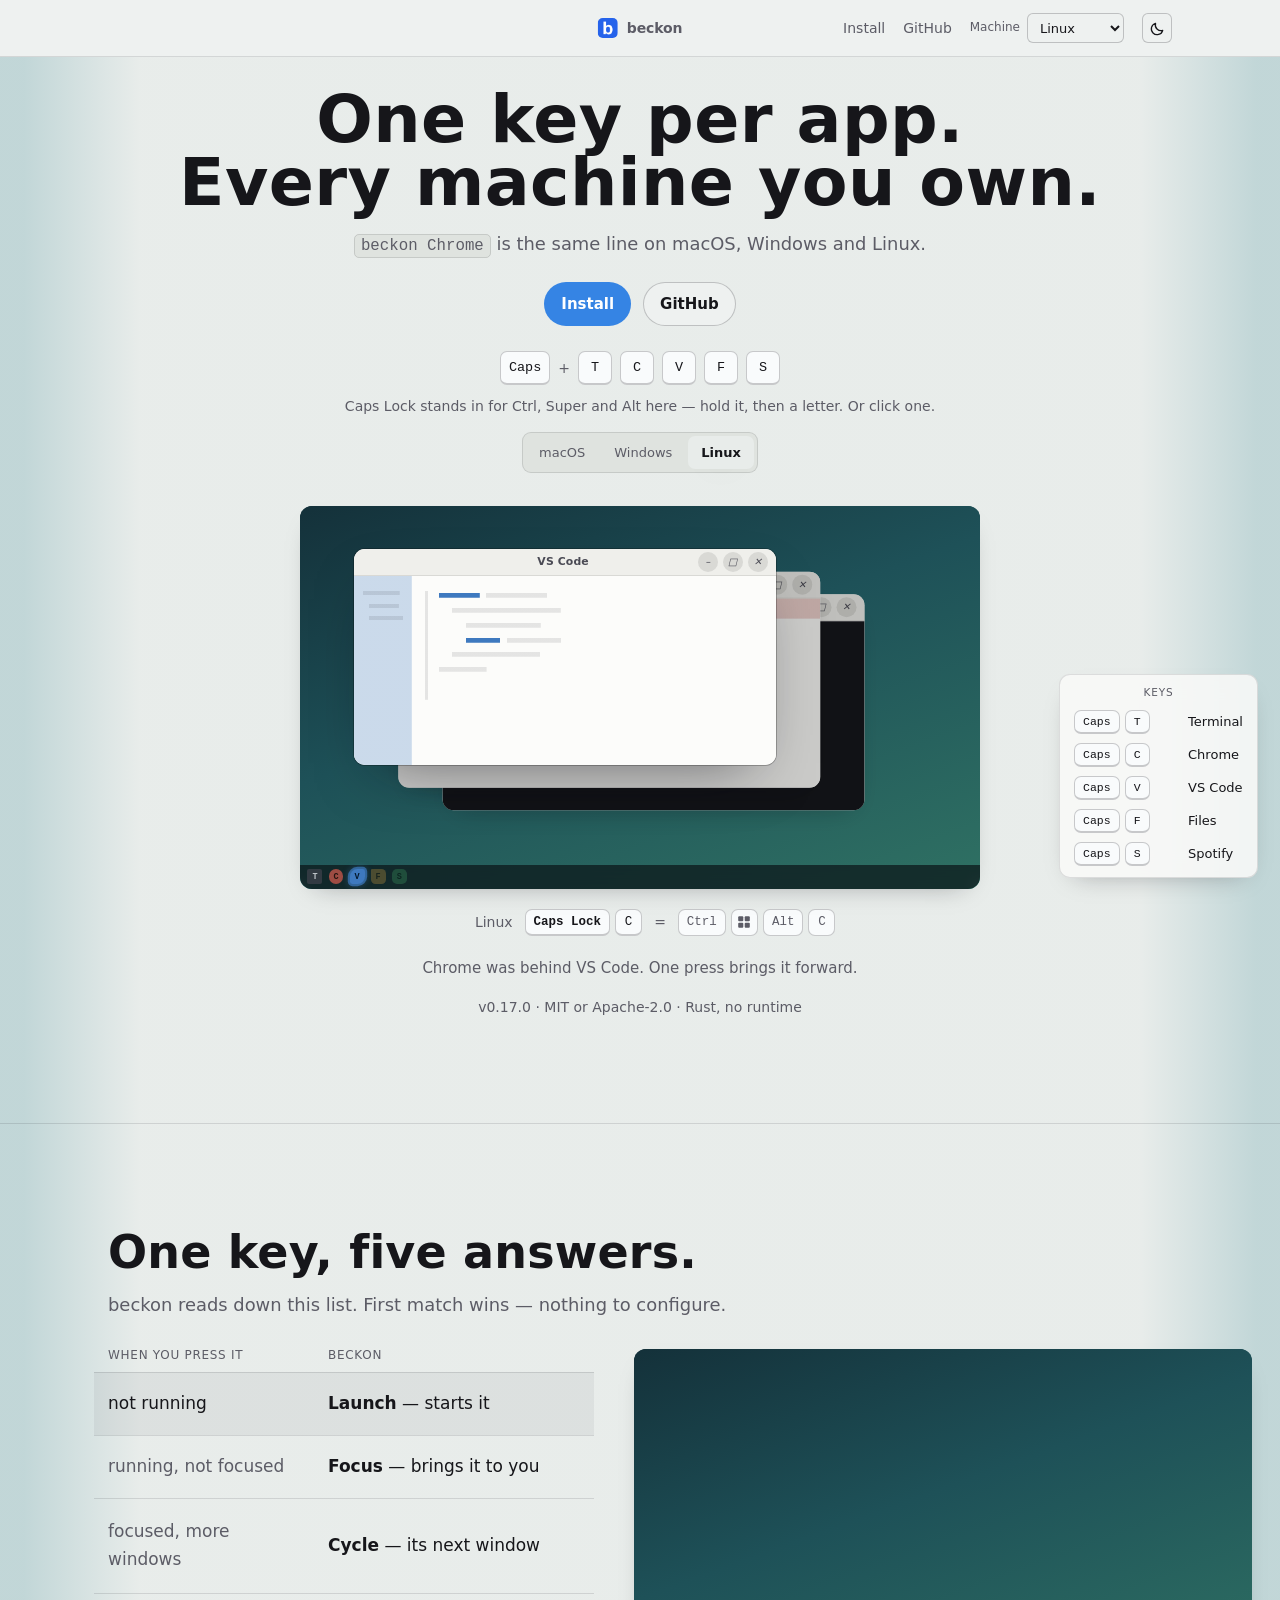
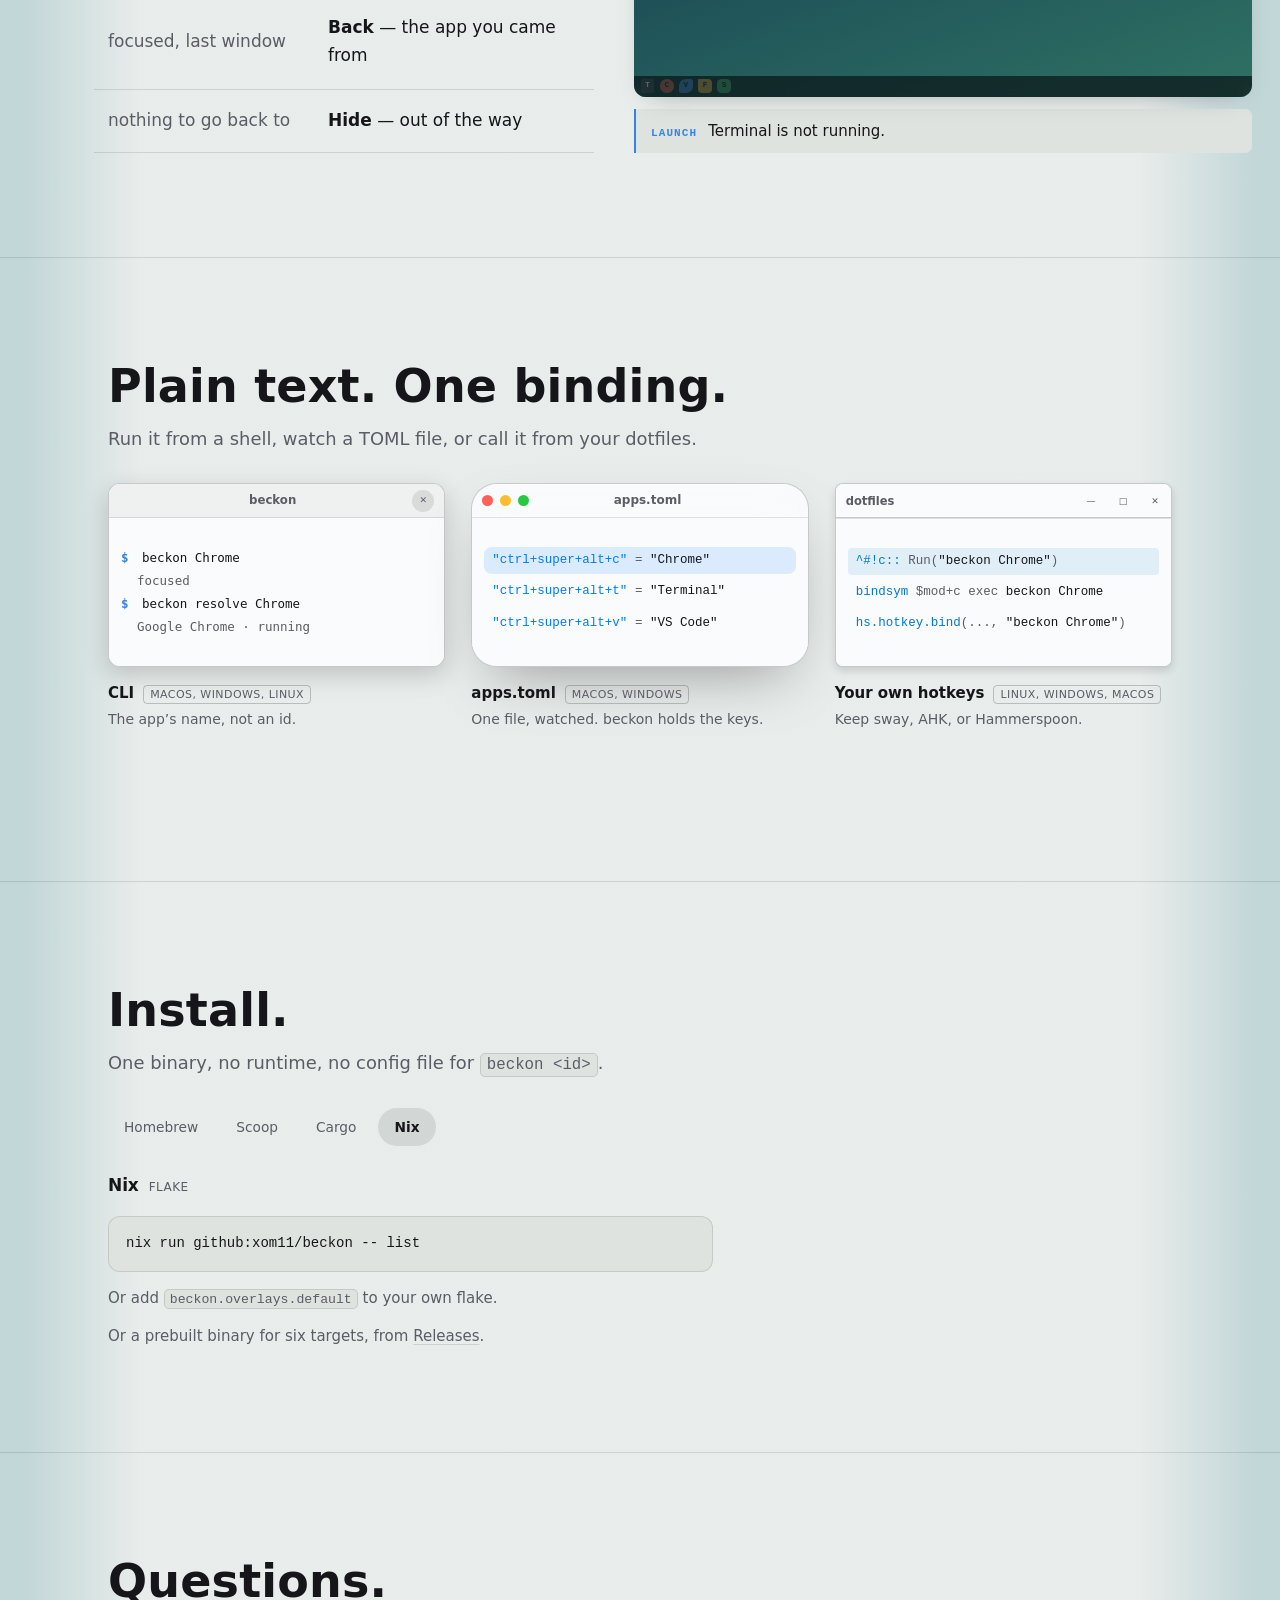
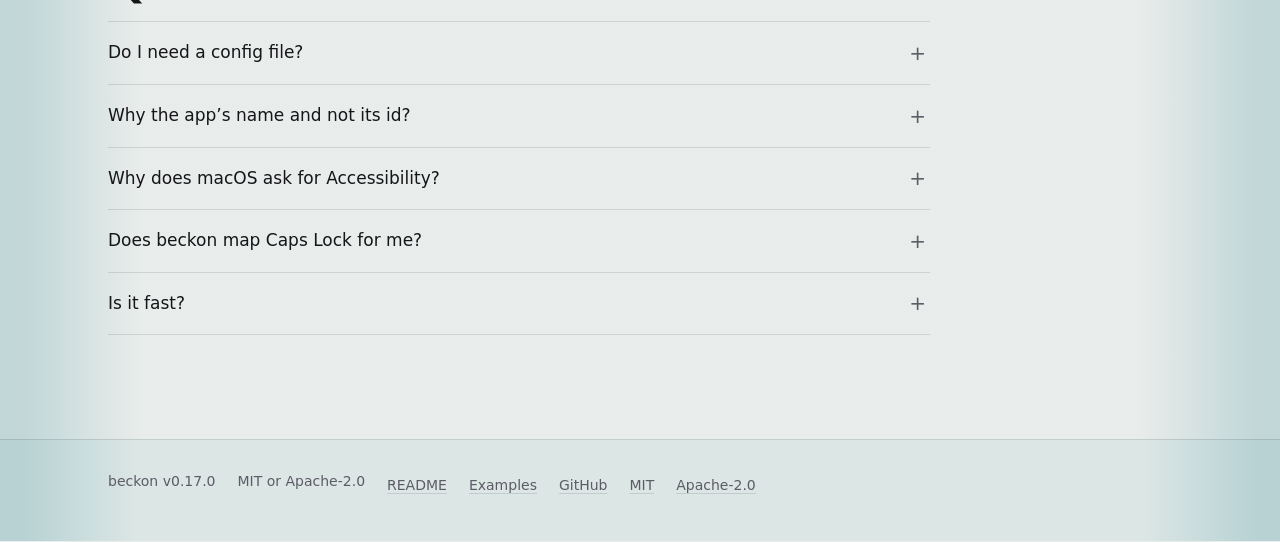
<file: site/index.html>
<!doctype html>
<html lang="en">
<head>
<meta charset="utf-8">
<meta name="viewport" content="width=device-width, initial-scale=1">
<title>beckon — one key per app, on every machine</title>

<meta name="description" content="One key per app: press it to launch the app, focus it, cycle its windows, or hide it. beckon runs on macOS, Windows and Linux, and beckon Chrome is the same line on all three.">

<!-- THE SHARE CARD IS `og.png`, NOT `icon-512.png`, AND THE TWO LINES THAT SAY
     SO ARE `og:image` AND `twitter:card` TOGETHER. Pointing at the 512x512 app
     icon made every paste of this URL — Facebook, Zalo, X, Slack, iMessage —
     render as a small square of the letter `b` beside the text. Two independent
     causes, so fixing either alone leaves it small: a square is not the 1.91:1
     a feed lays out edge to edge, and `summary` is by definition the small-
     thumbnail card. `og.png` is 1200x630 and is generated by
     tools/make-og-card.mjs; tools/check-site.sh pins the file's real dimensions
     against the two `og:image:*` lines below, so they cannot drift apart.

     `og:image` MUST STAY ABSOLUTE. Every scraper here fetches it out of band,
     with no document to resolve a relative path against — the one line on this
     page where a root-relative href would silently 404 rather than break
     visibly in a browser. Same for `og:url`.

     `icon-512.png` is untouched and still the apple-touch-icon: a home-screen
     tile wants the square. -->
<meta property="og:title" content="beckon — one key per app, on every machine">
<meta property="og:description" content="One key per app: press it to launch, focus, cycle its windows, or hide. The same line, beckon Chrome, on macOS, Windows and Linux.">
<meta property="og:type" content="website">
<meta property="og:url" content="https://xom11.github.io/beckon/">
<meta property="og:site_name" content="beckon">
<meta property="og:locale" content="en_US">
<meta property="og:image" content="https://xom11.github.io/beckon/og.png">
<meta property="og:image:type" content="image/png">
<meta property="og:image:width" content="1200">
<meta property="og:image:height" content="630">
<meta property="og:image:alt" content="beckon — One key per app. Every machine you own. The command beckon Chrome, shown for macOS, Windows and Linux.">
<meta name="twitter:card" content="summary_large_image">

<link rel="icon" href="favicon.png" type="image/png">
<link rel="apple-touch-icon" href="icon-512.png">
<link rel="stylesheet" href="beckon.css">

<!-- The page's two personalisation axes — theme and OS — resolved BEFORE first
     paint, and nothing else. Both scripts at the end of <body> are `defer`, so
     they run after the document is parsed and can run after the first paint: a
     reader whose stored theme differs from their OS preference got a full paint
     of the dark canvas and then a flip to the light one, the highest-delta flash
     this palette can produce.

     `data-os` NOW DRESSES THE WHOLE DOCUMENT, not just the desk — corners,
     materials, accent, the title bar's window controls, and what a control does
     when you push it. So a late resolution is no longer a small jump in one
     component; it is the entire page changing clothes after paint. That is what
     makes this script load-bearing rather than a nicety.

     UNRECOGNISED PLATFORM -> linux, deliberately. The two positive tests are
     broad (macOS and iOS carry "Macintosh" / "like Mac OS X", Windows carries
     "Windows NT"), so the residue is close to "demonstrably neither" — which is
     what the Linux column already means here: a bucket for every desktop rather
     than a named product. And linux is the cheapest place to be wrong: the other
     two each preselect an installer that cannot exist on a machine that is not
     one of them. Nothing is unreachable either way — all four install panels are
     one click apart, all three modifier lines stay on screen, and the switch in
     the title bar corrects it in one keystroke.

     iOS and iPadOS get the macOS column. beckon ships no iOS build, so there is
     no correct answer; the useful one for an Apple reader is the Apple column.
     The demos ask for a bare letter precisely so that this costs nothing on a
     device with no modifier keys — and every key is also a button.

     `&&` rather than `?.`: a SyntaxError in an inline script is not catchable
     by the try/catch around it, and would take the theme bootstrap down with it
     on any engine older than optional chaining. -->
<script>
  try {
    var d = document.documentElement.dataset;
    var t = localStorage.getItem('beckon-theme');
    if (t) d.theme = t;
    var o = localStorage.getItem('beckon-os');
    if (!o) {
      var p = (navigator.userAgentData && navigator.userAgentData.platform)
              || navigator.userAgent;
      o = /Mac/i.test(p) ? 'macos' : /Win/i.test(p) ? 'windows' : 'linux';
    }
    d.os = o;
  } catch (e) {}
</script>
</head>
<body id="top">

<!-- THE TITLE BAR — the page's first sentence, and it has no words in it.
     ================================================================
     It is drawn as the title bar of the machine the reader is on. What carries
     that now is WHERE THE TITLE SITS: centred on macOS and GNOME, hard left on
     Windows. By the time anyone reads "One key per app. Every machine you own."
     the page has already made that claim in a shape they recognise.

     THE FAKE WINDOW CONTROLS ARE GONE, 2026-08-14, in all three skins — the
     three dots on the left (macOS), the `─ ▢ ✕` glyph row on the right
     (Windows) and the circular pill on the right (GNOME). They were inert and
     `aria-hidden`, which is exactly the problem: the top-right corner of a page
     is where a reader's real controls live, and beckon put two working ones
     (Machine, theme) directly beside a row of dead ones that look like the
     window buttons of the browser above them. Removing them costs the skin one
     tell and keeps two; the desks in §4 still draw real window chrome, because
     there it depicts an actual window rather than dressing up a page.

     Do not re-add them "just for macOS". The dots read as harmless because they
     are on the left, but they were the same ornament and they went for the same
     reason.

     Both controls on the right ship `hidden`; beckon.js removes it. Neither does
     anything without JS, and everything they change is already fully on screen
     without them. A <select> rather than a cycling <button>: there are three
     machines, so a button could only ever offer the next one and its accessible
     name would name a state the reader is not in.

     THE THEME BUTTON IS A SUN OR A MOON, not the word "Theme". It is the only
     control on the bar whose whole job is a binary the icon can state, and the
     glyph shown is the one you get by pressing it — sun while dark, moon while
     light — which is the same thing its `aria-label` has always said. The label
     is still where the accessible name comes from; the SVG is `aria-hidden`. -->
<header class="bar">
  <div class="wrap">
    <a class="brand" href="#top">
      <img src="favicon.png" alt="" width="20" height="20">
      beckon
    </a>
    <!-- TWO LINKS, NOT FOUR. `How` and `Config` were in-page anchors on a page
         that is now five short sections — scrolling reaches them faster than
         reading a menu does. Cutting them is also what buys the centred title
         its room: with four links the bar had no gap wide enough to centre
         anything in, and a title centred in the leftover space landed hard left
         and read as a bug. -->
    <nav class="bar-links">
      <a href="#install">Install</a>
      <a href="https://github.com/xom11/beckon">GitHub</a>
    </nav>
    <span class="os-switch" id="os-switch" hidden>
      <label for="os-select">Machine</label>
      <select id="os-select">
        <option value="macos">macOS</option>
        <option value="windows">Windows</option>
        <option value="linux">Linux</option>
      </select>
    </span>
    <button id="theme" class="ghost ghost-icon" type="button" hidden>
      <svg class="ico" viewBox="0 0 20 20" aria-hidden="true" focusable="false">
        <g class="ico-sun">
          <circle cx="10" cy="10" r="3.4"/>
          <path d="M10 2.2v1.8M10 16v1.8M4.5 4.5l1.3 1.3M14.2 14.2l1.3 1.3M2.2 10h1.8M16 10h1.8M4.5 15.5l1.3-1.3M14.2 5.8l1.3-1.3"/>
        </g>
        <g class="ico-moon">
          <path d="M16.1 12.3A6.8 6.8 0 0 1 7.7 3.9a6.8 6.8 0 1 0 8.4 8.4z"/>
        </g>
      </svg>
    </button>
  </div>
</header>

<main>

  <!-- HERO — one machine, the reader's, at full size.
       ================================================================
       THE LAYOUT DID NOT CHANGE IN THIS REDESIGN, and that is deliberate. The
       desk's width is `min(1000px, max(680px, (100vh - 528px) * 1.7778))` and the
       528 in it was MEASURED — nav, headline, one-line lead, buttons, press row
       and OS strip put the desk's top edge at 527px at 1440 wide. Every clamp
       above the desk feeds that number. Rearranging the hero into two columns
       would have invalidated all of it for a picture that is already the widest
       thing on the page. What changed here is the word count and the chrome.

       THE CLAIM IS A CONTROL, NOT A SENTENCE. The OS strip on the desk's top
       edge redraws the desk in another machine's chrome with the gesture
       unchanged — and now redraws the page around it too — so "the same key on
       every machine" is something the reader does rather than reads. The three
       chords under the desk name what that key really is on each one.

       THE DESK IS aria-hidden AND .demo-steps IS THE TRANSCRIPT. That paragraph
       is not sr-only; it is the sentence a reader gets whether or not any of this
       paints.

       WITHOUT JS the desk runs a 6s loop, the OS strip stays hidden (it is inert
       without JS) and ALL THREE chord rows stay on screen — which is the
       cross-platform claim surviving in the one mode that cannot switch. With JS,
       `.is-live` cancels the loop, the strip appears, and CSS keeps only the
       reader's own chord row.

       WITH JS THE WINDOWS ARE REAL WINDOWS: drag them by the title bar, resize
       from the bottom-right corner, and the three title-bar buttons minimise,
       maximise and close. None of that is beckon — it focuses and launches, and
       never touches geometry — which is why the transcript says so the moment a
       window is moved. -->

  <section id="hero" class="hero" aria-labelledby="hero-h">
    <div class="wrap">

      <h1 id="hero-h">One key per app.<br>Every machine you own.</h1>

      <!-- One line, kept to one line. The demo is the argument and every sentence
           above it pushes the desk further past the fold. -->
      <p class="lead"><code>beckon Chrome</code> is the same line on macOS, Windows and Linux.</p>

      <div class="hero-cta">
        <a class="btn btn-solid" href="#install">Install</a>
        <a class="btn btn-line" href="https://github.com/xom11/beckon">GitHub</a>
      </div>

      <div class="demo hero-demo" id="hero-demo">

        <!-- Above the desk, not below it. The instruction is what a reader needs
             first, and a 1000px desk pushes anything under it past the fold on a
             900px screen. Ships hidden because it is inert without JS; the chord
             rows under the desk are what a JS-off reader gets, and they carry
             more (the real chord on all three machines). -->
        <div class="press" id="hero-press" hidden></div>

        <!-- `aria-hidden` IS ON THE SLOT, NOT ON `.desks`, and that is the whole
             reason this grid is not the hidden thing. The picture is what has
             nothing for a screen reader to say; the OS strip below is three real
             buttons, and a focusable control inside an aria-hidden subtree is a
             defect — the same rule the HUD states in its own words further down.
             With the attribute one level up, all three buttons were reachable by
             Tab and announced as nothing at all. -->
        <div class="desks">

          <!-- The OS strip. Ships hidden — it is inert without JS — and beckon.js
               fills it with three buttons that write the same `data-os` the title
               bar's switch writes, so the two stay in step. It sits ON the desk's
               top edge rather than beside a label, because it is a control over
               the picture below it, not a caption. -->
          <div class="os-seg" id="hero-os" hidden></div>

          <div class="desk-slot is-wide" aria-hidden="true">
            <div class="desk" data-os="macos" data-scene="hero" id="hero-desk">
              <div class="desk-sky"></div>
              <!-- `data-key` is the letter that beckons this app, printed on the
                   icon: the dock is the only place on the page where the key and
                   the thing it reaches are the same object. It ships in the markup
                   rather than being written by JS so a reader with JS off gets it
                   too, and tools/check-site.sh pins every pair against README's own
                   table — twice, once per dock — so a rebinding cannot leave the
                   dock teaching the old letter.

                   `data-app` + `data-key` IS A RESERVED PAIR and appears on these
                   two docks and nowhere else on the page. The check counts
                   occurrences and requires exactly 2; any other element that wanted
                   to name a binding would push the count to 3 and fail CI for a
                   reason nobody would find. Everything else that names a binding
                   uses `data-bind`.

                   `is-focused` marks the one app that currently has focus — here
                   VS Code, which is what the windows above show. -->
              <div class="desk-bar">
                <span class="dock-app is-up" data-app="Terminal" data-key="T"></span>
                <span class="dock-app is-up" data-app="Chrome" data-key="C"></span>
                <span class="dock-app is-up is-focused" data-app="VS Code" data-key="V"></span>
                <span class="dock-app" data-app="Files" data-key="F"></span>
                <span class="dock-app" data-app="Spotify" data-key="S"></span>
              </div>
              <div class="desk-wins">
                <div class="win is-focused" data-app="VS Code" style="--slot:0; z-index:3">
                  <div class="win-bar"><span class="win-lights"><i></i><i></i><i></i></span><span class="win-name">VS Code</span><span class="win-ctl"><i></i><i></i><i></i></span></div>
                  <div class="win-body"></div>
                </div>
                <div class="win" data-app="Chrome" style="--slot:1; z-index:2">
                  <div class="win-bar"><span class="win-lights"><i></i><i></i><i></i></span><span class="win-name">Chrome</span><span class="win-ctl"><i></i><i></i><i></i></span></div>
                  <div class="win-body"></div>
                </div>
                <div class="win" data-app="Terminal" style="--slot:2; z-index:1">
                  <div class="win-bar"><span class="win-lights"><i></i><i></i><i></i></span><span class="win-name">Terminal</span><span class="win-ctl"><i></i><i></i><i></i></span></div>
                  <div class="win-body"></div>
                </div>
              </div>
            </div>
          </div>
        </div>

        <!-- What that key really is, on each machine. ALL THREE ROWS SHIP, and CSS
             keeps only the reader's own once `data-os` is resolved — so a reader
             with JS off, who has no OS strip to press, still gets the
             cross-platform claim in full.

             CAPS LOCK LEADS ON ALL THREE ROWS, and the real chord follows it
             behind an `=`. A draft of this redesign cut Caps Lock from here as
             three rows of clutter, which was wrong for a reason only visible
             from the running page: the demo's own gate REQUIRES Caps Lock — see
             the 90-line argument in beckon.js under "the Caps Lock gate" — and
             the press row it writes says so. Cutting it here left the page
             teaching one gesture and the thing under it asking for another.

             Printing only Caps Lock would be the other kind of wrong:
             `"ctrl+super+alt+t"` is what actually goes in apps.toml, and a
             reader has to be able to copy it.

             WHO DOES THE MAPPING IS IN THE FAQ, and it has to be somewhere: the
             three notes that used to sit in these rows — "Hyper, via Karabiner",
             "built into beckon", "via kanata or xkb" — were the only place the
             page said beckon holds Caps ITSELF on some machines and not on
             others, and for a while after they went nothing said it at all. The
             `=` on the macOS and Linux rows was then claiming a gesture beckon
             has no part in on either — in a RELEASED beckon it holds Caps on
             Windows and nowhere else, which is the FAQ entry's whole subject.
             The rows keep all three Caps caps, because the demo below asks
             every reader for the same key; the entry says who answers it.

             ALL THREE ROWS NAME THE SAME THREE MODIFIERS, and examples/linux/
             was changed to match: it used to bind a bare `Super`. Three rows
             saying one thing is the argument the row set exists to make.

             AND EACH ROW RUNS LEFT TO RIGHT IN THE ORDER THE KEYS SIT UNDER
             THE READER'S HAND. A PC's bottom row is Ctrl, Super, Alt, space;
             a Mac's is Control, Option, Command, space — so the macOS row is
             ⌃ ⌥ ⌘ and not the ⌘ ⌃ ⌥ that reads naturally when you say the
             chord out loud. The row is a picture of a keyboard, not a
             sentence about one, and a reader matching it to the hardware
             should not have to reorder anything in their head. -->
        <ul class="mods hero-chords">
          <li class="os-row" data-os="macos">
            <span class="mod-os">macOS</span>
            <span class="chord"><kbd class="key is-caps">Caps Lock</kbd><kbd class="key is-letter">C</kbd></span>
            <span class="chord-is">=</span>
            <span class="chord is-alias"><kbd class="key is-glyph"><span aria-hidden="true">&#8963;</span><span class="sr-only">Control</span></kbd><kbd class="key is-glyph"><span aria-hidden="true">&#8997;</span><span class="sr-only">Option</span></kbd><kbd class="key is-glyph"><span aria-hidden="true">&#8984;</span><span class="sr-only">Command</span></kbd><kbd class="key is-letter">C</kbd></span>
          </li>
          <li class="os-row" data-os="windows">
            <span class="mod-os">Windows</span>
            <span class="chord"><kbd class="key is-caps">Caps Lock</kbd><kbd class="key is-letter">C</kbd></span>
            <span class="chord-is">=</span>
            <span class="chord is-alias"><kbd class="key">Ctrl</kbd><kbd class="key is-glyph"><svg class="glyph" viewBox="0 0 12 12" aria-hidden="true" focusable="false"><rect x=".2" y=".2" width="5.1" height="5.1" rx="1"/><rect x="6.7" y=".2" width="5.1" height="5.1" rx="1"/><rect x=".2" y="6.7" width="5.1" height="5.1" rx="1"/><rect x="6.7" y="6.7" width="5.1" height="5.1" rx="1"/></svg><span class="sr-only">Windows key</span></kbd><kbd class="key">Alt</kbd><kbd class="key is-letter">C</kbd></span>
          </li>
          <li class="os-row" data-os="linux">
            <span class="mod-os">Linux</span>
            <span class="chord"><kbd class="key is-caps">Caps Lock</kbd><kbd class="key is-letter">C</kbd></span>
            <span class="chord-is">=</span>
            <span class="chord is-alias"><kbd class="key">Ctrl</kbd><kbd class="key is-glyph"><svg class="glyph" viewBox="0 0 12 12" aria-hidden="true" focusable="false"><rect x=".2" y=".2" width="5.1" height="5.1" rx="1"/><rect x="6.7" y=".2" width="5.1" height="5.1" rx="1"/><rect x=".2" y="6.7" width="5.1" height="5.1" rx="1"/><rect x="6.7" y="6.7" width="5.1" height="5.1" rx="1"/></svg><span class="sr-only">Super</span></kbd><kbd class="key">Alt</kbd><kbd class="key is-letter">C</kbd></span>
          </li>
        </ul>

        <p class="demo-steps">Chrome was behind VS Code. One press brings it forward.</p>
      </div>

      <p class="hero-meta">v0.17.0 &middot; MIT or Apache-2.0 &middot; Rust, no runtime</p>

    </div>

    <!-- The cheat sheet, and it belongs to THIS section now. It used to be
         `position: fixed`, pinned for the whole scroll, and it followed the
         reader down past every section that has no key to press — sitting over
         the install commands and the FAQ as a floating control for a demo three
         screens above.

         It is a zero-height sticky dock instead, and it is a child of #hero
         rather than of <body>: a sticky element is constrained to its
         containing block's PADDING box, and #hero's padding box ends exactly at
         the rule between this section and the next. So it floats at the bottom
         of the viewport for as long as the hero is on screen, comes to rest on
         that rule, and goes no further.

         It is a real labelled group of real buttons — NOT aria-hidden, because
         a focusable control inside an aria-hidden subtree is a defect, and
         because these buttons are how a reader with no keyboard presses a key
         at all. Ships `hidden`; beckon.js fills it. -->
    <div class="hud-dock">
      <div class="hud" id="hud" role="group" aria-label="Demo keys" hidden></div>
    </div>
  </section>

  <!-- HOW — the table is the control.
       ================================================================
       WITHOUT JS this is a table and one looping desk: the loop shows the ring
       case, which is the row the section's lead points at. WITH JS beckon.js turns
       each row header into a <button> that rebuilds the desk, makes the desk
       pressable, and lights the row whose step just fired.

       The row headers ship as plain text, not as disabled buttons: a button that
       does nothing is the failure this ordering exists to prevent.

       THE TWO GROUP HEADINGS ARE GONE. They said "You are somewhere else" and
       "You are already in it", which was eight words spent restating what the
       first column already says once the conditions are written as conditions.
       The five rows carry it now.

       THE STEP NUMBERS ARE GONE and stay gone. They were AGENTS.md's own — 4, 5,
       5a-5c — carried here as a citation, but a reader does not have that document
       open, and the numbering begins at 4 because steps 1-3 are read-the-id /
       resolve-the-name / scan-the-windows, none of which is visible from outside.
       `data-step` stays on each row as the internal id JS uses to set a scene; it
       is never shown, and CI forbids the class that used to show it.

       That last sentence USED to name the forbidden class, and check-site.sh
       failed on this comment — `grep` cannot tell markup from a comment, which
       is the same mechanism that let a commented-out example of the letter table
       satisfy the letter-table check on its own for as long as it existed. Do
       not quote a pinned string anywhere in this file, including here. -->
  <section id="how" aria-labelledby="how-h">
    <div class="wrap">
      <h2 id="how-h">One key, five answers.</h2>
      <!-- ONE LINE, AND THAT IS A LAYOUT CONSTRAINT AS MUCH AS AN EDIT. The two
           sentences this replaces ran to two lines at every width from 900 up,
           and the second line was 30px the exhibit below could have spent on
           the picture. Measured against the 58ch measure at 1512x982: this is
           580px of ink in 724px, i.e. 80%, where the pair it replaces was 93%
           of a SECOND line. Headroom is the point — the face is Segoe UI on one
           machine and Cantarell on another, and a rewrite that fits at 97% here
           wraps there and gives the 30px straight back.

           WHAT WAS CUT: "it decides from what is already on screen". The first
           column of the table below is nothing but screen states — not running,
           running, focused — so the clause was captioning a picture that was
           already in frame. -->
      <p class="lead">beckon reads down this list. First match wins — nothing to configure.</p>

      <div class="how-grid">

        <table class="how-table" id="how-table">
          <thead>
            <tr>
              <th scope="col">When you press it</th>
              <th scope="col">beckon</th>
            </tr>
          </thead>
          <tbody>
            <tr data-step="4"><th scope="row">not running</th>
              <td><span class="how-do">Launch</span> &mdash; starts it</td></tr>
            <tr data-step="5"><th scope="row">running, not focused</th>
              <td><span class="how-do">Focus</span> &mdash; brings it to you</td></tr>
            <!-- The only cell that ever wrapped, and a wrapped row broke the one
                 thing this table is for: five branches you take in at a glance, one
                 line each. Measured at the widest layout, where this column is
                 narrowest in proportion: 280px available, this needs 261px, and the
                 obvious shorter rewrites sat at 276px and 283px. 4px of headroom is
                 not headroom when the face is Segoe UI on one machine and Cantarell
                 on another. -->
            <tr data-step="5a"><th scope="row">focused, more windows</th>
              <td><span class="how-do">Cycle</span> &mdash; its next window</td></tr>
            <tr data-step="5b"><th scope="row">focused, last window</th>
              <td><span class="how-do">Back</span> &mdash; the app you came from</td></tr>
            <tr data-step="5c"><th scope="row">nothing to go back to</th>
              <td><span class="how-do">Hide</span> &mdash; out of the way</td></tr>
          </tbody>
        </table>

        <div class="demo how-demo" id="how-demo">
          <div class="desks" aria-hidden="true">
            <div class="desk-slot is-wide">
              <div class="desk" data-os="macos" data-scene="5a" id="how-desk">
                <div class="desk-sky"></div>
                <div class="desk-wins">
                  <div class="win is-focused" data-app="Chrome" style="--slot:0; z-index:3">
                    <div class="win-bar"><span class="win-lights"><i></i><i></i><i></i></span><span class="win-name">Chrome</span><span class="win-ctl"><i></i><i></i><i></i></span></div>
                    <div class="win-body"></div>
                  </div>
                  <div class="win" data-app="Chrome" style="--slot:1; z-index:2">
                    <div class="win-bar"><span class="win-lights"><i></i><i></i><i></i></span><span class="win-name">Chrome</span><span class="win-ctl"><i></i><i></i><i></i></span></div>
                    <div class="win-body"></div>
                  </div>
                  <div class="win" data-app="Terminal" style="--slot:2; z-index:1">
                    <div class="win-bar"><span class="win-lights"><i></i><i></i><i></i></span><span class="win-name">Terminal</span><span class="win-ctl"><i></i><i></i><i></i></span></div>
                    <div class="win-body"></div>
                  </div>
                </div>
                <div class="desk-bar">
                  <span class="dock-app is-up" data-app="Terminal" data-key="T"></span>
                  <span class="dock-app is-up is-focused" data-app="Chrome" data-key="C"></span>
                  <span class="dock-app" data-app="VS Code" data-key="V"></span>
                  <span class="dock-app" data-app="Files" data-key="F"></span>
                  <span class="dock-app" data-app="Spotify" data-key="S"></span>
                </div>
              </div>
            </div>
          </div>

          <!-- NO PRESS ROW HERE, and that is the change rather than an
               oversight. This section used to carry its own `Caps + T C V F S`
               strip and the sentence explaining it — the same strip and the
               same sentence the hero prints one screen above. Twice is once too
               many: by the time a reader is reading the five branches they have
               already been taught the gesture, and the row was pushing the
               readout, which is the one line that changes per branch, further
               down the column.

               Removing the element rather than hiding it is deliberate:
               `buildPress(null)` returns null and every call site is guarded, so
               the desk stays clickable through `wireDesk` and the keyboard still
               routes here. tools/check-site.sh no longer lists `how-press` among
               the controls that must ship hidden, because there is no longer a
               control to ship. -->
          <!-- THERE IS NO PAUSE/PLAY BUTTON, and there was one for about an
               hour. It went because the loop is the default state now: the
               section plays on its own, a row click aims it at one branch, and
               the loop holds by itself while the pointer or the keyboard is
               inside the picture. A button that says "Pause" beside something
               that already stops when you reach for it is a control explaining
               a behaviour rather than providing one. -->
          <div class="readout" id="how-readout" hidden></div>

          <!-- The JS-OFF transcript, and beckon.js hides it the moment the
               readout is live. With JS off this paragraph is the only words this
               section has; with JS on the readout says the same kind of thing
               per branch and says it about what is actually on screen, so
               keeping both would print two captions for one picture. -->
          <p class="demo-steps">Two Chrome windows and a terminal. Three presses: focus, next
          window, back.</p>
        </div>

      </div>
    </div>
  </section>

  <!-- CONFIG — plain text, one binding.
       ================================================================
       Three pictures that carry the whole configuration story without naming a
       GUI: run the CLI directly on any OS, let `beckon serve` watch `apps.toml`
       on macOS and Windows, or invoke `beckon` from an existing hotkey daemon /
       window manager dotfile (sway, Hyprland, AutoHotkey, Hammerspoon).

       EACH DOOR IS DRAWN IN A FIXED DESIGN LANGUAGE, not in the reader's.
       `data-os` here is a drawing instruction on the figure, unrelated to
       :root[data-os].

       NO <pre> IN HERE, deliberately: beckon.js attaches a copy button to every
       <pre> on the page, and "Copy" on a shell transcript would copy the prompt
       and the output with it. The real, copyable commands are in #install. -->
  <section id="config" aria-labelledby="config-h">
    <div class="wrap">
      <h2 id="config-h">Plain text. One binding.</h2>
      <p class="lead">Run it from a shell, watch a TOML file, or call it from your dotfiles.</p>

      <ul class="doors">

        <li class="door" data-os="linux">
          <div class="door-win">
            <div class="door-bar"><span class="door-title">beckon</span><span class="door-ctl"><i></i></span></div>
            <div class="door-body">
              <div class="term" aria-hidden="true">
                <span class="term-line"><span class="term-ps">$</span> beckon Chrome</span>
                <span class="term-line is-out">focused</span>
                <span class="term-line"><span class="term-ps">$</span> beckon resolve Chrome</span>
                <span class="term-line is-out">Google Chrome &middot; running</span>
              </div>
            </div>
          </div>
          <p class="door-cap"><b>CLI</b> <span class="door-on">macOS, Windows, Linux</span></p>
          <p class="door-note">The app&rsquo;s name, not an id.</p>
        </li>

        <li class="door" data-os="macos">
          <div class="door-win">
            <div class="door-bar"><span class="door-ctl"><i></i><i></i><i></i></span><span class="door-title">apps.toml</span></div>
            <div class="door-body">
              <div class="toml" aria-hidden="true">
                <span class="toml-line is-on" data-bind="C"><span class="t-k">"ctrl+super+alt+c"</span> <span class="t-o">=</span> <span class="t-v">"Chrome"</span></span>
                <span class="toml-line" data-bind="T"><span class="t-k">"ctrl+super+alt+t"</span> <span class="t-o">=</span> <span class="t-v">"Terminal"</span></span>
                <span class="toml-line" data-bind="V"><span class="t-k">"ctrl+super+alt+v"</span> <span class="t-o">=</span> <span class="t-v">"VS Code"</span></span>
              </div>
            </div>
          </div>
          <p class="door-cap"><b>apps.toml</b> <span class="door-on">macOS, Windows</span></p>
          <p class="door-note">One file, watched. beckon holds the keys.</p>
        </li>

        <li class="door" data-os="windows">
          <div class="door-win">
            <div class="door-bar"><span class="door-title">dotfiles</span><span class="door-ctl"><i></i><i></i><i></i></span></div>
            <div class="door-body">
              <div class="toml" aria-hidden="true">
                <span class="toml-line is-on" data-bind="C"><span class="t-k">^#!c::</span> <span class="t-o">Run(</span><span class="t-v">"beckon Chrome"</span><span class="t-o">)</span></span>
                <span class="toml-line"><span class="t-k">bindsym</span> <span class="t-o">$mod+c exec</span> <span class="t-v">beckon Chrome</span></span>
                <span class="toml-line"><span class="t-k">hs.hotkey.bind</span><span class="t-o">(...,</span> <span class="t-v">"beckon Chrome"</span><span class="t-o">)</span></span>
              </div>
            </div>
          </div>
          <p class="door-cap"><b>Your own hotkeys</b> <span class="door-on">Linux, Windows, macOS</span></p>
          <p class="door-note">Keep sway, AHK, or Hammerspoon.</p>
        </li>

      </ul>

      <!-- THE LETTER TABLE USED TO BE HERE and it was redundant three times
           over. Every dock icon on both desks already prints its letter ON the
           icon — the one place where the key and the thing it reaches are the
           same object — and the pinned cheat sheet lists all five as real
           buttons for the whole hero. A third listing taught nothing the reader
           had not already been shown twice, and it was the only table on the
           page that could not be pressed.

           tools/check-site.sh moved WITH the content rather than losing it. It
           still reads README's own letter table, and it still refuses a
           rebinding that the page has not followed — but it now checks the two
           places the pairing actually lives: `data-key` on the docks, and
           DESK_APPS in desk.js, which is what fills the cheat sheet. The
           guarantee is the same one; it is asserted where the content is.

           The examples/ link went with it. It is in the footer, which is where
           a link that is not part of an argument belongs. -->
    </div>
  </section>

  <!-- INSTALL.
       JS-OFF FIRST, and this is a correctness requirement rather than a
       preference. All four panels ship VISIBLE and the tablist ships with the
       `hidden` attribute; beckon.js removes `hidden` from the tablist and adds it
       to three panels. Written the other way round a reader with JS off gets three
       empty gaps and no way to install on their own machine.

       `[hidden] { display: none !important }` in beckon.css is what makes the
       tablist's own `hidden` survive `.tabs { display: flex }`; without it the
       class rule wins on source order and the strip ships visible and inert.

       EACH PANEL'S CLASS ATTRIBUTE IS EXACTLY THE ONE WORD. CI's hidden-guard is
       a regex anchored on that exact attribute, so adding a second class to a
       panel — a state class, a modifier — makes the guard unable to match and it
       then reports green whatever the markup does. A companion check counts the
       four bare attributes to catch that, and it is the check that caught this
       very comment when it quoted the attribute verbatim: `grep` sees a comment
       as markup, so the quote counted as a fifth and sixth panel.

       The panels carry NO role="tabpanel" here — beckon.js sets it, with
       tabindex="0", at the moment it reveals the tablist. Shipped in the markup it
       left the JS-off page announcing four tab panels for a tab widget that is
       display:none.

       The command text is FIXED: tools/check-site.sh asserts these five lines
       byte-match README.md. Restyle freely; do not re-author them. -->
  <section id="install" aria-labelledby="install-h">
    <div class="wrap">
      <h2 id="install-h">Install.</h2>
      <p class="lead">One binary, no runtime, no config file for <code>beckon &lt;id&gt;</code>.</p>

      <div class="tabs" role="tablist" aria-label="Install method" hidden>
        <button class="tab" type="button" role="tab" id="tab-brew"  aria-controls="panel-brew"  aria-selected="true">Homebrew</button>
        <button class="tab" type="button" role="tab" id="tab-scoop" aria-controls="panel-scoop" aria-selected="false">Scoop</button>
        <button class="tab" type="button" role="tab" id="tab-cargo" aria-controls="panel-cargo" aria-selected="false">Cargo</button>
        <button class="tab" type="button" role="tab" id="tab-nix"   aria-controls="panel-nix"   aria-selected="false">Nix</button>
      </div>

      <div class="panels">

        <section class="panel" id="panel-brew" aria-labelledby="panel-brew-h">
          <h3 id="panel-brew-h">Homebrew <span class="panel-os">macOS &middot; Linux</span></h3>
<pre><code>brew install xom11/tap/beckon</code></pre>
          <p class="note">Resident mode is one more line. macOS asks for Accessibility once.</p>
<pre><code>brew services start beckon</code></pre>
        </section>

        <section class="panel" id="panel-scoop" aria-labelledby="panel-scoop-h">
          <h3 id="panel-scoop-h">Scoop <span class="panel-os">Windows</span></h3>
<pre><code>scoop bucket add xom11 https://github.com/xom11/scoop-bucket
scoop install xom11/beckon</code></pre>
          <p class="note">Puts the tray app in your Start menu. First launch writes a starter
          <code>apps.toml</code>.</p>
        </section>

        <section class="panel" id="panel-cargo" aria-labelledby="panel-cargo-h">
          <h3 id="panel-cargo-h">Cargo <span class="panel-os">from git</span></h3>
<pre><code>cargo install --git https://github.com/xom11/beckon</code></pre>
          <p class="note">Needs Rust 1.75+ and a system C / MSVC toolchain.</p>
        </section>

        <section class="panel" id="panel-nix" aria-labelledby="panel-nix-h">
          <h3 id="panel-nix-h">Nix <span class="panel-os">flake</span></h3>
<pre><code>nix run github:xom11/beckon -- list</code></pre>
          <p class="note">Or add <code>beckon.overlays.default</code> to your own flake.</p>
        </section>

      </div>

      <p class="note">Or a prebuilt binary for six targets, from
      <a href="https://github.com/xom11/beckon/releases">Releases</a>.</p>
    </div>
  </section>

  <!-- QUESTIONS. Native <details>/<summary>, so every answer is reachable with JS
       off; beckon.js only closes the siblings when one opens.

       FIVE ENTRIES, DOWN FROM NINE. The nine were 951 words — 54% of the old
       page's visible text — and the ones that survive are the ones a reader hits
       before they can succeed: what the config file is for, why an app is named
       rather than identified, the permission macOS will ask for, who maps Caps
       Lock, and whether it is fast. They are collapsed, so they cost nothing on
       screen and everything is one click away.

       The five that went: why the demo asks for a bare letter (it is now obvious
       from the demo), Linux hotkey registration and GNOME Wayland (both name
       compositors, which this page no longer does), the Windows settings window
       (it is a picture in #config now), and Caps Lock.

       CAPS LOCK IS BACK, AND IT ANSWERS ONE QUESTION RATHER THAN CARRYING THE
       FEATURE. The old entry tried to explain an opt-in that installs a
       low-level keyboard hook and has three real failure modes, which cannot be
       done honestly in under 200 words — that is still true, and the README is
       still where it goes. But cutting it left NOTHING on the page saying who
       does the mapping, while the chord rows in the hero print `Caps Lock C =`
       on all three machines. Those rows are the only place the page makes the
       claim, so this is the one line that keeps them honest — see the note over
       `.hero-chords`.

       IT SAYS WINDOWS, AND ONLY WINDOWS, BECAUSE THAT IS WHAT SHIPS. A draft of
       this entry read "on macOS and Windows it can", which is true of `main`
       and false of every released beckon: `crates/beckon-macos/src/caps_tap.rs`
       is in no tag — `git cat-file -e v0.9.6:<that path>` fails, and so does
       v0.9.5 and v0.9.4. (`git show v0.9.6:crates/beckon-cli/src/serve.rs |
       grep caps_tap` returns five hits and not one of them is the module; they
       are the config field `keyboard.caps_tap`, which has parsed far longer
       than anything has honoured it on that OS. A grep is not a release.) This
       page is the landing page for the SHIPPED product — `tools/check-site.sh`
       pins the version printed on it to `Cargo.toml` — so a reader who installs
       the version this page names has to get every behaviour it promises.

       THE LINK IS PLACED, NOT DECORATIVE. It sits inside the Windows sentence
       because README's section is headed "Caps Lock as the beckon key (Windows,
       opt-in)" and its three caveats — UIPI under an elevated window, other
       remappers, and the low-level keyboard hook — are all Windows facts. A
       macOS reader sent there finds nothing that addresses them. When macOS
       Caps ships, this entry and that heading move together or the link starts
       lying again. -->
  <section id="faq" aria-labelledby="faq-h">
    <div class="wrap">
      <h2 id="faq-h">Questions.</h2>

      <div class="faq-list">

        <details>
          <summary>Do I need a config file?</summary>
          <p>Not for <code>beckon &lt;id&gt;</code>. Ids resolve against the machine&rsquo;s own
          metadata on every call, so there is nothing to generate and nothing to keep in sync.
          Only the resident mode reads a file, and that file is a hotkey table.</p>
        </details>

        <details>
          <summary>Why the app&rsquo;s name and not its id?</summary>
          <p>Because ids drift and names do not. Chrome and Brave mint a hash into a web app&rsquo;s
          id when you install it, so the dotfile you copied to a second laptop silently stops
          working. The display name is the same on all of them. A canonical id still works, and is
          the right answer when two apps share a name.</p>
        </details>

        <details>
          <summary>Why does macOS ask for Accessibility?</summary>
          <p>Raising another application&rsquo;s window goes through the Accessibility API, and macOS
          gates it behind an explicit grant. The grant is bound to the binary&rsquo;s code signature,
          so rebuilding beckon yourself can invalidate it. <code>beckon doctor</code> reports
          whether the process it is running in is trusted.</p>
        </details>

        <details>
          <summary>Does beckon map Caps Lock for me?</summary>
          <p>On Windows it can, once you turn it on &mdash; beckon holds the key itself, and
          Caps then stands in for the chord. The
          <a href="https://github.com/xom11/beckon/blob/main/README.md">README</a> has what
          turning that on costs. On macOS and Linux it does not: there Caps Lock is whatever
          your own remapper makes it &mdash; Karabiner, kanata, xkb &mdash; and beckon only
          ever sees the chord that comes out. Either way it is the chord, not the Caps key,
          that goes in your config.</p>
        </details>

        <details>
          <summary>Is it fast?</summary>
          <p>The whole focus-or-launch path measured about <strong>57 ms</strong> on the ARM64
          Windows 11 laptop beckon is developed against, and about <strong>95&ndash;105 ms</strong>
          on the macOS laptop it is developed against. Each figure is one machine and one run
          series, not a benchmark suite &mdash; and the macOS one is mostly the OS, not beckon.</p>
        </details>

      </div>
    </div>
  </section>

</main>

<footer>
  <div class="wrap">
    <span>beckon v0.17.0</span>
    <span>MIT or Apache-2.0</span>
    <a href="https://github.com/xom11/beckon/blob/main/README.md">README</a>
    <a href="https://github.com/xom11/beckon/tree/main/examples">Examples</a>
    <a href="https://github.com/xom11/beckon">GitHub</a>
    <a href="https://github.com/xom11/beckon/blob/main/LICENSE-MIT">MIT</a>
    <a href="https://github.com/xom11/beckon/blob/main/LICENSE-APACHE">Apache-2.0</a>
  </div>
</footer>

<script src="desk.js" defer></script>
<script src="beckon.js" defer></script>
</body>
</html>
</file>
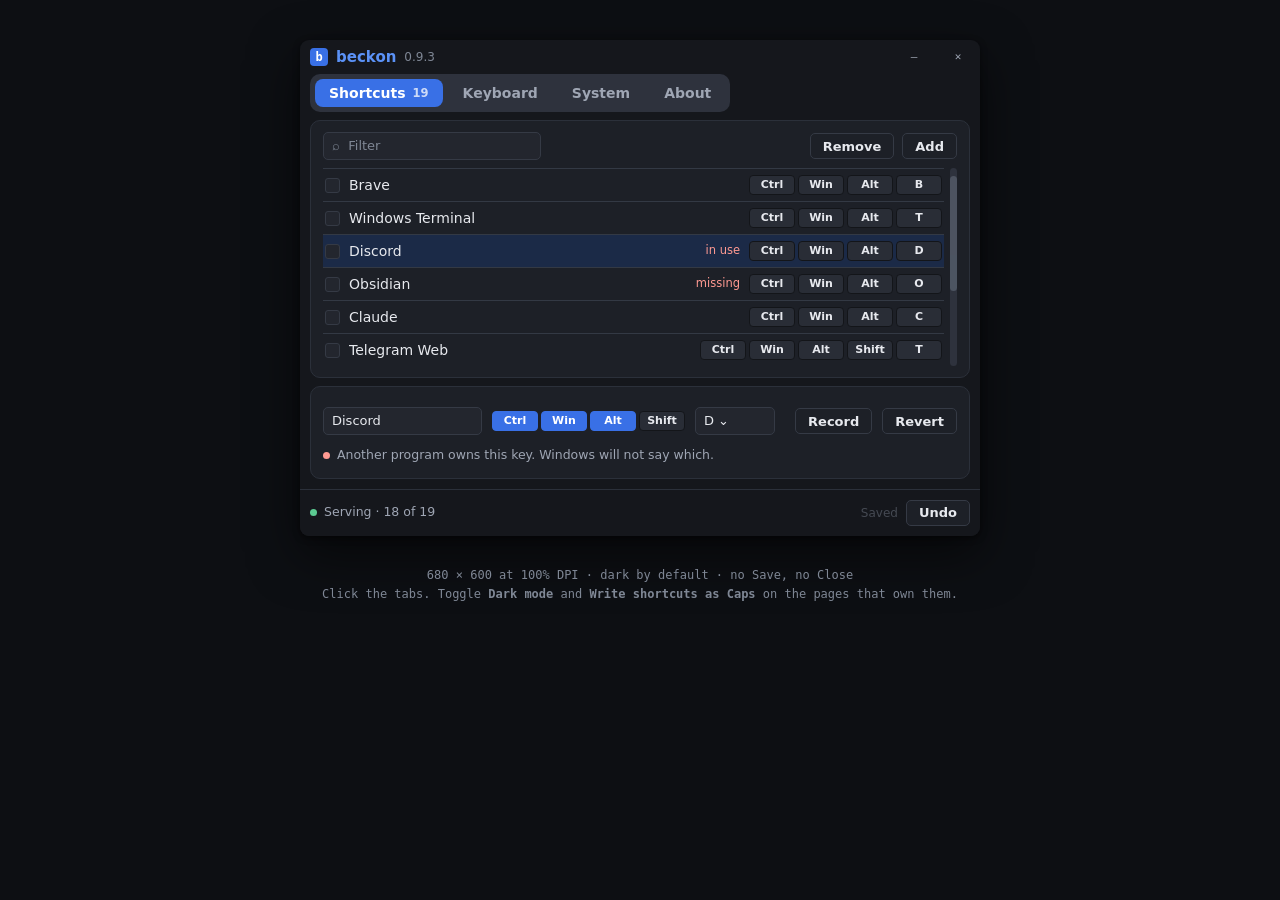
<file: docs/superpowers/specs/2026-08-14-four-doors-mockup.html>
<!doctype html>
<html lang="en">
<head>
<meta charset="utf-8">
<meta name="viewport" content="width=device-width, initial-scale=1">
<title>Four Doors — beckon-serve settings window mockup</title>
<!--
  REFERENCE DRAWING for docs/superpowers/specs/2026-08-14-four-doors-settings-window-design.md
  Open this file in a browser. Nothing here is production code -- it is a
  faithful picture of the agreed window, at the agreed size, in the agreed
  colours, so a build session can check its own output against something.

  What is real and should be copied:
    - 680 px window width, 34 px title bar, 36 px tab strip
    - the light and dark palettes (the :root / .dark token blocks below are the
      SAME hex values as crates/beckon-windows/src/settings_window/theme.rs)
    - the row order and the exact on-screen wording of every label
    - which page draws which control, and that System/About draw no Save

  What is NOT real:
    - HTML/CSS is not how this is built. Every "control" here is a div. The
      real window is hand-written Win32 + GDI with owner-drawn buttons.
    - proportions inside a row are approximate; the design doc's arithmetic is
      the authority, and G1 in its gate list is what settles the widths.
    - the interactions wired up (tab switch, the two toggles, the expander)
      exist so the drawing can be inspected in every state, not as a spec for
      how the real controls behave.
-->
<style>
  :root{
    --w-bg:#F2F4F8; --w-card:#FFFFFF; --w-border:#DCE0E8; --w-div:#DDE1E9;
    --w-ink:#15181E; --w-mut:#5A6270; --w-faint:#6F7785;
    --w-acc:#2563EB; --w-fill:#2563EB; --w-on:#FFFFFF; --w-soft:#E8F0FF;
    --w-field:#FFFFFF; --w-fieldb:#D2D8E3; --w-cap:#FFFFFF; --w-cape:#B6BFCF;
    --w-strip:#D9DDE7; --w-striph:#CBD1DE; --w-off:#8B93A3; --w-thumb:#FFFFFF;
    --w-ok:#067647; --w-warn:#8A5406; --w-bad:#B42318;
    --font-ui:system-ui,'Segoe UI Variable Text','Segoe UI',sans-serif;
    --font-mono:ui-monospace,'Cascadia Code',Consolas,monospace;
  }
  body{margin:0;padding:40px 20px;background:#e8ebf2;font-family:var(--font-ui);
       display:flex;flex-direction:column;align-items:center;gap:18px}
  body.dark{background:#0d0f13}
  .hint{font-family:var(--font-mono);font-size:12px;color:#6F7785;text-align:center;max-width:680px;line-height:1.6}
  body.dark .hint{color:#7F8795}

  .win{
    width:680px;min-width:680px;border-radius:9px;overflow:hidden;
    background:var(--w-bg);color:var(--w-ink);font-size:14px;line-height:1.35;
    box-shadow:0 2px 6px rgba(21,24,30,.10),0 18px 50px rgba(21,24,30,.18);
  }
  .win.dark{
    --w-bg:#15171C; --w-card:#1D2027; --w-border:#2B303A; --w-div:#333944;
    --w-ink:#E7E9EE; --w-mut:#9FA6B4; --w-faint:#7F8795;
    --w-acc:#5B92F7; --w-fill:#3970E6; --w-soft:#1B2A47;
    --w-field:#23262E; --w-fieldb:#353A45; --w-cap:#292D36; --w-cape:#131519;
    --w-strip:#2E323D; --w-striph:#3A3F4C; --w-off:#5A6270; --w-thumb:#E7E9EE;
    --w-ok:#5CCB92; --w-warn:#F2C46B; --w-bad:#FF9A92;
    box-shadow:0 2px 6px rgba(0,0,0,.5),0 18px 50px rgba(0,0,0,.55);
  }
  .titlebar{height:34px;display:flex;align-items:center;gap:8px;padding-left:10px}
  .appicon{width:18px;height:18px;border-radius:4px;background:var(--w-fill);color:#fff;
           font-family:var(--font-mono);font-size:12px;font-weight:700;
           display:flex;align-items:center;justify-content:center}
  .wordmark{color:var(--w-acc);font-weight:600;font-size:15px}
  .ver{color:var(--w-faint);font-size:12px}
  .capbtns{margin-left:auto;display:flex}
  .capbtn{width:44px;height:34px;display:flex;align-items:center;justify-content:center;
          color:var(--w-mut);font-size:11px;font-family:var(--font-mono)}
  .tabstrip{display:flex;padding:0 10px 8px}
  .trough{display:flex;background:var(--w-strip);padding:2px;border-radius:10px}
  .pill{appearance:none;border:0;background:transparent;cursor:pointer;font-family:var(--font-ui);
        font-size:14px;font-weight:600;color:var(--w-mut);padding:6px 14px;border-radius:8px;
        margin:3px;display:flex;align-items:center;gap:7px}
  .pill:hover{background:var(--w-striph);color:var(--w-ink)}
  .pill[aria-selected="true"]{background:var(--w-fill);color:var(--w-on)}
  .pill .n{font-size:11.5px;opacity:.75;font-variant-numeric:tabular-nums}
  .page{padding:0 10px 10px;display:none;min-height:326px}
  .page.on{display:block}
  .card{background:var(--w-card);border:1px solid var(--w-border);border-radius:10px;
        padding:11px 12px;margin-bottom:8px}
  .card:last-child{margin-bottom:0}
  .headrow{display:flex;align-items:center;gap:8px;margin-bottom:8px}
  .headrow .spacer{margin-left:auto}
  .field{background:var(--w-field);border:1px solid var(--w-fieldb);border-radius:5px;height:26px;
         display:flex;align-items:center;padding:0 8px;color:var(--w-ink);font-size:13px}
  .field.cue{color:var(--w-faint)}
  .btn{appearance:none;cursor:default;height:26px;padding:0 12px;border-radius:5px;
       border:1px solid var(--w-fieldb);background:var(--w-card);color:var(--w-ink);
       font-family:var(--font-ui);font-size:13px;font-weight:600;white-space:nowrap}
  .btn.glyph{width:28px;padding:0;font-family:var(--font-mono);font-size:13px;
             color:var(--w-mut);border-color:transparent;background:transparent}
  .listwrap{display:flex;gap:6px}
  .list{flex:1;min-width:0;border-top:1px solid var(--w-div)}
  .sbar{width:7px;border-radius:4px;background:var(--w-strip);position:relative;flex:none}
  .sbar i{position:absolute;left:0;right:0;top:4%;height:58%;border-radius:4px;
          background:var(--w-off);opacity:.7}
  .lrow{display:flex;align-items:center;gap:9px;height:32px;
        border-bottom:1px solid var(--w-div);padding:0 2px}
  .lrow:last-child{border-bottom:0}
  .lrow.sel{background:var(--w-soft)}
  .tick{width:13px;height:13px;border:1px solid var(--w-fieldb);border-radius:3px;
        flex:none;background:var(--w-field)}
  .lapp{flex:1;min-width:0;overflow:hidden;text-overflow:ellipsis;white-space:nowrap}
  .st{font-size:11.5px;white-space:nowrap;width:78px;text-align:right}
  .st.bad{color:var(--w-bad)}
  .chips{display:flex;gap:3px;flex:none}
  .cap{font-size:11px;font-weight:600;background:var(--w-cap);border:1px solid var(--w-cape);
       border-radius:4px;padding:2px 6px;min-width:32px;text-align:center;line-height:1.2}
  .cap.caps{border-color:var(--w-fill);color:var(--w-acc);font-weight:700}
  .cap.on{background:var(--w-fill);border-color:var(--w-fill);color:#fff}
  /* full chord is the DEFAULT; the Caps shorthand is opt-in */
  .chips.shortform{display:none}
  .win.capsview .chips.shortform{display:flex}
  .win.capsview .chips.longform{display:none}
  .chips.always{display:flex}
  .srow{display:flex;align-items:center;gap:10px;padding:7px 0;min-height:32px}
  .srow .lab{flex:1;min-width:0}
  .srow .val{font-size:12.5px;color:var(--w-faint);white-space:nowrap}
  .sw{width:36px;height:20px;border-radius:999px;background:var(--w-off);position:relative;
      flex:none;cursor:pointer}
  .sw::after{content:"";position:absolute;top:2px;left:2px;width:16px;height:16px;
             border-radius:50%;background:var(--w-thumb)}
  .sw.on{background:var(--w-fill)}
  .sw.on::after{left:18px;background:#fff}
  .divider{height:1px;background:var(--w-div);margin:4px 0}
  .slider{display:flex;align-items:center;gap:10px;flex:none}
  .track{width:120px;height:4px;border-radius:2px;background:var(--w-off);position:relative}
  .track .fill{position:absolute;left:0;top:0;bottom:0;width:73%;border-radius:2px;background:var(--w-fill)}
  .track .thumb{position:absolute;left:73%;top:50%;width:14px;height:14px;margin:-7px 0 0 -7px;
                border-radius:50%;background:var(--w-fill);border:2px solid var(--w-card)}
  .pct{font-size:12.5px;color:var(--w-mut);font-variant-numeric:tabular-nums;width:34px;text-align:right}
  .dot{width:7px;height:7px;border-radius:50%;flex:none}
  .dot.ok{background:var(--w-ok)} .dot.warn{background:var(--w-warn)} .dot.bad{background:var(--w-bad)}
  .note{display:flex;gap:7px;align-items:flex-start;font-size:12.5px;color:var(--w-mut);padding:3px 0}
  .note .dot{margin-top:5px}
  .exp{display:flex;align-items:center;gap:8px;font-size:13px;color:var(--w-acc);padding:6px 0;cursor:pointer}
  .caret{font-family:var(--font-mono);font-size:11px}
  .expbody{padding:2px 0 4px 20px}
  .cmdbar{display:flex;align-items:center;gap:8px;padding:10px;
          border-top:1px solid var(--w-border);background:var(--w-bg)}
  .cmdbar .spacer{margin-left:auto}
  .status{display:flex;align-items:center;gap:7px;font-size:12.5px;color:var(--w-mut)}
  .saved{font-size:12px;color:var(--w-faint);opacity:.45;transition:opacity .2s}
  .aboutid{text-align:center;padding:14px 0 4px}
  .aboutid .big{width:48px;height:48px;border-radius:11px;background:var(--w-fill);color:#fff;
                font-family:var(--font-mono);font-size:28px;font-weight:700;
                display:flex;align-items:center;justify-content:center;margin:0 auto 10px}
  .aboutid .nm{font-size:17px;font-weight:600}
  .kv{display:flex;align-items:center;gap:12px;padding:7px 0;
      border-bottom:1px solid var(--w-div);font-size:13px}
  .kv:last-child{border-bottom:0}
  .kv .k{width:74px;color:var(--w-mut);flex:none}
  .kv .v{flex:1;font-family:var(--font-mono);font-size:12.5px;
         overflow:hidden;text-overflow:ellipsis;white-space:nowrap}
  .kv .cp{color:var(--w-faint);font-size:11px}
  .linkrow{display:flex;gap:8px;justify-content:center;padding:14px 0 4px}
</style>
</head>
<body class="dark">

<div class="win dark" id="w">
  <div class="titlebar">
    <div class="appicon">b</div><span class="wordmark">beckon</span><span class="ver">0.9.3</span>
    <div class="capbtns"><div class="capbtn">&#8212;</div><div class="capbtn">&#10005;</div></div>
  </div>

  <div class="tabstrip">
    <div class="trough" role="tablist">
      <button class="pill" role="tab" aria-selected="true" data-tab="p1">Shortcuts <span class="n">19</span></button>
      <button class="pill" role="tab" aria-selected="false" data-tab="p2">Keyboard</button>
      <button class="pill" role="tab" aria-selected="false" data-tab="p3">System</button>
      <button class="pill" role="tab" aria-selected="false" data-tab="p4">About</button>
    </div>
  </div>

  <!-- ============================ SHORTCUTS ============================ -->
  <div class="page on" id="p1">
    <div class="card">
      <div class="headrow">
        <div class="field cue" style="width:200px">&#8981;&nbsp; Filter</div>
        <span class="spacer"></span>
        <button class="btn">Remove</button><button class="btn">Add</button>
      </div>
      <div class="listwrap">
        <div class="list">
          <div class="lrow"><span class="tick"></span><span class="lapp">Brave</span><span class="st"></span>
            <span class="chips shortform"><span class="cap caps">Caps</span><span class="cap">B</span></span>
            <span class="chips longform"><span class="cap">Ctrl</span><span class="cap">Win</span><span class="cap">Alt</span><span class="cap">B</span></span></div>
          <div class="lrow"><span class="tick"></span><span class="lapp">Windows Terminal</span><span class="st"></span>
            <span class="chips shortform"><span class="cap caps">Caps</span><span class="cap">T</span></span>
            <span class="chips longform"><span class="cap">Ctrl</span><span class="cap">Win</span><span class="cap">Alt</span><span class="cap">T</span></span></div>
          <div class="lrow sel"><span class="tick"></span><span class="lapp">Discord</span><span class="st bad">in use</span>
            <span class="chips shortform"><span class="cap caps">Caps</span><span class="cap">D</span></span>
            <span class="chips longform"><span class="cap">Ctrl</span><span class="cap">Win</span><span class="cap">Alt</span><span class="cap">D</span></span></div>
          <div class="lrow"><span class="tick"></span><span class="lapp">Obsidian</span><span class="st bad">missing</span>
            <span class="chips shortform"><span class="cap caps">Caps</span><span class="cap">O</span></span>
            <span class="chips longform"><span class="cap">Ctrl</span><span class="cap">Win</span><span class="cap">Alt</span><span class="cap">O</span></span></div>
          <div class="lrow"><span class="tick"></span><span class="lapp">Claude</span><span class="st"></span>
            <span class="chips shortform"><span class="cap caps">Caps</span><span class="cap">C</span></span>
            <span class="chips longform"><span class="cap">Ctrl</span><span class="cap">Win</span><span class="cap">Alt</span><span class="cap">C</span></span></div>
          <!-- a binding on any OTHER chord never collapses: that is what makes it
               visible at a glance, and why the "other chord" status word could go -->
          <div class="lrow"><span class="tick"></span><span class="lapp">Telegram Web</span><span class="st"></span>
            <span class="chips always"><span class="cap">Ctrl</span><span class="cap">Win</span><span class="cap">Alt</span><span class="cap">Shift</span><span class="cap">T</span></span></div>
        </div>
        <div class="sbar"><i></i></div>
      </div>
    </div>
    <div class="card">
      <div class="srow">
        <div class="field" style="width:168px">Discord</div>
        <span class="chips"><span class="cap on">Ctrl</span><span class="cap on">Win</span><span class="cap on">Alt</span><span class="cap">Shift</span></span>
        <div class="field" style="width:74px">D &#8964;</div>
        <span class="spacer" style="margin-left:auto"></span>
        <button class="btn">Record</button><button class="btn">Revert</button>
      </div>
      <div class="note"><span class="dot bad"></span><span>Another program owns this key. Windows will not say which.</span></div>
    </div>
  </div>

  <!-- ============================= KEYBOARD ============================= -->
  <div class="page" id="p2">
    <div class="card">
      <div class="srow"><span class="lab">Use Caps Lock as a shortcut key</span><span class="sw on"></span></div>
      <div class="divider"></div>
      <div class="srow">
        <span class="lab" style="flex:none;width:44px">Hold</span>
        <span class="chips"><span class="cap on">Ctrl</span><span class="cap on">Win</span><span class="cap on">Alt</span></span>
        <span class="spacer" style="margin-left:auto"></span>
        <span class="lab" style="flex:none;width:32px">Tap</span>
        <div class="field" style="width:150px">Caps Lock &#8964;</div>
      </div>
      <div class="divider"></div>
      <div class="srow">
        <span class="lab">Write shortcuts as <span class="cap caps">Caps</span> instead of
          <span class="cap">Ctrl</span> <span class="cap">Win</span> <span class="cap">Alt</span></span>
        <span class="sw" id="capsview" role="switch" aria-checked="false"></span>
      </div>
    </div>
    <div class="card">
      <div class="exp" id="capsexp"><span class="caret">&#9656;</span>If Caps Lock does nothing</div>
      <div class="expbody" id="capsbody" style="display:none">
        <div class="note"><span class="dot warn"></span><span>An admin window has focus &#8212; Caps is blocked there. Type the chord instead; that always works.</span></div>
        <div class="note"><span class="dot warn"></span><span>Another remapper holds Caps &#8212; kanata, PowerToys, AutoHotkey.</span></div>
      </div>
    </div>
  </div>

  <!-- ============================== SYSTEM ============================== -->
  <div class="page" id="p3">
    <div class="card">
      <div class="srow"><span class="lab">Pause shortcuts</span><span class="sw"></span></div>
      <div class="srow"><span class="lab">Start with Windows</span><span class="sw on"></span></div>
      <div class="srow" style="justify-content:flex-end"><button class="btn">Reload</button></div>
      <div class="divider"></div>
      <div class="srow"><span class="lab">Dark mode</span><span class="sw on" id="darkmode" role="switch" aria-checked="true"></span></div>
      <div class="srow"><span class="lab">Window transparency</span>
        <span class="slider"><span class="pct">96%</span><span class="track"><span class="fill"></span><span class="thumb"></span></span></span>
      </div>
      <div class="divider"></div>
      <div class="srow"><span class="lab">apps.windows.toml</span><span class="val">&#8230;\shortcuts\</span>
        <button class="btn glyph">&#8599;</button><button class="btn glyph">&#9636;</button></div>
      <div class="srow"><span class="lab">beckon-serve.log</span><span class="val">112 KB</span>
        <button class="btn glyph">&#8599;</button><button class="btn glyph">&#9636;</button></div>
    </div>
  </div>

  <!-- =============================== ABOUT =============================== -->
  <div class="page" id="p4">
    <div class="card">
      <div class="aboutid"><div class="big">b</div><div class="nm">beckon 0.9.3</div></div>
      <div class="divider"></div>
      <div class="kv"><span class="k">Build</span><span class="v">aarch64-pc-windows-msvc &#183; 2026-08-13</span><span class="cp">&#8452;</span></div>
      <div class="kv"><span class="k">Location</span><span class="v">&#8230;\scoop\apps\beckon\current\</span><span class="cp">&#8452;</span></div>
      <div class="kv"><span class="k">Licence</span><span class="v">MIT OR Apache-2.0</span><span class="cp">&#8452;</span></div>
      <div class="divider"></div>
      <div class="note"><span class="dot ok"></span><span>The keyboard hook is installed only while Caps Lock is on, or while you are recording a shortcut. beckon keeps no record of what you type.</span></div>
      <div class="linkrow">
        <button class="btn">GitHub</button><button class="btn">Releases</button><button class="btn">Report a bug</button>
      </div>
    </div>
  </div>

  <!-- the dot is a DRAWN GDI Ellipse in the real window, never the character -->
  <div class="cmdbar">
    <span class="status"><span class="dot ok"></span>Serving &#183; 18 of 19</span>
    <span class="spacer"></span>
    <span class="saved" id="savedmark">Saved</span>
    <button class="btn">Undo</button>
  </div>
</div>

<p class="hint">
  680 &#215; 600 at 100% DPI &#183; dark by default &#183; no Save, no Close<br>
  Click the tabs. Toggle <b>Dark mode</b> and <b>Write shortcuts as Caps</b> on the pages that own them.
</p>

<script>
(function(){
  var win = document.getElementById('w');
  var tabs = win.querySelectorAll('[data-tab]');
  tabs.forEach(function(p){
    p.addEventListener('click', function(){
      tabs.forEach(function(o){ o.setAttribute('aria-selected','false'); });
      p.setAttribute('aria-selected','true');
      win.querySelectorAll('.page').forEach(function(pg){ pg.classList.remove('on'); });
      var t = document.getElementById(p.getAttribute('data-tab'));
      if (t) t.classList.add('on');
    });
  });
  function flashSaved(){
    var m = document.getElementById('savedmark');
    m.style.opacity = '1';
    setTimeout(function(){ m.style.opacity = '.45'; }, 900);
  }
  function flip(sw){
    var on = sw.classList.toggle('on');
    sw.setAttribute('aria-checked', on ? 'true' : 'false');
    return on;
  }
  var capsview = document.getElementById('capsview');
  capsview.addEventListener('click', function(){
    win.classList.toggle('capsview', flip(capsview)); flashSaved();
  });
  var darkmode = document.getElementById('darkmode');
  darkmode.addEventListener('click', function(){
    var on = flip(darkmode);
    win.classList.toggle('dark', on);
    document.body.classList.toggle('dark', on);
    flashSaved();
  });
  var exp = document.getElementById('capsexp'), body = document.getElementById('capsbody');
  exp.addEventListener('click', function(){
    var open = body.style.display !== 'none';
    body.style.display = open ? 'none' : '';
    exp.querySelector('.caret').innerHTML = open ? '&#9656;' : '&#9662;';
  });
})();
</script>
</body>
</html>
</file>
<file: site/beckon.css>
/* beckon — landing page. No build step: this file is served as written.

   Order, and it is load-bearing:
     1. tokens                 (one bare :root, the dark restatements, the skins)
     2. shell                  (reset, container, title bar, footer)
     3. system                 (rhythm, headings, prose, code, keycap, buttons)
     4. the desk               (ONE component; the hero and #how both use it)
     5. one block per section  (hero, how, config, install, faq)
     6. the HUD
     7. responsive             (three breakpoints, for the whole page)
     8. prefers-reduced-motion (LAST, so it wins)

   THE PAGE WEARS THE READER'S MACHINE. `:root[data-os]` is resolved before
   first paint by the inline script in <head>, and it changes the document's
   corners, materials, accent, control padding, easing curve, the window
   controls in the title bar, and — the part that is actually the signature —
   WHAT A CONTROL DOES WHEN YOU PUSH IT. Underneath, nothing moves: same grid,
   same type scale, same body face, same five app hues, same words. beckon's
   claim is "one line, three machines", and a page that performs that claim is
   stronger than a page that spends 170 words asserting it. §5d is where the
   deleted words used to be.

   §4 IS NOT PART OF THAT REDESIGN and was left byte-identical. The desk's
   animation and its model are settled; the tokens it reads — `--radius`,
   `--radius-sm`, `--shadow`, `--shadow-soft`, every `--win-*`, `--term-*` and
   `--app-*` — therefore keep their values here and are marked. The shell reads
   `--r-*` and `--elev-*` instead. `--accent` is the one token deliberately
   shared: an OS strip in Windows blue on a Windows desk is the point.

   EVERY CUSTOM PROPERTY READ WITH var() ANYWHERE IN THIS FILE IS DEFINED IN
   THE BARE :root BLOCK BELOW — including the ones a rule later sets locally,
   like --app and --slot. tools/check-site.sh collects every property this file
   reads and requires the name in the first `:root {` block, because a token
   that exists only inside @media or [data-theme] renders unstyled for one of
   the three theme states. A local override is fine; a local-only definition is
   not. (That check reads this file with grep, so a comment naming a property
   that does not exist fails it too — which is why none of them do.)

   THAT AUDIT PROVES A NAME EXISTS. IT CANNOT SEE A FORGOTTEN OVERRIDE. A form
   token that is never restated for Windows and Linux silently serves them the
   macOS value, and the page's whole thesis is then refuted by the page itself
   — with CI green. So every token between the `@os-parity` markers carries a
   trailing comment naming all three values, and check-site.sh requires each of
   them to appear in all three skin blocks. */


/* --- 1. tokens ------------------------------------------------------------ */

:root {
  /* UA-painted surfaces — scrollbars, the caret, form controls — follow this,
     not the palette. Restated in both dark blocks because the explicit toggle
     has to win over the OS preference. */
  color-scheme: light dark;

  /* ---- the ground, and the ink on it.
     Warm, never pure #FFF: a white canvas plus a blue accent is the exact
     stock look this page is not.

     EVERY GROUND VALUE IS ONE COLOUR MIXED INTO ONE NEUTRAL, and that shape is
     what keeps the two axes from colliding. `--os-tint` is set by the machine
     (§1f) and by nothing else; the neutral it lands in, and how much of it
     lands, are set by the theme (here, and restated in both §1b blocks) and by
     nothing else. `:root[data-theme="dark"]` and `:root[data-os="macos"]` both
     score (0,2,0), so a token either of them BOTH set would be decided by
     source order — §1b's comment says that has to stay unrepresentable, and
     splitting the colour from the mix is how it does.

     `in oklab`, not the `in srgb` used everywhere else in this file: srgb mixes
     a mid-chroma hue toward a near-black neutral through a muddy grey, which is
     exactly the path every dark-theme value below takes. Every other color-mix
     here mixes two colours of similar lightness, where the two spaces agree. */
  --os-tint:     #7C5CC4;   /* mac #7C5CC4 · win #2A5FC8 · lin #1E8794 — §1f */

  /* HOW MUCH OF THAT COLOUR REACHES THE PAGE, per machine, and it exists
     because the three hues are not equally loud at equal mix. What the eye
     reads as "how coloured is this" is the CHANNEL SPREAD, not the distance
     from neutral, and at one flat percentage the Windows blue came out at a
     spread of 43 against the macOS violet's 27 — half again as loud, and its
     gutter read as a printed stripe down each side of the page rather than as
     a room. Linux stays at 1: its tint is the least chromatic of the three, so
     matching spreads would mean darkening it past both others, and a flat,
     barely-tinted ground is Adwaita anyway.
     Where that lands, measured at --ground-deep as (distance/spread):
       light   mac 53/27   win 48/30   lin 62/22
       dark    mac 63/30   win 40/32   lin 51/28 */
  --tint-scale:  1;         /* mac 1 · win .72 · lin 1 — §1f */

  --bg:          color-mix(in oklab, var(--os-tint) calc( 6% * var(--tint-scale)), #F4F3F0);
  /* EXACTLY --bg's PERCENTAGE, and that is a contrast constraint rather than a
     taste one. This is the fill behind an inline <code> chip, and a chip
     inside a `.lead` puts --fg-dim on it — the tightest pair on the page, at
     5.44:1 before any of this existed. At 11% it measured 4.78:1: still AA,
     and 12% of the headroom spent on a fill nobody looks at. Tint the paper;
     do not tint the paper twice. */
  --bg-raised:   color-mix(in oklab, var(--os-tint) calc( 6% * var(--tint-scale)), #EAE9E4);
  --surface:     color-mix(in oklab, var(--os-tint) calc( 3% * var(--tint-scale)), #FFFFFF);   /* a card, a door body, a popover */
  --surface-2:   color-mix(in oklab, var(--os-tint) calc( 5% * var(--tint-scale)), #F8F7F5);   /* a toolbar or headerbar sitting on a card */

  /* The two rungs above --bg. They are the DESK the page's column sits on, not
     decoration: see §1f for what draws them and why the page has earned the
     right to tint this much of itself. */
  --ground:      color-mix(in oklab, var(--os-tint) calc(15% * var(--tint-scale)), #F4F3F0);
  --ground-deep: color-mix(in oklab, var(--os-tint) calc(26% * var(--tint-scale)), #F4F3F0);

  /* The seam: what a section's own top edge does, and the page's only vertical
     event. It is a TRANSLUCENT wash rather than a fill, which is the whole
     trick — an opaque band would paint over the gutters for its height and
     punch a hole in the desk, so this darkens the gutter and the paper by the
     same amount and the two structures compose instead of fighting.

     LONG AND WEAK, NOT SHORT AND STRONG, and that was measured by looking. The
     first cut ran 9% over 300px and Windows held a flat plate for its first
     76px; at 1:1 both read as a horizontal BAND with a visible lower edge, and
     where a band crossed a gutter the two stacked into a dark corner block, so
     the page picked up a faint plaid. 5% over 460px has no edge to see. The
     rule of thumb this leaves: the seam must be longer than the eye can hold
     as an edge, which is well past the ~104px of section padding it sits in.

     `in srgb`, unlike every other mix in this block: these are mixes toward
     `transparent`, where oklab buys nothing, and it matches --mat-fill, the
     one idiom in this file already proven to composite correctly. */
  --seam-img:
    linear-gradient(180deg,
      color-mix(in srgb, var(--os-tint) calc(5% * var(--tint-scale)), transparent) 0,
      color-mix(in srgb, var(--os-tint) 0%, transparent) 460px);

  /* One gutter: the space outside the reading column on ONE side. Zero at
     --maxw and below, 720px at 2560. Every stop in --ground-img is written
     against it, so the desk is anchored to the page's own measure at every
     width instead of to a hand-picked pixel. */
  --gut:         calc(50% - var(--maxw) / 2);
  /* macOS's shape, and it is the bare default for the same reason every form
     token's is: `data-os` is written by the inline script in <head>, so a
     reader with JS off has no skin at all and gets this block. §1f carries the
     other two and does not restate this one.

     THE SOFT INNER EDGE COLLAPSES WITH THE GUTTER, which is what the min() is
     for and it is not a flourish. A fixed `--gut + 130px` keeps ramping after
     the gutter has run out: at a 1120px viewport --gut is 0, so the ground
     still reached 130px into a column whose text starts at 28, and the first
     glyph of a line sat on it — measured 4.83:1 there against 5.03 at 1440,
     from a layer that is supposed to be outside the reading area entirely.
     Below --maxw every stop collapses to 0 or below and this whole layer
     flattens to --bg, which is the right answer for a page with no margins to
     spare. Note that the stops go NEGATIVE under --maxw rather than clamping;
     that is fine, the gradient line simply extends past the box. */
  --ground-img:
    linear-gradient(90deg,
      var(--ground-deep) 0,
      var(--ground)      calc(var(--gut) * .5),
      var(--bg)          min(calc(var(--gut) * 1.8), calc(var(--gut) + 130px)),
      var(--bg)          calc(100% - min(calc(var(--gut) * 1.8), calc(var(--gut) + 130px))),
      var(--ground)      calc(100% - var(--gut) * .5),
      var(--ground-deep) 100%);

  --fg:          #16161A;
  --fg-dim:      #5C5C66;
  --rule:        rgba(18, 18, 24, .12);
  --rule-hard:   rgba(18, 18, 24, .22);
  --hit:         rgba(18, 18, 24, .05);   /* the table row whose step just fired */
  --rim:         rgba(255, 255, 255, .70);/* the specular top edge of a material */

  /* ---- accent. OS × theme, and it is spent on exactly four things: the
          primary button, the active segment, the focus ring, and the readout
          rail under a desk. Adwaita's own guidance warns against accent on
          large surfaces and Fluent rations it just as hard, so obeying the
          strictest of the three everywhere keeps all three honest. ---- */
  --accent:      #007AFF;   /* mac #007AFF · win #0078D4 · lin #3584E4 */
  --accent-fg:   #FFFFFF;
  --accent-soft: rgba(0, 122, 255, .13);

  --shadow:      0 24px 60px -26px rgba(12, 12, 20, .55);   /* §4 desk — do not retune */
  --shadow-soft: 0 10px 26px -16px rgba(12, 12, 20, .40);   /* §4 desk — do not retune */

  --radius:      12px;      /* §4 desk — do not retune; the shell uses --r-* */
  --radius-sm:   7px;       /* §4 desk — do not retune */
  --pad:         20px;
  --maxw:        1120px;
  --measure:     66ch;
  --measure-lead: 58ch;
  --nav-h:       56px;
  --section-y:   104px;

  /* THE HOST FACE IS NEVER SWAPPED BY THE SKIN, and that is a decision rather
     than an omission. Segoe UI Variable does not exist off Windows and Adwaita
     Sans / Cantarell do not exist off Linux, so a whole-page typeface swap
     serves its most convincing costume to the two thirds of readers who cannot
     render it, and its least to the reader who pressed the switch. `system-ui`
     leading this stack already puts the page in the reader's own OS face before
     the title bar says a word about operating systems. The skin carries type
     only inside chrome, through --ui-sans, where a miss degrades to the same
     `system-ui` and nothing looks broken.
     Never name "SF Pro" or "SF Mono": they are not installed on stock macOS,
     so naming them is a no-op — and on a developer's Mac that did download
     them it is worse, pinning a static optical cut instead of variable SFNS. */
  --sans: system-ui, -apple-system, BlinkMacSystemFont, "Segoe UI Variable Text",
          "Segoe UI", "Adwaita Sans", Cantarell, Roboto, "Helvetica Neue", Arial,
          sans-serif;
  --mono: ui-monospace, SFMono-Regular, Menlo, "Cascadia Mono", Consolas,
          "Adwaita Mono", "Liberation Mono", monospace;
  /* The macOS modifier glyphs — ⌘ ⌃ ⌥ — and nothing else. Fallback is per
     CHARACTER, not per family, so leading with `system-ui` is safe: it carries
     all three on macOS, and on Windows and Linux, where it does not, the
     browser walks on to the symbol faces named after it. `--mono`, which every
     other keycap is set in, cannot be trusted here — Consolas has no U+2318.
     Same rule as above: no "SF Pro". */
  --glyph: system-ui, -apple-system, "Segoe UI Symbol", "Noto Sans Symbols 2",
           "DejaVu Sans", sans-serif;

  /* ================= @os-parity begin =================================
     Every token below is restated in ALL THREE skin blocks in §1c, and
     tools/check-site.sh enforces that. The trailing comment is the spec.
     ==================================================================== */

  --r-window:    26px;      /* mac 26 · win 8 · lin 12 */
  --r-card:      16px;      /* mac 16 · win 8 · lin 12 */
  --r-ctl:        8px;      /* mac 8  · win 4 · lin 6  */
  --r-pill:      999px;     /* mac pill · win 4 (Fluent has no pill) · lin pill */
  --stroke:      0.5px;     /* mac hairline, the rim carries the edge · win 1 · lin 1 */
  --btn-pad:     9px 18px;  /* mac 9/18 · win 6/14 · lin 7px 16px */

  /* THE SIGNATURE. Same gesture, three beliefs about depth: glass descends and
     its blur tightens so what is behind it sharpens; a Fluent control barely
     moves and re-shades, dropping the darker bottom stroke that is its edge;
     an Adwaita chip does not move at all and only deepens. This is what carries
     the costume once type is off the table — and unlike type it renders on
     every machine. */
  --press-travel:  4px;     /* mac 4 · win 1 · lin 0 */
  --mat-blur:      saturate(180%) blur(20px);  /* mac only · win none · lin none */
  --mat-blur-press: saturate(180%) blur(14px); /* mac only · win none · lin none */
  --mat-fill:      color-mix(in srgb, var(--surface) 64%, transparent);
                            /* mac 64% glass · win 100% opaque layer · lin 100% flat */
  --mat-fill-press: color-mix(in srgb, var(--surface) 82%, transparent);
                            /* mac 82% · win the subtle-pressed wash · lin chip 15% */
  --mat-rim:       inset 0 1px 0 var(--rim), inset 0 0 0 .5px var(--rim);
                            /* mac specular rim · win inset 0 -1px 0 bottom stroke · lin none */
  --mat-rim-press: inset 0 1px 0 var(--rim);
                            /* mac rim only · win NONE, the stroke is removed · lin none */
  --elev-1:  0 1px 2px rgba(0, 0, 0, .06), 0 8px 24px -8px rgba(0, 0, 0, .18);
                            /* mac soft+wide · win 0 1px 2px .10 · lin none, Adwaita is flat */
  --elev-2:  0 24px 60px -22px rgba(0, 0, 0, .38);
                            /* mac · win 0 4px 8px .14 · lin 0 8px 24px .18 */
  --ease:    cubic-bezier(.32, .72, 0, 1);  /* mac · win cubic-bezier(0,0,0,1) · lin cubic-bezier(.25,.46,.45,.94) */
  --dur:     320ms;         /* mac 320 · win 250 · lin 200 */

  /* Chrome type. On the reader's OWN machine this resolves to the real face,
     which is what makes a title bar read as a title bar; on a switched skin it
     falls through to system-ui and nothing looks wrong. Windows needs the
     Display cut named separately — "Segoe UI Variable" alone resolves in no
     browser and the opsz axis does not work on Win11, so the cut is switched by
     FAMILY per size band, not by font-optical-sizing. */
  --ui-sans: -apple-system, BlinkMacSystemFont, system-ui, "Helvetica Neue",
             Arial, sans-serif;
  --ui-mono: ui-monospace, Menlo, monospace;
  --ui-scale: 1;            /* mac 1 · win .96 · lin .98 — density, on skinned
                               objects only, never on <html> */

  /* ================= @os-parity end ==================================== */

  /* The five apps of README.md's table. Approximations, not brand marks — the
     page draws no logos, both because check 1 forbids fetching one and because
     a trademark is not ours to redraw. Hue is doing the work: five distinct
     hues, all muted to the same rough chroma so no window shouts. */
  /* A terminal is dark in both themes, because a terminal is dark in both
     themes. Everything else inside a window follows --win-paper. */
  --term-bg:      #15171C;
  --term-ink:     rgba(214, 223, 238, .52);
  /* A wash of the app's own hue, set from --app on .win-body. Declared here
     because every property this file reads with var() has to be. */
  --tint:         rgba(60, 64, 72, .18);

  --app:          #3B3F48;   /* the default a .win falls back to */
  --ink:          #EDEFF4;   /* the letter on a dock icon; set per app in §4 */
  --app-terminal: #3B3F48;
  --app-chrome:   #C2564A;
  --app-code:     #3E79BF;
  --app-files:    #C9993F;
  --app-spotify:  #3E9B62;

  /* An app's own interior does not follow the site's theme by accident — it
     follows it because a glaring white rectangle inside a dark page is worse
     than a plausible fiction. Plenty of people run dark apps. */
  --win-paper:   #FCFCFA;
  --win-ink:     #2A2A30;
  --win-bar:     #EFEFEB;
  --win-bar-ink: #4A4A54;
  --win-line:    rgba(20, 20, 28, .10);

  --slot:        0;          /* which step of the cascade a window sits on */
  --sky:         #2B3242;    /* a desk's wallpaper; §4 sets it per OS */

  /* A window the reader has dragged stops taking its position from --slot and
     takes it from these instead — beckon.js writes all four, in px, and writes
     them on the node. They are declared here because every custom property this
     file reads with var() has to be, and because 0/62%/60% IS the window every
     desk ships with. */
  --dx:          0px;
  --dy:          0px;
  --win-w:       62%;
  --win-h:       60%;
  --bar-h:       0px;        /* how much of the desk's bottom edge the bar owns.
                                It is the desk's WORK AREA that it defines — see
                                `.desk-wins` in §4 — not just where a maximised
                                window stops; §4 sets it per OS */
  --bar-mid:     0px;        /* where that bar's CENTRE LINE is, measured up
                                from the desk's bottom edge. `.desk-key` in §4
                                is the only thing that reads it: whatever is
                                drawn ON the bar's line rather than above it
                                wants this and not `--bar-h`.

                                IT IS A FLAT `0px` HERE AND A FORMULA PER OS,
                                and that is not a style choice. `--bar-h / 2`
                                is the right answer for both bars that sit on
                                the desk's bottom edge, so writing it once here
                                looked like the tidy version — and it measured
                                dead. A `var()` inside a custom property is
                                substituted where that property is DECLARED,
                                not where it is used, so this line would have
                                frozen the `0px` two lines up and shipped every
                                Windows and Linux cap half its own height below
                                the taskbar. Measured: centre 14.5px low at
                                807px of desk, on the machines that were the
                                whole point. macOS survived only because its
                                own declaration sits beside its own `--bar-h`.
                                §4 sets all three */
  --dock-icon:   clamp(13px, 2.2cqw, 26px);  /* one dock tile. Read by the macOS
                                `--bar-h`, which is that pill's own height, so
                                the two cannot drift; §4 */

  --hud-bg:      rgba(250, 250, 248, .86);
}

/* --- 1b. dark. THE PALETTE, AND THE TWO ELEVATION TOKENS — and those two are
       the exception the rest of the block is written to avoid.
       `:root[data-theme="dark"]` and `:root[data-os="linux"]` both score
       (0,2,0), so any token both blocks set is decided by source order alone,
       and §1c comes later. Everything else here is palette and appears in no
       skin block, which is what makes that collision unrepresentable for it.

       --elev-1 / --elev-2 DO appear in all three skin blocks, so §1c wins them
       here. Measured in headless Chrome against this file: at
       `prefers-color-scheme: dark` with `data-theme="dark"`, --fg read #EDEDEA
       while --elev-1 read the light `0 1px 2px rgba(0,0,0,.06), 0 8px 24px -8px
       rgba(0,0,0,.18)` on macOS and each skin's own light value on the other
       two. They stay here anyway because a reader with JS off has no `data-os`
       at all — the same reason §1a carries macOS's form — and this block is the
       only dark answer that reader gets; §1d settles the three skins at (0,3,0),
       above both.

       Written twice: once for the system preference, once for the explicit
       toggle, so the toggle wins both ways. Only what differs is restated. */
@media (prefers-color-scheme: dark) {
  :root:not([data-theme="light"]) {
    color-scheme: dark;
    /* Same shape as §1a, deeper neutrals and MORE of the tint. A dark ground
       carries far less apparent chroma than a light one at the same mix — 6%
       of the macOS violet moves #F4F3F0 by 11/255, and moves #131316 by 3 —
       so the percentages rise rather than the page going quietly neutral in
       dark, which is the state most readers of a developer page are in. */
    --bg: color-mix(in oklab, var(--os-tint) calc( 9% * var(--tint-scale)), #131316);
    --bg-raised: color-mix(in oklab, var(--os-tint) calc( 9% * var(--tint-scale)), #1C1C21);
    --surface: color-mix(in oklab, var(--os-tint) calc( 8% * var(--tint-scale)), #1E1E23);
    --surface-2: color-mix(in oklab, var(--os-tint) calc(10% * var(--tint-scale)), #26262C);
    --ground: color-mix(in oklab, var(--os-tint) calc(20% * var(--tint-scale)), #131316);
    --ground-deep: color-mix(in oklab, var(--os-tint) calc(32% * var(--tint-scale)), #131316);
    --fg: #EDEDEA; --fg-dim: #9A9AA4;
    --rule: rgba(255, 255, 255, .11); --rule-hard: rgba(255, 255, 255, .20);
    --hit: rgba(255, 255, 255, .06); --rim: rgba(255, 255, 255, .14);
    --shadow: 0 24px 60px -26px rgba(0, 0, 0, .8);
    --shadow-soft: 0 10px 26px -16px rgba(0, 0, 0, .7);
    /* The no-skin reader's dark elevation only; §1d has the three skins'. */
    --elev-1: 0 1px 2px rgba(0, 0, 0, .30), 0 8px 24px -8px rgba(0, 0, 0, .50);
    --elev-2: 0 24px 60px -22px rgba(0, 0, 0, .72);
    --win-paper: #1B1B20; --win-ink: #D8D8DC;
    --win-bar: #2D2D36; --win-bar-ink: #BCBCC6;
    --win-line: rgba(255, 255, 255, .10);
    --hud-bg: rgba(20, 20, 24, .86);
  }
}
:root[data-theme="dark"] {
  color-scheme: dark;
  /* Byte-identical to the block above, for the reason stated above it: the
     explicit toggle has to win over a light OS preference too. */
  --bg: color-mix(in oklab, var(--os-tint) calc( 9% * var(--tint-scale)), #131316);
  --bg-raised: color-mix(in oklab, var(--os-tint) calc( 9% * var(--tint-scale)), #1C1C21);
  --surface: color-mix(in oklab, var(--os-tint) calc( 8% * var(--tint-scale)), #1E1E23);
  --surface-2: color-mix(in oklab, var(--os-tint) calc(10% * var(--tint-scale)), #26262C);
  --ground: color-mix(in oklab, var(--os-tint) calc(20% * var(--tint-scale)), #131316);
  --ground-deep: color-mix(in oklab, var(--os-tint) calc(32% * var(--tint-scale)), #131316);
  --fg: #EDEDEA; --fg-dim: #9A9AA4;
  --rule: rgba(255, 255, 255, .11); --rule-hard: rgba(255, 255, 255, .20);
  --hit: rgba(255, 255, 255, .06); --rim: rgba(255, 255, 255, .14);
  --shadow: 0 24px 60px -26px rgba(0, 0, 0, .8);
  --shadow-soft: 0 10px 26px -16px rgba(0, 0, 0, .7);
  /* The no-skin reader's dark elevation only; §1d has the three skins'. */
  --elev-1: 0 1px 2px rgba(0, 0, 0, .30), 0 8px 24px -8px rgba(0, 0, 0, .50);
  --elev-2: 0 24px 60px -22px rgba(0, 0, 0, .72);
  --win-paper: #1B1B20; --win-ink: #D8D8DC;
  --win-bar: #2D2D36; --win-bar-ink: #BCBCC6;
  --win-line: rgba(255, 255, 255, .10);
  --hud-bg: rgba(20, 20, 24, .86);
}
:root[data-theme="light"] { color-scheme: light; }


/* --- 1c. the three skins -------------------------------------------------
   FORM AXIS ONLY. Each block restates every token between the @os-parity
   markers in §1a; check-site.sh counts them, because a missing override
   silently serves the macOS value and no other check can see it.

   EACH SELECTOR IS A PAIR, and the second half is what makes §5d work. The
   doors in #config are drawn in a FIXED language each — a GNOME terminal, a
   Fluent settings window, a Liquid Glass file — regardless of what the reader
   is running, because three grammars in one glance is that section's whole
   argument and a shelf that re-skinned all three together would be one grammar
   printed three times. Custom properties inherit, so `.door[data-os="windows"]`
   re-declares the skin for its own subtree and everything inside it draws
   Windows on a macOS page for free. Nothing else on the page may use
   `[data-os]` this way: `.desk[data-os]` is §4's and is a different vocabulary.

   Colour is deliberately NOT restated here. Chrome fills are built out of the
   theme-aware --surface / --rule / --rim, so one definition serves light and
   dark; --accent is genuinely per-machine AND per-theme, which is what §1d is
   for. The values below are the LIGHT ones: --elev-1 / --elev-2 are the two
   form tokens the theme axis also has an opinion about, so §1d restates them
   per skin for dark at (0,3,0) — read the two together before changing either. */

:root[data-os="macos"], .door[data-os="macos"] {
  --r-window: 26px; --r-card: 16px; --r-ctl: 8px; --r-pill: 999px;
  --stroke: 0.5px; --btn-pad: 9px 18px;
  --press-travel: 4px;
  --mat-blur: saturate(180%) blur(20px);
  --mat-blur-press: saturate(180%) blur(14px);
  --mat-fill: color-mix(in srgb, var(--surface) 64%, transparent);
  --mat-fill-press: color-mix(in srgb, var(--surface) 82%, transparent);
  --mat-rim: inset 0 1px 0 var(--rim), inset 0 0 0 .5px var(--rim);
  --mat-rim-press: inset 0 1px 0 var(--rim);
  --elev-1: 0 1px 2px rgba(0, 0, 0, .06), 0 8px 24px -8px rgba(0, 0, 0, .18);
  --elev-2: 0 24px 60px -22px rgba(0, 0, 0, .38);
  --ease: cubic-bezier(.32, .72, 0, 1); --dur: 320ms;
  --ui-sans: -apple-system, BlinkMacSystemFont, system-ui, "Helvetica Neue", Arial, sans-serif;
  --ui-mono: ui-monospace, Menlo, monospace;
  --ui-scale: 1;
  --accent: #007AFF; --accent-fg: #FFFFFF; --accent-soft: rgba(0, 122, 255, .13);
}

/* Fluent gets hierarchy from stacked OPAQUE layers and 1px strokes, not from
   blur and not from shadow — so --mat-blur is `none` here on purpose. Mica is a
   wallpaper tint, not a blur of what is behind the window, and a web page has
   no wallpaper to tint; faking it with a backdrop-filter would be the one wrong
   note in the whole skin. The bottom stroke is the control's edge, and REMOVING
   it on :active is what a Fluent press looks like. */
:root[data-os="windows"], .door[data-os="windows"] {
  --r-window: 8px; --r-card: 8px; --r-ctl: 4px; --r-pill: 4px;
  --stroke: 1px; --btn-pad: 6px 14px;
  --press-travel: 1px;
  --mat-blur: none;
  --mat-blur-press: none;
  --mat-fill: var(--surface);
  --mat-fill-press: color-mix(in srgb, var(--fg) 6%, var(--surface));
  --mat-rim: inset 0 -1px 0 var(--rule-hard);
  --mat-rim-press: none;
  --elev-1: 0 1px 2px rgba(0, 0, 0, .10);
  --elev-2: 0 4px 8px rgba(0, 0, 0, .14);
  --ease: cubic-bezier(0, 0, 0, 1); --dur: 250ms;
  --ui-sans: "Segoe UI Variable Text", "Segoe UI", system-ui, Roboto, Arial, sans-serif;
  --ui-mono: Consolas, "Cascadia Mono", ui-monospace, monospace;
  --ui-scale: .96;
  --accent: #0078D4; --accent-fg: #FFFFFF; --accent-soft: rgba(0, 120, 212, .10);
}

/* Adwaita is deliberately flat: there is almost no elevation INSIDE a window,
   only 1px hairlines and a one-step background change, and real shadow is
   reserved for dialogs and popovers. So --elev-1 is `none` and a press does not
   move anything — the surface goes from an 8% chip of the ink colour to 15%.
   Getting this wrong in the generous direction is what makes a web imitation of
   GNOME look like Material. */
:root[data-os="linux"], .door[data-os="linux"] {
  --r-window: 12px; --r-card: 12px; --r-ctl: 6px; --r-pill: 999px;
  --stroke: 1px; --btn-pad: 7px 16px;
  --press-travel: 0px;
  --mat-blur: none;
  --mat-blur-press: none;
  --mat-fill: var(--surface-2);
  --mat-fill-press: color-mix(in srgb, var(--fg) 15%, transparent);
  --mat-rim: none;
  --mat-rim-press: none;
  --elev-1: none;
  --elev-2: 0 8px 24px rgba(0, 0, 0, .18);
  --ease: cubic-bezier(.25, .46, .45, .94); --dur: 200ms;
  --ui-sans: "Adwaita Sans", Cantarell, Inter, "Noto Sans", "DejaVu Sans", system-ui, sans-serif;
  --ui-mono: "Adwaita Mono", "Source Code Pro", ui-monospace, "DejaVu Sans Mono", monospace;
  --ui-scale: .98;
  --accent: #3584E4; --accent-fg: #FFFFFF; --accent-soft: rgba(53, 132, 228, .15);
}


/* --- 1d. the tokens that are genuinely OS × theme -------------------------
   ACCENT is the one that was always here by design. Fluent LIGHTENS its accent
   in dark rather than reusing #0078D4, and Adwaita does the same; #007AFF,
   #0078D4 and #3584E4 all fail AA against a dark canvas. Written at (0,3,0) so
   it beats both §1b and §1c whichever way source order runs, and written twice
   for the same reason §1b is.

   ELEVATION IS HERE AS A FIX, not because anyone chose to split it: a shadow's
   SHAPE is the skin's (§1c) and its DEPTH is the theme's (§1b), both wrote
   --elev-1 / --elev-2 at (0,2,0), and source order handed every one of them to
   §1c — so the page drew light shadows on a dark ground on all three skins.
   Measured in headless Chrome before this block existed: at
   `prefers-color-scheme: dark` with `data-theme="dark"`, --fg read #EDEDEA
   while --elev-1 read `0 1px 2px rgba(0,0,0,.06), 0 8px 24px -8px
   rgba(0,0,0,.18)` on macOS, `0 1px 2px rgba(0,0,0,.10)` on Windows and `none`
   on Linux — every one of them the light value. (0,3,0) is the only place both
   axes can be honoured at once, and §1c is left alone so check-site.sh's
   check 9 still sees all three skins restate the token.

   Each skin deepens ITS OWN alphas and keeps its own geometry; none of them
   borrows macOS's. macOS keeps the three §1b authored for it. Windows and
   Linux take macOS's --elev-2 ratio — .38 → .72, i.e. ×1.9, the gentlest of
   the three — on their own, because neither skin is trying to be dramatic.
   Adwaita's --elev-1 stays `none` in both themes: flat is the skin, not the
   theme, which is what §1c already says about it. */
@media (prefers-color-scheme: dark) {
  :root:not([data-theme="light"])[data-os="macos"],
  :root:not([data-theme="light"]) .door[data-os="macos"] {
    --accent: #0A84FF; --accent-fg: #FFFFFF; --accent-soft: rgba(10, 132, 255, .24);
    --elev-1: 0 1px 2px rgba(0, 0, 0, .30), 0 8px 24px -8px rgba(0, 0, 0, .50);
    --elev-2: 0 24px 60px -22px rgba(0, 0, 0, .72);
  }
  :root:not([data-theme="light"])[data-os="windows"],
  :root:not([data-theme="light"]) .door[data-os="windows"] {
    --accent: #4CC2FF; --accent-fg: #000000; --accent-soft: rgba(76, 194, 255, .12);
    --elev-1: 0 1px 2px rgba(0, 0, 0, .19);
    --elev-2: 0 4px 8px rgba(0, 0, 0, .27);
  }
  :root:not([data-theme="light"])[data-os="linux"],
  :root:not([data-theme="light"]) .door[data-os="linux"] {
    --accent: #78AEED; --accent-fg: #0B0B0E; --accent-soft: rgba(120, 174, 237, .18);
    --elev-1: none;
    --elev-2: 0 8px 24px rgba(0, 0, 0, .34);
  }
}
:root[data-theme="dark"][data-os="macos"],
:root[data-theme="dark"] .door[data-os="macos"] {
  --accent: #0A84FF; --accent-fg: #FFFFFF; --accent-soft: rgba(10, 132, 255, .24);
  --elev-1: 0 1px 2px rgba(0, 0, 0, .30), 0 8px 24px -8px rgba(0, 0, 0, .50);
  --elev-2: 0 24px 60px -22px rgba(0, 0, 0, .72);
}
:root[data-theme="dark"][data-os="windows"],
:root[data-theme="dark"] .door[data-os="windows"] {
  --accent: #4CC2FF; --accent-fg: #000000; --accent-soft: rgba(76, 194, 255, .12);
  --elev-1: 0 1px 2px rgba(0, 0, 0, .19);
  --elev-2: 0 4px 8px rgba(0, 0, 0, .27);
}
:root[data-theme="dark"][data-os="linux"],
:root[data-theme="dark"] .door[data-os="linux"] {
  --accent: #78AEED; --accent-fg: #0B0B0E; --accent-soft: rgba(120, 174, 237, .18);
  --elev-1: none;
  --elev-2: 0 8px 24px rgba(0, 0, 0, .34);
}


/* --- 1e. the fallback that is not optional -------------------------------
   Without backdrop-filter, glass at 64% is body text over whatever is behind
   it. macOS is the default skin for roughly a third of readers, so this is not
   an edge case — it is one of the three front doors. Opaque instead. */
@supports not (backdrop-filter: blur(1px)) {
  :root[data-os="macos"], .door[data-os="macos"] {
    --mat-fill: var(--surface);
    --mat-fill-press: color-mix(in srgb, var(--fg) 6%, var(--surface));
  }
}


/* --- 1f. the ground, per machine -----------------------------------------
   THE PAGE'S COLUMN IS A WINDOW AND THE SPACE AROUND IT IS THE DESKTOP. That
   is the whole idea, and it is the one arrangement that carries a machine's
   colour at EVERY scroll position by construction rather than by covering the
   part of the page someone remembered to cover: the gutters run the full
   3800px of the document because they are made of the document's own margins.

   WHY THIS IS ALLOWED TO BE COLOURED AT ALL, given §1a rations --accent to
   four small things on Adwaita's and Fluent's own advice: this is not the
   accent and it is not chrome. It is the wallpaper, and tinting a whole shell
   from the wallpaper is what both of those design languages actually do —
   Mica on Windows is a desaturated sample of the desktop picture, and macOS
   pulls wallpaper colour through every translucent surface it has. The rule
   about accent is about a colour that means "this is interactive". This one
   means "this is the machine you are on", which is the page's thesis.

   §1c's comment says colour is deliberately not restated in a skin block, and
   that stands: §1c is the FORM axis and the tokens it carries are all form.
   This is a separate block for a separate axis, and it sets exactly one colour
   plus the shape that colour is poured into.

   IT MUST STAY BELOW §1c. check-site.sh's check 9 reads each skin by scanning
   for the first line starting `:root[data-os=` that names the OS and stopping
   at that block's brace — so a block of this shape ABOVE §1c would become the
   one it audits, and every form token would report as missing. Verified by
   running it, not by reading the awk.

   ADWAITA IS THE ODD ONE OUT ON PURPOSE. GNOME does not tint its shell from
   the wallpaper — it ships a fixed neutral and puts hairlines between regions
   — so Linux gets the flattest ground of the three and the only hard edge. A
   Linux skin that dissolved into a soft violet-style wash would be a costume
   of the wrong desktop, and the difference between the three grounds is
   supposed to be legible as a difference in KIND, not only in hue.

   NOTHING HERE IS POSITIONED. Every rung is a background-image on an element
   the page already lays out, so none of it can widen the page — the failure
   an earlier attempt at this shipped, where absolutely-positioned boxes with
   negative insets put a horizontal scrollbar on all eleven widths from 390 to
   1512 and check-site.sh, which opens no browser, saw nothing wrong. */

/* Its --ground-img is the bare :root default in §1a; only the tint is here, so
   the shape is written once. */
:root[data-os="macos"] { --os-tint: #7C5CC4; }

/* The coldest and deepest of the three, matching a sky that bottoms out at
   #0A1E4A. */
:root[data-os="windows"] {
  --os-tint: #2A5FC8;
  --tint-scale: .72;
  /* A PLATE AT THE EDGE, then a long release. Mica really is a flat wallpaper
     tint held across a whole surface rather than a fade, so the outer fifth of
     the gutter holds one value — that flat is the Windows tell — and then it
     goes soft, because the hard version of this shipped first and read as a
     printed stripe down each side of the page at 1440. The step that survives
     is at the screen edge, where there is nothing for it to band against.
     Its seam is the shared one in §1a. An earlier cut gave Windows a stepped
     seam of its own on the same "Fluent has edges" reasoning; it banded, and
     it was wrong on the facts as well — Fluent steps between a CARD and its
     background, not across the desktop, which is what this is. */
  --ground-img:
    linear-gradient(90deg,
      var(--ground-deep) 0,
      var(--ground-deep) calc(var(--gut) * .2),
      var(--ground)      calc(var(--gut) * .66),
      var(--bg)          min(calc(var(--gut) * 1.7), calc(var(--gut) + 120px)),
      var(--bg)          calc(100% - min(calc(var(--gut) * 1.7), calc(var(--gut) + 120px))),
      var(--ground)      calc(100% - var(--gut) * .66),
      var(--ground-deep) calc(100% - var(--gut) * .2),
      var(--ground-deep) 100%);
}

/* TWO RUNGS, NOT THREE — and a soft edge like the others, which took three
 * tries to arrive at because the doctrine pointed the wrong way.
 *
 * WHAT WAS TRIED AND DROPPED, in order, all judged at 1:1 rather than argued:
 *   1. A 1px hairline on the measure, on the argument that GNOME rules a
 *      sidebar off from its content pane. True inside a window a few hundred
 *      pixels tall, false down 3800px of document. It was the loudest mark on
 *      the page — in #faq the two wires outweighed the section's own rules and
 *      its h2, and a separator has to be quieter than the fields it separates.
 *      Worse, being on `body` it ran BEHIND everything and so read as running
 *      THROUGH it: at 1440 the right-hand wire crossed the KEYS panel and the
 *      desk in #how, which is the signature of a rendering artifact. It also
 *      crossed every section border-top, growing a small plus at each seam,
 *      and it simply stopped at the end of the document with no terminus.
 *   2. Quieting it — --rule-hard to --rule. Fixed dark only. The mark was
 *      wrong, not its weight.
 *   3. Deleting the stroke and keeping a flat plate with a hard-ish edge,
 *      Adwaita's other device ("a one-step background change", §1c). At window
 *      scale that edge is a boundary; at page height and 900px tall it is a
 *      BAND down the side of the screen, which is the same defect one step
 *      quieter.
 *
 * So the edge is soft here too. What makes this skin the flat one instead is
 * that it has TWO COLOURS where the others have three: macOS and Windows run
 * bg → ground → deep, Linux runs bg → deep with no waypoint between. Fewer
 * levels is exactly what §1c already says about Adwaita, where --elev-1 is
 * `none`, and unlike an edge treatment it cannot turn into a stripe.
 *
 * Note what that is NOT: a first attempt at "fewer levels" dropped the deep
 * rung instead of the middle one, so Linux topped out at --ground and the
 * outermost pixel of its page sat 36/255 from neutral against macOS's 53 —
 * the flattest skin had quietly become the faintest one, which is a different
 * claim and a worse page. Dropping the MIDDLE rung keeps the depth and spends
 * one fewer step reaching it. The other two tells are the hue and the fact
 * that Linux is the only skin with no seam at all. */
:root[data-os="linux"] {
  /* MUCH LIGHTER AND MORE CHROMATIC THAN ITS OWN SKY, which looks wrong
     written down and is what the measurements forced. Two passes:
     #23616A, the sky's own mid-stop, put the dark ground 35/255 from neutral
     against macOS's 63 — a tint darker than the neutral it is mixed into
     cannot lift it, so the one machine whose ground is meant to read as teal
     read as grey. #2A7580 fixed the distance (44) and not the colour: channel
     spread was still 9 at --ground in light, i.e. grey with a rumour of green.
     This is the third value and the first that reads as teal in both themes.
     The desk's sky is untouched — §4 is not part of this. */
  --os-tint: #1E8794;
  --ground-img:
    linear-gradient(90deg,
      var(--ground-deep) 0,
      var(--ground-deep) calc(var(--gut) * .3),
      var(--bg)          min(calc(var(--gut) * 1.75), calc(var(--gut) + 125px)),
      var(--bg)          calc(100% - min(calc(var(--gut) * 1.75), calc(var(--gut) + 125px))),
      var(--ground-deep) calc(100% - var(--gut) * .3),
      var(--ground-deep) 100%);
  /* NO SEAM, and that is the skin rather than an omission. Adwaita separates
     regions with a hairline and a one-step change of fill; it has no soft
     falloff anywhere, and §1c already refuses --elev-1 for the same reason.
     The 1px rule between sections is the whole device on GNOME, and it is
     already there — the border-top in §3. Linux's structure comes from the
     hard-edged gutter plate above instead, which is why that one is the only
     one of the three with a stroke in it. */
  --seam-img: none;
}


/* --- 2. shell ------------------------------------------------------------- */

* { box-sizing: border-box; }
html { scroll-behavior: smooth; }

/* The install tablist, the OS switcher, the theme button, the press rows, the
   readout and the HUD all ship with the `hidden` attribute and JS removes it.
   The UA rule for `[hidden]` is `display: none` at specificity (0,1,0) —
   exactly what `.tabs { display: flex }` scores — and an author rule beats the
   UA sheet at equal specificity, so without this line those controls ship
   VISIBLE and inert for every reader with JS off. That is the one failure the
   whole JS-off ordering exists to prevent, so it is enforced here rather than
   avoided by discipline. */
[hidden] { display: none !important; }

/* Two uses, and they are opposite kinds. The copy button's "Copied"
   confirmation is a label swap nothing would otherwise be told about, and JS
   creates it. The modifier keycaps' names — Command, Control, Option, Super —
   ship in the markup, because there the visible thing is a GLYPH and the name
   is the only text there is; see the `.key.is-glyph` block in §5a. So the
   JS-off page does carry sr-only content now, which it deliberately did not
   before. */
.sr-only {
  position: absolute;
  width: 1px; height: 1px;
  margin: -1px; padding: 0; border: 0;
  overflow: hidden; clip-path: inset(50%); white-space: nowrap;
}

body {
  margin: 0;
  /* Explicit, never transparent — and now the page's ground rather than a
     flat fill. It is on <body> because body's border box IS the document,
     which is what makes `--gut` resolve against the full width and the
     gutters run the whole scroll; the colour underneath propagates to the
     canvas, so overscroll is the same ground rather than white. The gradient
     is horizontal ONLY, and that is a decision: a vertical ramp over a 3800px
     document moves about 2/255 per screen, so it is invisible at any one
     scroll position — the same arithmetic that makes a blurred gradient a
     waste. A horizontal one is viewport-scale by construction and needs no
     `background-attachment: fixed`, which iOS Safari silently ignores. */
  background-color: var(--bg);
  background-image: var(--ground-img);
  color: var(--fg);
  font-family: var(--sans);
  font-size: 17px;
  line-height: 1.62;
  -webkit-font-smoothing: antialiased;
  text-rendering: optimizeLegibility;
}
.wrap { max-width: var(--maxw); margin-inline: auto; padding-inline: 28px; }

/* Links are ink with a quiet rule under them, not a blue word. The accent is
   reserved for the two things that genuinely need to signal state: the focus
   ring and the readout's rail. */
a {
  color: inherit;
  text-decoration: underline;
  text-decoration-color: var(--rule);
  text-underline-offset: 3px;
  text-decoration-thickness: 1px;
}
a:hover { text-decoration-color: currentColor; }
:focus-visible { outline: 2px solid var(--accent); outline-offset: 3px; border-radius: 3px; }

/* THE TITLE BAR IS THE PAGE'S FIRST SENTENCE, and it has no words in it.
   Drawn as the title bar of the machine the reader is on, so the claim
   "every machine you own" is made in a shape they recognise before the
   headline says it in English.

   It is the ONLY blurred element that stays on screen during scroll — the
   glass in a door or on a desk scrolls away — which is why the fallback in
   §1e is load-bearing rather than tidy. */
.bar {
  position: sticky; top: 0; z-index: 30;
  background: var(--mat-fill);
  backdrop-filter: var(--mat-blur);
  box-shadow: var(--mat-rim);
  border-bottom: var(--stroke) solid var(--rule);
  font-family: var(--ui-sans);
  transition: background-color var(--dur) var(--ease),
              border-color var(--dur) var(--ease),
              box-shadow var(--dur) var(--ease);
}
.bar .wrap {
  display: flex; align-items: center; gap: 18px;
  height: var(--nav-h);
}

/* THE FAKE WINDOW CONTROLS ARE GONE, 2026-08-14. `.bar-ctl` was a three-dot
   group ordered to the left on macOS and re-drawn as `─ ▢ ✕` glyphs or a
   circular close pill ordered hard right on Windows and GNOME. It was inert by
   design — no focus, no hover, no accessible name — and that is what finished
   it: on two of the three skins it put a row of dead buttons in the top-right
   corner, inches under the browser's own live window buttons and immediately
   beside beckon's two real controls. A reader cannot tell those apart by
   looking, and the page's rule has always been that nothing on screen that
   looks like a control silently does nothing.

   The skin now rides on the title's position alone (centred vs hard left) plus
   the corner radius and the press. That is one tell fewer and it is the right
   trade; the desks in §4 still draw real window chrome, traffic-light colour
   and all, because there it IS a window rather than a page dressed as one.

   Nothing replaced it — the rules that positioned it (`order`, and the
   `margin-left: auto` on `.bar-links` below) still do their job with one fewer
   item in the flex line, which is why the brand's absolute centring is
   untouched. */

.brand {
  display: inline-flex; align-items: center; gap: 9px;
  font-weight: 650; letter-spacing: -.01em; font-size: 16px;
  text-decoration: none;
}
.brand img { border-radius: 5px; display: block; }

/* macOS and GNOME centre the title; Windows leaves it hard left. The brand IS
   the title, so it moves rather than being duplicated.

   TRUE CENTRE, AND IT IS GATED ON WIDTH. `position: absolute; left: 50%` is
   what actually centres a title, and the first cut of this redesign printed it
   straight through the word "How" — with four nav links the middle third of the
   bar was occupied. The fix was to cut the links to two rather than to give up
   on centring: measured at 1440, the right-hand group now starts at 900px while
   a centred `beckon` spans 675-765, so there is 135px of clearance.

   Flex centring (`flex: 1; justify-content: center`) was tried and rejected. It
   centres the title in the space LEFT OVER, and because the right group is
   ~380px wide against ~60px of window controls, that put the title at x=570 on
   a 1440px bar — 150px left of centre, which reads as a bug rather than as a
   design. Measured, both numbers.

   Below 1100px the clearance is gone, so the title goes back to flowing after
   the controls. Nothing is lost: the tell that actually carries the skin there
   is the controls, the corners and the press. */
:root[data-os="macos"] .bar .wrap,
:root[data-os="linux"] .bar .wrap { position: relative; }
@media (min-width: 1100px) {
  :root[data-os="macos"] .brand,
  :root[data-os="linux"] .brand {
    position: absolute; left: 50%; transform: translateX(-50%);
  }
}
:root[data-os="macos"] .bar-links,
:root[data-os="linux"] .bar-links { margin-left: auto; }
:root[data-os="windows"] .brand { margin-right: auto; }

.bar-links { display: flex; gap: 18px; align-items: center; }
:root[data-os="windows"] .bar-links { margin-left: auto; }
.bar a { font-size: 14px; color: var(--fg-dim); text-decoration: none; }
.bar a:hover { color: var(--fg); }

/* WCAG 2.2 SC 2.5.8: a target is at least 24x24 CSS px. These rows are the
   page's tightest, so the padding is here rather than trusted to line-height. */
.bar-links a { padding: 6px 0; }

.os-switch { display: inline-flex; align-items: center; gap: 7px; }
.os-switch label { font-size: 12px; color: var(--fg-dim); }
.os-switch select {
  font: inherit; font-size: 13px; font-family: var(--ui-sans);
  color: var(--fg); background: var(--mat-fill);
  border: var(--stroke) solid var(--rule-hard); border-radius: var(--r-ctl);
  padding: 5px 8px; min-height: 30px;
}
.ghost {
  font: inherit; font-size: 13px; font-family: var(--ui-sans); cursor: pointer;
  color: var(--fg); background: var(--mat-fill);
  border: var(--stroke) solid var(--rule-hard); border-radius: var(--r-ctl);
  padding: 5px 12px; min-height: 30px;
  box-shadow: var(--mat-rim);
  transition: transform var(--dur) var(--ease),
              background-color var(--dur) var(--ease),
              box-shadow var(--dur) var(--ease);
}
/* THE THEME BUTTON IS A GLYPH, and the glyph is the theme you GET by pressing
   it: a sun while the page is dark, a moon while it is light. That is the same
   promise its `aria-label` has always made ("Switch to the light theme"), so
   the two cannot drift — and it is the reason the state is written by JS as
   `data-icon` rather than keyed off `[data-theme]` in CSS. There is a third
   theme state, "follow the system", where `[data-theme]` is absent and only
   `prefers-color-scheme` knows the answer; a CSS-only swap would have to
   duplicate that media query and would still be wrong for the one reader whose
   OS is light and whose stored choice is dark.

   Square, 30px, so it clears WCAG 2.2 SC 2.5.8 (24x24) on its own rather than
   through the label padding it no longer has. */
.ghost-icon {
  padding: 0; width: 30px;
  display: inline-grid; place-items: center;
}
.ico { width: 17px; height: 17px; display: block; }
.ico circle, .ico path {
  fill: none; stroke: currentColor; stroke-width: 1.5;
  stroke-linecap: round; stroke-linejoin: round;
}
/* One of the two ships visible so a paint that beats the script still shows a
   glyph rather than an empty box; `label()` runs before the button is
   un-hidden, so in practice the reader never sees the default. */
.ico-moon { display: none; }
#theme[data-icon="moon"] .ico-sun { display: none; }
#theme[data-icon="moon"] .ico-moon { display: block; }

.ghost:hover { background: var(--bg-raised); }
.ghost:active {
  transform: translateY(var(--press-travel));
  background: var(--mat-fill-press);
  box-shadow: var(--mat-rim-press);
}

/* THE PAGE SETTLES ONTO THE DESK. A flat translucent wash, not a fill, for the
   same reason the seam is one: it has to darken the gutters and the column
   together or the desk stops at the last section. Flat rather than a ramp
   because it is the one rung all three machines draw the same way — a footer
   is a region, and every one of the three fills a region flat.

   6%, NOT THE 10% THIS SHIPPED AT FIRST. The footer is the one place on the
   page where --fg-dim sits on the DEEPEST paper, so it sets the contrast floor
   for the whole design: at 10% the licence links measured 4.84:1 on macOS
   light — AA, and below the 5.44:1 the page held before any of this. The
   ground is not worth a reader's eyesight, and 6% is visibly the same idea. */
footer {
  border-top: 1px solid var(--rule);
  padding-block: 30px 40px;
  color: var(--fg-dim); font-size: 14px;
  background-image: linear-gradient(
    color-mix(in srgb, var(--os-tint) calc(6% * var(--tint-scale)), transparent) 0,
    color-mix(in srgb, var(--os-tint) calc(6% * var(--tint-scale)), transparent) 100%);
}
footer .wrap { display: flex; flex-wrap: wrap; gap: 8px 22px; }
footer a { padding: 4px 0; }


/* --- 3. system: rhythm, headings, prose, code, keycaps -------------------- */

/* One rule sets the vertical rhythm for every section, including the install
   panels, which are <section> too. */
main > section {
  padding-block: var(--section-y);
  /* The sections are sheets stacked on the desk, and each one catches the
     shadow of the sheet above it. This is the page's only vertical event and
     it is deliberately a boundary treatment rather than a fill: filling
     alternate sections gives rhythm and says nothing about the machine, which
     is why that version was dropped. Here the depth, the hardness and the
     reach are the skin's (§1f), and on GNOME there is none at all.
     `no-repeat` matters — a 300px gradient over an 800px section would
     otherwise tile into four horizons. */
  background-image: var(--seam-img);
  background-repeat: no-repeat;
}
main > section + section { border-top: 1px solid var(--rule); }
.panels section { padding-block: 0; }

/* THE POSITIVE TRACKING ON THE DISPLAY SIZE IS DELIBERATE and looks like a
   typo to anyone who has only ever tightened a big heading. Apple's published
   SF tracking table is tightest at 17-20px and crosses back to POSITIVE above
   24px (+.014em at 28px, +.008em at 48px). Since --sans opens with system-ui,
   SF is the face most likely to render this line, so the SF-correct value is
   the one to use — and Segoe UI Variable Display and Adwaita Sans both want 0,
   which +.006em is within noise of. The web reflex of stamping -.02em on a
   72px heading is wrong for all three. */
h1 {
  margin: 0 0 20px;
  font-size: clamp(38px, 7vw, 84px);
  line-height: .95;
  letter-spacing: .006em;
  font-weight: 640;
}
h2 {
  margin: 0 0 16px;
  font-size: clamp(29px, 4vw, 46px);
  line-height: 1.05;
  letter-spacing: .004em;
  font-weight: 640;
}
h3 { margin: 0 0 10px; font-size: 17px; letter-spacing: -.006em; font-weight: 620; }

/* Three prose roles, and only three: the sentence under a heading, body copy,
   and a footnote. Anything that wants a fourth is a sign the section is too
   long — which is what the FAQ is for. */
.lead {
  margin: 0 0 30px;
  max-width: var(--measure-lead);
  font-size: clamp(17px, 1.4vw, 20px);
  line-height: 1.5;
  color: var(--fg-dim);
}
.prose { max-width: var(--measure); margin: 0 0 24px; }
.note  { max-width: var(--measure); margin: 14px 0 0; font-size: 15px; color: var(--fg-dim); }

/* Inline code is boxed; code inside a <pre> is not, because a <pre> already
   is the box. */
code {
  font-family: var(--mono);
  font-size: .88em;
}
:not(pre) > code {
  background: var(--bg-raised);
  border: var(--stroke) solid var(--rule);
  border-radius: 5px;
  padding: .12em .38em;
}

/* Every command block on the page is this one panel, and after the redesign the
   ONLY <pre>s left are the five real install commands — which is why beckon.js
   may keep attaching a copy button to every one of them without asking. The
   transcripts in #config are deliberately not <pre>: "Copy" on a shell session
   would hand you the prompt and the output along with the command. */
pre {
  margin: 16px 0 0;
  max-width: 72ch;
  background: var(--bg-raised);
  border: var(--stroke) solid var(--rule);
  border-radius: var(--r-card);
  padding: 15px 17px;
  overflow-x: auto;
  font-size: 14px;
  line-height: 1.7;
  position: relative;
}
pre code { font-size: 14px; }

.copy {
  position: absolute; top: 9px; right: 9px;
  font: 500 12px/1 var(--ui-sans);
  color: var(--fg-dim); background: var(--surface);
  border: var(--stroke) solid var(--rule-hard); border-radius: var(--r-ctl);
  padding: 5px 9px; cursor: pointer; min-height: 24px;
  opacity: 0; transition: opacity .15s;
}
pre:hover .copy, .copy:focus-visible { opacity: 1; }

/* Shared: the keycap. Used by the chords under the hero desk, the letter table,
   the press rows and the HUD — one component, never forked. The heavier bottom
   border is the whole trick: it reads as a key with a side without costing a
   shadow. It keeps --radius-sm rather than --r-ctl because the press rows and
   the HUD are §4's and §6's, and a keycap is a picture of a physical key rather
   than a piece of any operating system's chrome. */
.key {
  display: inline-flex; align-items: center; justify-content: center;
  min-width: 27px; height: 27px; padding: 0 8px;
  border: 1px solid var(--rule-hard);
  border-bottom-width: 2px;
  border-radius: var(--radius-sm);
  background: var(--surface);
  font: 500 12.5px/1 var(--mono);
  color: var(--fg);
  white-space: nowrap;
}
/* Chords are adjacent caps with a gap, not caps joined by "+" glyphs. The plus
   signs were three extra marks per chord saying what adjacency already says. */
.chord { display: inline-flex; align-items: center; gap: 5px; }

/* The modifier rows. One per machine; CSS keeps only the reader's own once
   `data-os` resolves, and all three stay on screen with JS off — which is the
   cross-platform claim surviving in the one mode that cannot switch. */
.mods { list-style: none; margin: 0; padding: 0; display: grid; gap: 9px; justify-items: center; }
.mods li { display: flex; align-items: center; gap: 12px; flex-wrap: wrap; }
.mod-os { font-size: 14px; min-width: 68px; text-align: right; color: var(--fg-dim); }
/* A row is three things: the machine, the gesture, the chord. `.mod-note` was
   a fourth, and it is gone. */

/* The one `=` on the page, and it is not a plus sign: it separates two whole
   chords rather than two keys, and what it claims is that they are the same
   gesture. Left readable rather than aria-hidden — "Caps Lock C equals Ctrl Win
   Alt C" is exactly the sentence a screen reader should get. */
.chord-is { color: var(--fg-dim); font-size: 14px; }

/* Caps Lock leads; the chord it stands in for follows, quieter. The right-hand
   group is what goes in apps.toml and stays fully legible — dimmed, not greyed
   out — because a reader has to be able to copy it. */
.key.is-caps { font-weight: 640; }
.chord.is-alias .key { color: var(--fg-dim); border-bottom-width: 1px; }

/* --- MODIFIERS ARE DRAWN THE WAY THE KEY IS ETCHED, not spelled out ---
 *
 * A Mac's own menus print ⌘ ⌃ ⌥ and its keycaps carry them, so `Cmd Ctrl Alt`
 * was the page translating a thing the reader is looking at into words. The
 * Windows and Linux rows keep `Ctrl` and `Alt` as words for the same reason
 * inverted: those keys are etched as words on every keyboard either OS ships on.
 *
 * The row is then ordered BY POSITION ON THE KEYBOARD, not by how the chord is
 * said — ⌃ ⌥ ⌘ on a Mac, Ctrl / Super / Alt on a PC. See the note over
 * `.hero-chords` in index.html.
 *
 * TWO TECHNIQUES, AND THE SPLIT IS DELIBERATE.
 *
 * The macOS three are Unicode — U+2318, U+2303, U+2325 — because they are real
 * characters with one correct shape, and drawing ⌘'s knot or ⌥'s switch by hand
 * would be an approximation of something the reader has on the key in front of
 * them. The risk is a font without them, and it is small where it matters: the
 * row is only shown under `:root[data-os="macos"]`, which is the reader's own
 * platform unless they went and pressed the switcher, and every macOS system
 * font carries all three. `--glyph` puts the symbol faces first anyway.
 *
 * The Super key is an inline SVG instead, because it is the opposite case: it
 * has NO standard character. ⊞ (U+229E) is a maths operator pressed into
 * service by convention, it sits outside the mono stack's usual coverage, and
 * it renders at maths weight beside letter keycaps. Four rounded panes is what
 * the key is etched with on both machines and it cannot fail to render.
 *
 * EVERY GLYPH CARRIES AN `.sr-only` NAME. `<kbd>` has no implicit role, so an
 * `aria-label` on it is not reliably exposed — the accessible name has to be
 * real text. Without it `.chord-is`'s whole argument collapses: that `=` is
 * left readable so a screen reader says "Caps Lock C equals Command Control
 * Option C", and a bare ⌘ reads as "place of interest sign" or as nothing. */
.key.is-glyph { padding: 0 6px; font-size: 15px; line-height: 1; }
.key.is-glyph > [aria-hidden] { font-family: var(--glyph); }
.glyph {
  width: 12px; height: 12px;
  fill: currentColor;
  display: block;
}

/* THE PRESS IS THE SIGNATURE, and it is one rule set reading four tokens the
   skin swaps. Glass descends 4px and its blur tightens from 20px to 14px, so
   what is behind it SHARPENS as it goes down; a Fluent control moves 1px, dims,
   and loses the darker bottom stroke that was its edge; an Adwaita chip does
   not move at all and only deepens. Three material philosophies, one component.

   This is what carries the costume now that a whole-page typeface swap is off
   the table — and unlike a typeface it renders on every machine, so the reader
   who presses the switch gets the most convincing version rather than the
   least. */
.btn, .tab, .door-btn {
  transition: transform var(--dur) var(--ease),
              background-color var(--dur) var(--ease),
              backdrop-filter var(--dur) var(--ease),
              box-shadow var(--dur) var(--ease),
              border-color var(--dur) var(--ease),
              color var(--dur) var(--ease);
}
.btn:active, .tab:active {
  transform: translateY(var(--press-travel));
  backdrop-filter: var(--mat-blur-press);
  box-shadow: var(--mat-rim-press);
}

.btn {
  display: inline-flex; align-items: center; justify-content: center;
  min-height: 44px; padding: var(--btn-pad);
  border-radius: var(--r-pill);
  font-family: var(--ui-sans);
  font-weight: 560; font-size: 15px;
  text-decoration: none;
  border: var(--stroke) solid transparent;
}
/* The accent's first of four placements. It is the machine's own blue, so the
   one saturated thing above the fold is the reader's own system colour. */
.btn-solid { background: var(--accent); color: var(--accent-fg); box-shadow: var(--mat-rim); }
.btn-solid:hover { filter: brightness(1.08); }
.btn-solid:active { background: color-mix(in srgb, var(--fg) 12%, var(--accent)); }
.btn-line {
  border-color: var(--rule-hard); color: var(--fg);
  background: var(--mat-fill); backdrop-filter: var(--mat-blur);
  box-shadow: var(--mat-rim);
}
.btn-line:hover { background: var(--bg-raised); }
.btn-line:active { background: var(--mat-fill-press); }


/* --- 4. the desk ---------------------------------------------------------- */

/* ONE component, three chromes. The hero draws three of these side by side and
   #how draws one; nothing about a desk knows which section it is in.

   What each OS actually does differently is the point of the whole section, so
   it is spelled out rather than reduced to a hue swap:

     macOS    rounded, traffic lights left, title centred, windows cascade
     Windows  squarer, min/max/close right, title left, windows cascade
     sway     no title bar at all, windows TILED with a gap and never
              overlapping, focus is a border moving rather than a window rising

   The sway column is the one that earns this. A tiling compositor does not
   stack windows, so "comes to the front" is not a thing that happens there —
   which is why every transcript on this page says "takes focus" instead. */

.desks { display: grid; gap: 22px; }
.desk-slot { display: flex; flex-direction: column; gap: 12px; min-width: 0; }

/* THE DESK IS A CONTAINER, and the chrome inside it is sized in `cqw`. Two
   desks on this page differ by nearly 2:1 in width — 860px in the hero, ~500px
   beside the table in #how — and fixed pixel chrome cannot serve both: a 22px
   title bar that reads correctly at 500px looks like a hairline on a window
   twice that size, which is exactly how the hero looked once it went to one
   big desk. Every rule below states a plain px value first and the container
   version second, so a browser without container query units gets the middle
   size rather than nothing. */
.desk {
  position: relative;
  container-type: inline-size;
  aspect-ratio: 16 / 9;
  border-radius: var(--radius);
  overflow: hidden;
  background: var(--sky);
  box-shadow: var(--shadow-soft);
  isolation: isolate;
}
.desk-sky { position: absolute; inset: 0; background: var(--sky); }

.desk[data-os="macos"] {
  --sky: linear-gradient(155deg, #3E52C4 0%, #7457C0 42%, #B9709E 78%, #D98C7E 100%);
}
.desk[data-os="windows"] {
  --sky: radial-gradient(125% 105% at 50% 118%, #3B7BEA 0%, #1B4BA8 42%, #0A1E4A 100%);
}
/* Not a hue nobody else has for its own sake: macOS is running warm purple and
   Windows a cold blue radial, so a Linux desk that reads as either at a glance
   would undo the point of switching between them. */
.desk[data-os="linux"] {
  --sky: linear-gradient(160deg, #14313A 0%, #1E5158 44%, #2F7163 100%);
}

/* --- windows on the desk --- */

/* THE WORK AREA — the desk minus the strip its bar owns, which is what every
   window manager calls the place windows are allowed to be. It used to be
   `inset: 0`, the whole desk, and the fourth window of the cascade landed at
   97.4% of the desk's height with the macOS Dock starting at 90%: the pill drew
   on top of the window, the window drew over the taskbar on the other two, and
   a reader who pressed all five letters got a picture of a broken desktop.
   Measured before the fix, hero desk 807x454: Spotify at slot 3 spanned
   37.4%-97.4% against a Dock at 90%-96.5%.

   Every window position below is a percentage OF THIS BOX, so the fix holds at
   every desk width and on all three machines by construction rather than by a
   number tuned against the smallest one — which is what a hand-tuned `top` and
   `height` would have been, since the bars clamp and their share of the desk
   grows as the desk shrinks. */
.desk-wins { position: absolute; inset: 0 0 var(--bar-h) 0; }

.win {
  position: absolute;
  left: 8%; top: 12%;
  width: var(--win-w); height: var(--win-h);
  border-radius: 9px;
  overflow: hidden;
  /* The resting state of the cue ring — see `.win.is-cued`. It is declared here
     rather than only in the keyframes so the ring has something to animate FROM
     and the first frame does not jump. `outline` takes no layout space, and the
     negative offset draws it inside the border box, where `overflow: hidden`
     cannot clip it. */
  outline: 2px solid transparent;
  outline-offset: -2px;
  /* A column, so the body takes whatever the title bar leaves. It used to be
     `height: calc(100% - 22px)`, which pinned the body to one bar height and
     broke the moment the bar started scaling with the desk. */
  display: flex; flex-direction: column;
  background: var(--win-paper);
  color: var(--win-ink);
  /* transform, not left/top: the cascade offset is what animates, and moving a
     window by its box position relayouts on every frame.
     10.5% is what keeps the FIFTH window — slot 4, and there are five of them
     because there are five letters — fully inside the WORK AREA. The offsets
     are percentages of the window, so slot 4 lands at
     8% + 4x10.5%x62% = 34% with 62% of width to go — 96% — and at
     12% + 4x10.5%x60% = 37.2% with 60% to go — 97.2%. Both inside, and the box
     they sit inside of already excludes the bar.
     It was 15%/13% for four steps. The room for a fifth came out of the STEP
     and not out of the window, because the window is what a reader is actually
     looking at while the step only has to leave a title bar readable. Measured
     on a 732px desk: 47.7px across, 23.3px down, against a 29.3px title bar —
     so the window behind gives up the bottom 6px of its bar and still shows its
     lights and its name. A step that cleared the bar outright would need 13.2%,
     which puts slot 4 at 103.7% and off the desk; the window would have to
     shrink to buy it, and it is the wrong thing to spend. */
  transform: translate(calc(var(--slot) * 10.5% + var(--dx)),
                       calc(var(--slot) * 10.5% + var(--dy)));
  transition: transform .3s ease, filter .3s ease, box-shadow .3s ease,
              border-color .3s ease, width .3s ease, height .3s ease;
  box-shadow: var(--shadow-soft);
  /* A background window is dimmed, not erased. It has to stay readable —
     seeing "Chrome" still sitting there behind VS Code is the whole evidence
     that the press raised a window rather than renamed one.
   *
   * `filter`, NOT `opacity`, AND THE OLD WAY WAS BACKWARDS. Measured
   * 2026-08-14 on the mean luminance of a strip of window that is never
   * covered: under `opacity: .84` a window LOSING focus got BRIGHTER in three
   * of the four app x theme cases — Chrome dark +6.71, Terminal light +8.42,
   * Terminal dark +7.28, out of 255. The desks' wallpapers are a purple, a
   * blue and a teal gradient, all lighter than a window's own paper in the
   * dark theme, so making the window transparent let the wallpaper through and
   * the sum came out ABOVE where it started. The one channel that is supposed
   * to say "this one is not the one" was saying the opposite.
   *
   * A filter is applied to the element's own rendering BEFORE it is composited
   * against anything, so there is no bleed to fight and the direction cannot
   * invert whatever is behind it. It also leaves contrast INSIDE the window
   * alone, which is why `.80` is safe where `opacity: .78` once erased a title
   * bar outright: everything in the window darkens together, so the name stays
   * as legible against its bar as it was. */
  filter: brightness(.80);
}
.win.is-focused { filter: none; box-shadow: var(--shadow); }

/* --- A WINDOW OPENING, which is the one thing on this desk that is not a
 * rearrangement ---
 *
 * beckon has five branches and exactly ONE of them puts something on the desk
 * that was not there a moment ago: step 4, the launch. Focus, cycle, back and
 * hide all move windows the reader can already see, and those keep the plain
 * .3s transitions above — a raise that announced itself with a zoom would be
 * saying "this is new" about a window that has been open the whole time, which
 * is the one thing the demo must not blur, since telling those two apart is
 * what the whole page is about.
 *
 * So this fires on one event and beckon.js is what decides: `deskPress`
 * returns `born` from the launch branch and from nowhere else, and `renderDesk`
 * hangs `.is-new` on that window for one animation's length.
 *
 * WHY `scale` AND `translate` RATHER THAN `transform`: the cascade offset lives
 * in `transform: translate(var(--slot) …)`, and a keyframe touching `transform`
 * REPLACES it — the window would zoom open from the desk's top-left corner and
 * then snap to its place. The individual transform properties compose with
 * `transform` instead of overriding it. Same trap, and the same answer, as the
 * loop's keyframes at the end of this file, which stay off `transform` for the
 * identical reason.
 *
 * EVERY ONE OF THESE IS A SINGLE `from` KEYFRAME. The implicit 100% is then the
 * element's own computed style, which makes reduced motion correct for free:
 * the block at the end of this file pins every animation to 1ms with
 * `animation-fill-mode: forwards`, and the frame it holds is the window exactly
 * as it would have been drawn anyway. A written-out `to { scale: 1; opacity: 1 }`
 * would instead pin a focused window's opacity onto one that is about to lose
 * focus.
 *
 * The three differ because the three shells differ, and that difference is what
 * the OS strip is for. THEY ARE MODELLED BY EYE at desk scale, not copied out
 * of Mutter or DWM: what each reproduces is the character rather than a
 * constant — how far it zooms, how long it takes, and whether it rises.
 */
.win.is-new { animation: winOpen .22s cubic-bezier(.2, .85, .3, 1); }

/* macOS: the widest zoom of the three and the shortest stop. A Mac window
   arrives already at its size and is simply suddenly there. */
.desk[data-os="macos"] .win.is-new {
  animation: winOpenMac .24s cubic-bezier(.2, .85, .3, 1);
}
/* Windows 11: the smallest zoom, and the only one that RISES — a window comes
   up out of the taskbar edge rather than out of its own middle. The curve is
   Fluent's decelerate, which is flatter at the end than the other two. */
.desk[data-os="windows"] .win.is-new {
  animation: winOpenWin .25s cubic-bezier(.1, .9, .2, 1);
}
/* GNOME / KDE: a softer zoom over a longer curve. Both shells take visibly
   longer over this than either of the others, and an expo-out is what makes a
   300ms animation still feel immediate. */
.desk[data-os="linux"] .win.is-new {
  animation: winOpenLinux .3s cubic-bezier(.16, 1, .3, 1);
}

/* The reduced-motion stand-ins for the four above and for `winGone`. Same
   events, same durations, with the size change taken out — which is the whole
   of what `prefers-reduced-motion` is asking for. They live here, beside the
   animations they replace, rather than down in the media query, so the pair is
   readable as a pair. */
@keyframes winFade       { from { opacity: 0; } }
@keyframes winGoneFade   { to   { opacity: 0; } }
@keyframes winOpen       { from { scale: .90; opacity: 0; } }
@keyframes winOpenMac    { from { scale: .86; opacity: 0; } }
@keyframes winOpenWin    { from { scale: .94; translate: 0 2.4%; opacity: 0; } }
@keyframes winOpenLinux  { from { scale: .90; opacity: 0; } }

/* --- A CUT BETWEEN SCENES, which is not a thing that happened to the windows
 *
 * #how rebuilds the whole desk when a row is picked, so every window on it
 * changes in one frame. Read as motion that is five windows doing something at
 * once; read as a cut it is a different desktop, which is what it is. The fade
 * is on the CONTAINER for exactly that reason — per window it would be five
 * things opening, which is the sentence `.is-new` above is reserved for. */
.desk-wins.is-cut { animation: deskCut .22s ease-out; }
@keyframes deskCut { from { opacity: 0; } }

/* --- THE SEAM: where one branch ends and the next begins ------------------
 *
 * The tour plays five branches in a row and the boundary between two of them
 * was, measured on the 5c -> 4 seam, 216 changed pixels: a 16x16 box, one dock
 * icon going dark. 0.07% of a 714x402 desk. Two statements about two different
 * situations were separated by less ink than a full stop.
 *
 * Worse, two of the four seams borrowed a verb from a branch. 4 -> 5 swapped in
 * a scene where a window appears with nobody pressing anything, which is
 * exactly what Launch looks like; 5b -> 5c did the same with Hide. A reader
 * cannot tell a cut from a claim if they are drawn the same way.
 *
 * So the seam gets a verb NO BRANCH USES: the whole desk — wallpaper, windows
 * and bar together — sinks and comes back. Nothing beckon does darkens
 * everything at once, so it cannot be read as an outcome, and the scene swap is
 * hidden inside the trough (beckon.js builds the new desk at t=180, the darkest
 * point) instead of happening in the open.
 *
 * `filter` and not `opacity`: opacity on `.desk` would reveal the page behind
 * it, and the desk is meant to be a screen, not a pane of glass. */
.desk.is-seam { animation: deskSeam .4s ease-out; }
@keyframes deskSeam {
  0%, 100% { filter: none; }
  34%, 52% { filter: brightness(.42) saturate(.55); }
}

/* --- THE CUE: which window this press is about to touch -------------------
 *
 * Three of the five branches — Focus, Back, Hide — are a statement about a
 * window the reader cannot read the name of. Measured on all three skins: in
 * the Focus scene the window behind shows 19.9% of itself and its title is
 * covered 100%; in the Back scene the Terminal's name is covered 100% too
 * (48.2/48.2/50.0px of overlap, hit-testing at 15/50/85% returns Chrome every
 * time). The table row says "running, not focused" and the readout names the
 * app, but the PICTURE — the thing the section is built around — said nothing
 * at all about which of these rectangles the sentence was about.
 *
 * So before the press, the window it is about to move gets an accent ring for
 * six tenths of a second. It is the only channel that states a branch's
 * precondition on the picture itself, and it is what makes Back legible: the
 * ring lands on the Terminal while the cap about to appear reads `C`. That
 * mismatch IS what "Back" means, and it was previously invisible.
 *
 * `outline` rather than `border` (no layout effect) with `outline-offset: -2px`
 * so it draws INSIDE the border box — `.desk { overflow: hidden }` therefore
 * cannot clip it, and it follows the window's `border-radius` on all three
 * skins. The transparent outline on `.win` is the placeholder it animates from;
 * without it the first frame would jump. */
.win.is-cued { animation: winCue .6s ease-out; }
@keyframes winCue {
  0%       { outline-color: transparent; }
  20%, 62% { outline-color: var(--accent); }
  100%     { outline-color: transparent; }
}

/* --- LEAVING: the one branch that takes something off the desk ------------
 *
 * Hide used to be `removeChild` in a single frame, which is indistinguishable
 * from a cut — and since the seam after it was also nearly invisible, the 5b ->
 * 5c -> 4 stretch read as "a window was closed" rather than "a window was
 * hidden, and here is a different situation". The window now shrinks into the
 * dock icon it belongs to, which is what all three of these machines actually
 * draw, and `hideFor` in beckon.js sets `transform-origin` to that icon's
 * centre so it goes to the right place on each.
 *
 * `forwards` IS REQUIRED and is not the local convention. Every other animation
 * in this file is a single `from` — an entrance, where the resting state is the
 * end state and fill mode is irrelevant. This is an EXIT: without `forwards`
 * the window snaps back to full size when the .28s is up and then waits another
 * 420ms before the node is removed. */
.win.is-gone { animation: winGone .28s ease-in forwards; }
@keyframes winGone { to { scale: 0; opacity: 0; } }

/* --- WHAT THE READER JUST PRESSED ---
 *
 * A press moved a window and nothing on the desk said why. On the hero the
 * reader's own finger was on the key, so it was survivable; #how presses for
 * them on a timer, and a desk that rearranges itself with no visible cause is
 * the "it just jumped" reading this exists to close.
 *
 * ON THE BAR'S OWN RAIL, right-hand end. `--bar-mid` is where that bar's centre
 * line is and `translateY(50%)` puts the cap's centre on it, so the two read as
 * one row. It used to float `--bar-h + 3.5%` up, which lined it up with nothing:
 * measured on the 807px desk, its centre sat 44.5 / 44.1 / 43.4px above the
 * bar's on the three machines. It is 0.0 on all three now.
 *
 * The right-hand end is where both full-width bars keep their status area, so
 * the cap lands where a real machine already puts the thing it is announcing.
 *
 * IT IS ALSO THE ONE STRIP NO WINDOW CAN REACH, which the old corner was not.
 * That corner was picked because the cascade stops at slot 4 — true of the
 * cascade, but this desk is draggable and resizable, so a reader could park a
 * window on the cap. `.desk-wins` stops at `--bar-h`; nothing above can cover
 * anything down here.
 *
 * It prints `Caps + <letter>`, the gesture the chord rows one screen up teach,
 * rather than the real chord: those rows say Caps Lock stands in for the
 * reader's own modifier, and this is that same sentence in the same words.
 *
 * REVERSED: z-index 55, OVER the bar's 50. The old note here said 45 for the
 * opposite reason — "a key cap floating over the dock would read as being part
 * of it" — and on Windows and Linux being part of it is now the whole point.
 * On macOS the Dock is a centred pill the cap never crosses, so the number
 * changes nothing there.
 *
 * `transform` holds the centring and `translate` holds the entrance. The two
 * are separate properties and compose, which is what lets one of them animate
 * while the other stays put — the same split, for the same reason, as
 * `.dock-app.is-launching` further down. */
.desk-key {
  position: absolute;
  right: 3.5%; bottom: var(--bar-mid);
  transform: translateY(50%);
  z-index: 55;
  display: flex; align-items: center;
  gap: 4px;
  gap: clamp(3px, .7cqw, 8px);
  opacity: 0; translate: 0 30%;
  transition: opacity .18s ease, translate .18s ease;
  /* It is a picture of a keystroke, and the desk under it is draggable. Without
     this the cap is a 30px dead zone over a window a reader may want to grab —
     the same "looks like a control, silently does nothing" the page refuses
     everywhere else, except here the honest fix is to be untouchable rather
     than to be a control. */
  pointer-events: none;
}
/* IN FAST, OUT SLOW, and the fast half is a number with a job.
 *
 * A transition is declared by the style being moved TO, so the base rule above
 * times the cap leaving and this one times it arriving. `.09s` is paired with
 * `KEY_LEAD_MS` in beckon.js, which holds the desk back 90ms: the cap finishes
 * arriving exactly as the windows start moving, so the reader sees a cause
 * complete itself and then an effect. At the old .18s — the same as the exit —
 * the cap was still half transparent when the desk answered, and two things
 * fading into each other is the single event this pair exists to take apart.
 *
 * The exit is deliberately NOT matched to it. Every OSD on all three of these
 * machines snaps on and drifts off, and a cap that vanished as fast as it
 * arrived would pull the eye back to a corner where nothing is happening. */
.desk-key.is-on {
  opacity: 1; translate: 0 0;
  transition-duration: .09s;
  transition-timing-function: ease-out;
}

/* Dark and translucent on all three machines, like every OSD is: the three
   wallpapers are a purple gradient, a blue radial and a teal one, and a light
   pill legible over the first is not legible over the third. */
/* THE CAP IS THE CAUSE OF EVERYTHING ELSE ON THE DESK, so it is sized as the
 * reader's own OSD and not as furniture belonging to the fake taskbar under it.
 *
 * Measured 2026-08-14 at a 1512x982 viewport, #how desk 714px wide: the same
 * object printing the same string `Caps + T` rendered at three different sizes
 * — 24.3px tall / 10.7px type on macOS, 19.3 / 8.9 on Windows, 17.8 / 8.9 on
 * Linux. That is a 36% spread across skins, and the Linux box came out SMALLER
 * than this rule's own no-container-unit fallback of 20px. Meanwhile the
 * sentence explaining the cap, one line below the desk, is 17px. The thing that
 * causes the demo was set at half the size of the caption describing it.
 *
 * The cause was the pair of overrides that used to sit below this block: on
 * Windows and Linux the cap took its height from `--bar-h` so it would look
 * welded into the taskbar. That premise is what is wrong. The cap is not an
 * item on the bar; it is the on-screen display a machine throws up when you hit
 * a key, and every one of the three draws that at a size you can read from
 * across the room. macOS was the control sitting in this same file the whole
 * time — nobody has ever reported its cap reading badly.
 *
 * THE ARITHMETIC, since the clamps are otherwise unfalsifiable. `3.7cqw` leaves
 * the 24px floor at a 649px desk and reaches the 30px ceiling at 811px, so both
 * desktop desks — #how at 714 and the hero at 807 — sit on the sloped middle
 * and scale with the picture instead of pinning to an end. Type: `1.75cqw`
 * leaves 11.5px at 657px and reaches 13.5px at 771px. The two endpoints are not
 * invented: 11.5px is `.hud button .key`, the smallest keycap this page already
 * ships, and 13.5px is `.press-key .key`, the biggest. The cap now lands
 * between two caps a reader has already seen elsewhere on the page. */
.desk-cap {
  display: inline-flex; align-items: center; justify-content: center;
  min-width: 24px; height: 24px; padding: 0 7px; border-radius: 6px;
  min-width: clamp(24px, 3.7cqw, 30px);
  height: clamp(24px, 3.7cqw, 30px);
  padding-inline: clamp(6px, .95cqw, 9px);
  border-radius: clamp(5px, .8cqw, 7px);
  font: 600 11.5px/1 var(--mono);
  font-size: clamp(11.5px, 1.75cqw, 13.5px);
  color: #F4F5F8;
  background: rgba(14, 16, 22, .62);
  border: 1px solid rgba(255, 255, 255, .16);
  box-shadow: 0 2px 10px rgba(0, 0, 0, .3);
  backdrop-filter: blur(6px);
  white-space: nowrap;
}
.desk-plus {
  font: 600 10px/1 var(--mono);
  font-size: clamp(10px, 1.5cqw, 12px);
  color: rgba(244, 245, 248, .72);
  text-shadow: 0 1px 3px rgba(0, 0, 0, .5);
}

/* --- REMOVED 2026-08-14: the two rules that made the cap fit the taskbar.
 *
 * They read `min-width/height: calc(var(--bar-h) - clamp(5px, .9cqw, 9px))`
 * plus a `1.25cqw` type ramp on Windows and Linux, and their stated reason was
 * that on those two machines the rail is a full-width strip, so a cap that did
 * not fit inside it drew "a pill welded into the bar rather than one sitting in
 * it". The reasoning was sound about bars and wrong about what this object is:
 * it is a picture of a KEYSTROKE, the OSD a machine flashes when you hit a key,
 * and none of the three draws that at taskbar height. Windows' own volume OSD
 * is a floating panel; GNOME's is a rounded card in the middle of the screen.
 *
 * What it cost, measured before the removal: a 36% size spread across three
 * skins for an object printing the identical string, and a Linux cap of 17.8px
 * box / 8.9px type — smaller than the fallback in `.desk-cap`'s own first line.
 * At the same moment the readout explaining the cap was 17px.
 *
 * If a future pass wants the cap to acknowledge the bar again, the lever is the
 * bar's height, not the cap's: `--bar-h` is what would have to grow. Do not
 * re-add a per-skin cap size. */

/* --- a window the reader is holding ---
 *
 * The desk is draggable, resizable and maximisable, and NONE OF THAT IS
 * BECKON — beckon focuses and launches, and never touches window geometry.
 * It is here because the hero is claiming to be the reader's own machine, and
 * a desktop whose title bar does not respond is a screenshot. beckon.js says
 * so out loud in the transcript the moment a window is moved.
 *
 * ALL THREE OF THESE RULES ARE SCOPED TO `.demo.is-live`, which beckon.js adds
 * to a demo it has taken over. Without JS nothing here can be dragged, so
 * without JS nothing here says it can be: no grab cursor, no grip, no hover
 * lift on a button that would not answer. Same rule as every other control on
 * the page. */
.demo.is-live .win-bar { cursor: grab; touch-action: none; user-select: none; }
.demo.is-live .win.is-grabbed .win-bar { cursor: grabbing; }
/* Held windows do not ease. A transition on the thing following the pointer is
   a window lagging behind the hand holding it. */
.win.is-grabbed { transition: none; }

/* Maximised: the whole work area. `100%`, not `calc(100% - var(--bar-h))` —
   `.desk-wins` already takes that bite out, and subtracting it twice would
   leave a maximised window floating a whole bar's height above the bar. */
.win.is-max {
  left: 0; top: 0;
  width: 100%; height: 100%;
  transform: none;
}
/* The corners are squared off by a SEPARATE, heavier selector on purpose: each
   OS block sets its own `border-radius` on `.desk[data-os="…"] .win`, which
   scores (0,3,0) and would beat `.win.is-max` at (0,2,0) no matter where in the
   file it sat. Specificity, not source order — do not "tidy" this back up into
   the rule above. */
.desk[data-os] .win.is-max { border-radius: 0; }

/* The resize corner. beckon.js is the only thing that builds one — see the note
   at `makeWin` — so it cannot appear on a desk nothing can drag. Two hairlines
   rather than an icon: at 500px of desk anything else is a smudge. */
.win-grip {
  position: absolute; right: 0; bottom: 0;
  width: 16px; height: 16px;
  width: clamp(12px, 2.4cqw, 22px); height: clamp(12px, 2.4cqw, 22px);
  cursor: nwse-resize; touch-action: none;
  opacity: 0; transition: opacity .2s ease;
}
.win-grip::before, .win-grip::after {
  content: "";
  position: absolute; right: 3px; bottom: 3px;
  border-right: 1.5px solid var(--win-bar-ink);
  border-bottom: 1.5px solid var(--win-bar-ink);
}
.win-grip::before { width: 9px; height: 9px; }
.win-grip::after  { width: 4px; height: 4px; opacity: .7; }
.win:hover .win-grip, .win.is-grabbed .win-grip { opacity: .55; }
.win.is-max .win-grip { display: none; }

.win-bar {
  display: flex; align-items: center; gap: 6px;
  height: 24px; padding: 0 8px;
  background: var(--win-bar);
  border-bottom: 1px solid var(--win-line);
  font: 500 10px/1 var(--sans);
  color: var(--win-bar-ink);
  letter-spacing: .01em;
}
/* THE TITLE BAR IS DRAWN LARGER THAN SCALE, DELIBERATELY. The desk is a model
 * of a whole screen, so anything drawn to true proportion is tiny: measured at
 * the previous sizes, a window control was 5x7.8px with an 11x17.8px hit area
 * on a 680px desk — and 13x21.5px even at the 1000px cap, which is the widest
 * this page can ever be. So growing the DESK cannot fix a control that small;
 * a 24px target would need a desk about 1850px across. The chrome grows
 * instead, roughly 2-3x true proportion, which is the trade this makes: the
 * desk reads slightly less like a photograph and its buttons can be hit.
 * The numbers below are set by one constraint — three controls whose hit areas
 * do not overlap. Centre-to-centre is button + gap, so the hit area can never
 * be wider than that, and every size here was measured rather than guessed. */
.win-bar {
  height: clamp(26px, 4cqw, 40px);
  padding-inline: clamp(7px, 1.2cqw, 14px);
  gap: clamp(4px, .8cqw, 9px);
  font-size: clamp(10.5px, 1.6cqw, 15px);
}
.win-lights { display: none; gap: 4px; }
.win-lights { gap: clamp(8px, 1.25cqw, 12px); }
.win-lights i { width: 7px; height: 7px; border-radius: 50%; background: #C8C8CC; }
.win-lights i { width: clamp(9px, 1.35cqw, 14px); height: clamp(9px, 1.35cqw, 14px); }
.win-ctl { display: none; gap: 7px; margin-left: auto; font-size: 8px; }
.win-ctl { gap: clamp(4px, .75cqw, 9px); font-size: clamp(9.5px, 1.45cqw, 13.5px); }
/* A square cell rather than a bare glyph, so the control has a size of its own
   that the hit area can be measured against — and so the three of them sit on a
   predictable pitch. `min-` is what keeps it honest on the small desk beside
   the table in #how, where 1.9em alone comes to 19px. */
.win-ctl i {
  display: grid; place-items: center;
  width: 1.9em; height: 1.9em;
  min-width: 20px; min-height: 20px;
}
.win-name { white-space: nowrap; overflow: hidden; text-overflow: ellipsis; }

/* --- the window's interior, one layout per app ----------------------------
 *
 * Every window used to be the same drawing — a sidebar in the app's hue and
 * three lines — so five windows differed only by colour, and a reader who
 * cannot separate the hues could not tell Spotify from a terminal. Each app now
 * gets the SHAPE of its own kind of program: a shell prompt, a browser's tab
 * strip and address bar, a chat with a composer, an editor's indented code, a
 * server rail beside a channel list.
 *
 * NO LOGOS, and that is the same rule the palette note above states: this page
 * fetches nothing (check 1 in tools/check-site.sh forbids it) and a trademark
 * is not ours to redraw. What is drawn is the genre, not the brand — an
 * address bar is not Chrome's, a prompt is not any one shell's.
 *
 * DRAWN ENTIRELY IN BACKGROUND LAYERS, no extra markup. The window nodes are
 * built in two places — the shipped HTML for readers with JS off, and `makeWin`
 * in beckon.js — so anything needing child elements would have to be authored
 * twice and kept in step. A layer list is authored once, here.
 *
 * SIZED IN cqw, which is a share of the DESK, not of the window. So the
 * "text" stays one size while a window the reader drags larger simply shows
 * more of it — which is what resizing a real window does.
 *
 * LAYER ORDER IS PAINT ORDER REVERSED: the FIRST layer in the list is drawn on
 * TOP. So every list below reads detail-first, panel-last, and the flat colour
 * closes it. Written the other way round — panels first, as they would be in a
 * drawing — each panel covers the very lines it is a backdrop for, and the
 * first version of this had exactly that: the browser's tab strip hid its own tab,
 * the editor's and file manager's sidebars hid their own lists, and a server rail hid all
 * three of its server dots.
 */
.win-body {
  position: relative;
  flex: 1; min-height: 0;
  /* The app's own hue, weak enough to sit under "text" and strong enough to
     tell two windows apart at a glance. */
  --tint: color-mix(in srgb, var(--app) 26%, transparent);
  background: var(--win-paper);
}

/* terminal — a prompt, some output, a block cursor. No sidebar: a terminal
   does not have one, and the absence is most of what makes it recognisable. */
.win[data-app="Terminal"] .win-body {
  background:
    linear-gradient(var(--app-spotify), var(--app-spotify)) left 2.4cqw top 2.6cqw / 1.1cqw .6cqw no-repeat,
    linear-gradient(var(--term-ink), var(--term-ink))     left 4.4cqw top 2.6cqw / 13cqw .6cqw no-repeat,
    linear-gradient(var(--term-ink), var(--term-ink))     left 2.4cqw top 5cqw   / 28cqw .6cqw no-repeat,
    linear-gradient(var(--term-ink), var(--term-ink))     left 2.4cqw top 7.4cqw / 20cqw .6cqw no-repeat,
    linear-gradient(var(--term-ink), var(--term-ink))     left 2.4cqw top 9.8cqw / 32cqw .6cqw no-repeat,
    linear-gradient(var(--app-spotify), var(--app-spotify)) left 2.4cqw top 13cqw  / 1.1cqw .6cqw no-repeat,
    linear-gradient(var(--term-ink), var(--term-ink))     left 4.4cqw top 13cqw / 9cqw .6cqw no-repeat,
    linear-gradient(var(--term-ink), var(--term-ink))     left 2.4cqw top 15.4cqw / 24cqw .6cqw no-repeat,
    linear-gradient(var(--term-ink), var(--term-ink))     left 2.4cqw top 17.8cqw / 15cqw .6cqw no-repeat,
    linear-gradient(var(--app-spotify), var(--app-spotify)) left 2.4cqw top 21cqw / 1.1cqw .6cqw no-repeat,
    linear-gradient(#E7ECF5, #E7ECF5)                     left 4.4cqw top 20.4cqw / 1.3cqw 1.5cqw no-repeat,
    var(--term-bg);
}

/* Chrome — tab strip, one active tab, an address pill, then a page: a picture
   on the left and a column of text on the right. */
.win[data-app="Chrome"] .win-body {
  background:
    linear-gradient(var(--win-paper), var(--win-paper))   left 1.6cqw top .7cqw / 11cqw 2.3cqw no-repeat,
    linear-gradient(var(--win-line), var(--win-line))     left 1.6cqw top 4cqw / 60% 1.7cqw no-repeat,
    linear-gradient(var(--win-line), var(--win-line))     left 26cqw top 8.2cqw / 20cqw .7cqw no-repeat,
    linear-gradient(var(--win-line), var(--win-line))     left 26cqw top 10.3cqw / 17cqw .7cqw no-repeat,
    linear-gradient(var(--win-line), var(--win-line))     left 26cqw top 12.4cqw / 19cqw .7cqw no-repeat,
    linear-gradient(var(--win-line), var(--win-line))     left 2.4cqw top 18.4cqw / 34cqw .7cqw no-repeat,
    linear-gradient(var(--win-line), var(--win-line))     left 2.4cqw top 20.5cqw / 28cqw .7cqw no-repeat,
    linear-gradient(var(--tint), var(--tint))             left 2.4cqw top 7.6cqw / 22cqw 9cqw no-repeat,
    linear-gradient(var(--tint), var(--tint))             left 0 top 0 / 100% 3cqw no-repeat,
    var(--win-paper);
}

/* Files — a places sidebar, a breadcrumb, and a grid of folders with their
   names under them. The grid is what says "file manager": nothing else on this
   desk arranges its content in rows of identical tiles. */
.win[data-app="Files"] .win-body {
  background:
    linear-gradient(var(--win-line), var(--win-line)) left 1.2cqw top 2.4cqw / 5.4cqw .6cqw no-repeat,
    linear-gradient(var(--win-line), var(--win-line)) left 1.2cqw top 4.4cqw / 4.2cqw .6cqw no-repeat,
    linear-gradient(var(--win-line), var(--win-line)) left 1.2cqw top 6.4cqw / 5cqw .6cqw no-repeat,
    linear-gradient(var(--win-line), var(--win-line)) left 1.2cqw top 8.4cqw / 3.6cqw .6cqw no-repeat,
    linear-gradient(var(--win-line), var(--win-line)) left 11.5cqw top 1.8cqw / 14cqw .7cqw no-repeat,
    linear-gradient(var(--app), var(--app))           left 11.5cqw top 4.4cqw / 6cqw 4.4cqw no-repeat,
    linear-gradient(var(--app), var(--app))           left 19.5cqw top 4.4cqw / 6cqw 4.4cqw no-repeat,
    linear-gradient(var(--app), var(--app))           left 27.5cqw top 4.4cqw / 6cqw 4.4cqw no-repeat,
    linear-gradient(var(--app), var(--app))           left 35.5cqw top 4.4cqw / 6cqw 4.4cqw no-repeat,
    linear-gradient(var(--win-line), var(--win-line)) left 12cqw top 9.6cqw / 5cqw .6cqw no-repeat,
    linear-gradient(var(--win-line), var(--win-line)) left 20cqw top 9.6cqw / 4cqw .6cqw no-repeat,
    linear-gradient(var(--win-line), var(--win-line)) left 28cqw top 9.6cqw / 5cqw .6cqw no-repeat,
    linear-gradient(var(--win-line), var(--win-line)) left 36cqw top 9.6cqw / 3.6cqw .6cqw no-repeat,
    linear-gradient(var(--tint), var(--tint))         left 11.5cqw top 12.6cqw / 6cqw 4.4cqw no-repeat,
    linear-gradient(var(--tint), var(--tint))         left 19.5cqw top 12.6cqw / 6cqw 4.4cqw no-repeat,
    linear-gradient(var(--tint), var(--tint))         left 27.5cqw top 12.6cqw / 6cqw 4.4cqw no-repeat,
    linear-gradient(var(--win-line), var(--win-line)) left 12cqw top 17.8cqw / 4.4cqw .6cqw no-repeat,
    linear-gradient(var(--win-line), var(--win-line)) left 20cqw top 17.8cqw / 5cqw .6cqw no-repeat,
    linear-gradient(var(--win-line), var(--win-line)) left 28cqw top 17.8cqw / 4cqw .6cqw no-repeat,
    linear-gradient(var(--tint), var(--tint))         left 0 top 0 / 9.5cqw 100% no-repeat,
    var(--win-paper);
}

/* VS Code — a file list, a gutter, and code that is indented differently on
   every line, which is the one thing that reads as code from across a room. */
.win[data-app="VS Code"] .win-body {
  background:
    linear-gradient(var(--win-line), var(--win-line)) left 1.2cqw top 2.2cqw / 5.4cqw .6cqw no-repeat,
    linear-gradient(var(--win-line), var(--win-line)) left 2.2cqw top 4cqw / 4.4cqw .6cqw no-repeat,
    linear-gradient(var(--win-line), var(--win-line)) left 2.2cqw top 5.8cqw / 5cqw .6cqw no-repeat,
    linear-gradient(var(--win-line), var(--win-line)) left 10.4cqw top 2.2cqw / .5cqw 16cqw no-repeat,
    linear-gradient(var(--app), var(--app))           left 12.4cqw top 2.4cqw / 6cqw .7cqw no-repeat,
    linear-gradient(var(--win-line), var(--win-line)) left 19.4cqw top 2.4cqw / 9cqw .7cqw no-repeat,
    linear-gradient(var(--win-line), var(--win-line)) left 14.4cqw top 4.6cqw / 16cqw .7cqw no-repeat,
    linear-gradient(var(--win-line), var(--win-line)) left 16.4cqw top 6.8cqw / 11cqw .7cqw no-repeat,
    linear-gradient(var(--app), var(--app))           left 16.4cqw top 9cqw / 5cqw .7cqw no-repeat,
    linear-gradient(var(--win-line), var(--win-line)) left 22.4cqw top 9cqw / 8cqw .7cqw no-repeat,
    linear-gradient(var(--win-line), var(--win-line)) left 14.4cqw top 11.2cqw / 13cqw .7cqw no-repeat,
    linear-gradient(var(--win-line), var(--win-line)) left 12.4cqw top 13.4cqw / 7cqw .7cqw no-repeat,
    linear-gradient(var(--tint), var(--tint))         left 0 top 0 / 8.5cqw 100% no-repeat,
    var(--win-paper);
}

/* Spotify — a library sidebar, a track list where every row starts with its own
   square of album art, and the now-playing bar pinned across the bottom. That
   bar is the giveaway: it is the one piece of chrome no other app here has, and
   it is positioned from the BOTTOM so it stays there when a window is
   resized. */
.win[data-app="Spotify"] .win-body {
  background:
    linear-gradient(var(--win-line), var(--win-line)) left 1.2cqw top 2.4cqw / 6cqw .6cqw no-repeat,
    linear-gradient(var(--win-line), var(--win-line)) left 1.2cqw top 4.4cqw / 4.4cqw .6cqw no-repeat,
    linear-gradient(var(--win-line), var(--win-line)) left 1.2cqw top 6.4cqw / 5.4cqw .6cqw no-repeat,
    linear-gradient(var(--win-line), var(--win-line)) left 1.2cqw top 8.4cqw / 4cqw .6cqw no-repeat,
    linear-gradient(var(--app), var(--app))           left 12.5cqw top 2.2cqw / 2.6cqw 2.6cqw no-repeat,
    linear-gradient(var(--win-line), var(--win-line)) left 16.4cqw top 3.2cqw / 18cqw .7cqw no-repeat,
    linear-gradient(var(--tint), var(--tint))         left 12.5cqw top 5.6cqw / 2.6cqw 2.6cqw no-repeat,
    linear-gradient(var(--win-line), var(--win-line)) left 16.4cqw top 6.6cqw / 22cqw .7cqw no-repeat,
    linear-gradient(var(--tint), var(--tint))         left 12.5cqw top 9cqw / 2.6cqw 2.6cqw no-repeat,
    linear-gradient(var(--win-line), var(--win-line)) left 16.4cqw top 10cqw / 15cqw .7cqw no-repeat,
    linear-gradient(var(--tint), var(--tint))         left 12.5cqw top 12.4cqw / 2.6cqw 2.6cqw no-repeat,
    linear-gradient(var(--win-line), var(--win-line)) left 16.4cqw top 13.4cqw / 20cqw .7cqw no-repeat,
    /* the now-playing bar, from the bottom up */
    linear-gradient(var(--app), var(--app))           left 1.6cqw bottom 1cqw / 2.4cqw 2.4cqw no-repeat,
    linear-gradient(var(--win-line), var(--win-line)) left 5cqw bottom 2.6cqw / 7cqw .6cqw no-repeat,
    linear-gradient(var(--app), var(--app))           left 16cqw bottom 2cqw / 14cqw .5cqw no-repeat,
    linear-gradient(var(--win-line), var(--win-line)) left 30cqw bottom 2cqw / 10cqw .5cqw no-repeat,
    linear-gradient(var(--tint), var(--tint))         left 0 bottom 0 / 100% 4.4cqw no-repeat,
    linear-gradient(var(--tint), var(--tint))         left 0 top 0 / 10.5cqw 100% no-repeat,
    var(--win-paper);
}

.win[data-app="Terminal"] { --app: var(--app-terminal); }
.win[data-app="Chrome"]   { --app: var(--app-chrome); }
.win[data-app="VS Code"]  { --app: var(--app-code); }
.win[data-app="Files"]    { --app: var(--app-files); }
.win[data-app="Spotify"]  { --app: var(--app-spotify); }

/* macOS: traffic lights, centred title, no min/max/close glyphs.
 *
 * THE LIGHTS ARE ALWAYS COLOURED AND UNFOCUS IS A `filter`, not a different
 * colour per state. macOS really does grey the lights of a background window,
 * so state-coloured lights were the honest spelling — but the JS-off loop
 * moves a window with @keyframes and cannot add a class, so the raised window
 * sat there full-opacity and on top with three grey dots, contradicting the
 * caption under it. A filter is a property, so a keyframe can reach it. */
.desk[data-os="macos"] .win { border-radius: 9px; }
.desk[data-os="macos"] .win-lights { display: flex; }
/* Centred by giving the name the whole middle and padding it by the width of
   the cluster on the other side — NOT by `margin-inline: auto`, which competes
   with the `margin-left: auto` on the control group: three auto margins split
   the slack three ways and the title lands left of centre. It was only ever
   nearly right here because the lights are small; on the Linux bar, whose
   controls are three 1.9em cells, it was out by 59px. */
.desk[data-os="macos"] .win-name {
  flex: 1; text-align: center;
  padding-right: clamp(46px, 7.3cqw, 74px);
}
.desk[data-os="macos"] .win-lights i:nth-child(1) { background: #FF5F57; }
.desk[data-os="macos"] .win-lights i:nth-child(2) { background: #FEBC2E; }
.desk[data-os="macos"] .win-lights i:nth-child(3) { background: #28C840; }
.desk[data-os="macos"] .win-lights {
  filter: grayscale(1) opacity(.7);
  transition: filter .3s ease;
}
.desk[data-os="macos"] .win.is-focused .win-lights { filter: none; }

/* Windows 11: squarer, title left, the three controls on the right. The glyphs
   are generated content rather than markup — they are decoration inside an
   aria-hidden stage, and putting them in the HTML would triple its window
   markup for nothing. */
.desk[data-os="windows"] .win { border-radius: 7px; }
.desk[data-os="windows"] .win-ctl { display: flex; }
.desk[data-os="windows"] .win-ctl i::before { content: "\2013"; }
.desk[data-os="windows"] .win-ctl i:nth-child(2)::before { content: "\25A1"; }
.desk[data-os="windows"] .win-ctl i:nth-child(3)::before { content: "\2715"; }
.desk[data-os="windows"] .win.is-focused { box-shadow: var(--shadow), 0 0 0 1px rgba(0, 0, 0, .22); }

/* GNOME / KDE: a STACKING desktop — rounded, title centred and bold, three
 * round controls on the right.
 *
 * THIS COLUMN USED TO DRAW SWAY, TILED: no title bar, windows edge to edge, and
 * focus shown as a border colour moving rather than a window rising. It was the
 * honest picture of the compositor beckon was built on first, and it was the
 * wrong picture for this page. Three reasons, in order:
 *
 *   1. Most people reading a landing page on Linux are on GNOME or KDE. A tiled
 *      row of three borderless panes does not read to them as "my desktop";
 *      it reads as a screenshot of somebody else's setup.
 *   2. Nothing in the demo's argument survived it. The claim is that a second
 *      press CYCLES and a third goes BACK, and on a tiling desk every one of
 *      those looks identical — a 2px border changing colour — while on a
 *      stacking desk the window visibly comes forward.
 *   3. It cost the page a second renderer path, a second pair of keyframes and
 *      a sort by id, all so one of three machines could contradict the other
 *      two.
 *
 * beckon still supports sway, i3 and Hyprland exactly as before — that is what
 * the tile list in #setups is for, and it still names all of them. Only the
 * picture changed. The transcripts stay written in "takes focus" rather than
 * "comes to the front", because they have to stay true on the compositors this
 * desk no longer draws. */
.desk[data-os="linux"] .win { border-radius: 11px; }
.desk[data-os="linux"] .win-ctl { display: flex; }
/* Round buttons rather than Windows' bare glyphs, which is the difference a
   Breeze or Adwaita reader will recognise from across the room. */
.desk[data-os="linux"] .win-ctl i {
  border-radius: 50%;
  background: var(--win-line);
}
.desk[data-os="linux"] .win-ctl i::before { content: "\2013"; }
.desk[data-os="linux"] .win-ctl i:nth-child(2)::before { content: "\25A1"; }
.desk[data-os="linux"] .win-ctl i:nth-child(3)::before { content: "\2715"; }
/* Centred, and bold the way a GTK4 header bar is. The left padding balances the
   button cluster on the right; without it "centred" is centred in what is left
   over, which is visibly off. */
/* The left padding balances the button cluster on the right, and it is sized to
   MEASURE it rather than to look about right: three cells at max(20px, 1.9em)
   plus two gaps comes to ~70px on a 680px desk and ~92px on a 1000px one. At
   5.6cqw the title sat visibly left of centre. */
.desk[data-os="linux"] .win-name {
  flex: 1; text-align: center;
  padding-left: clamp(70px, 10.5cqw, 100px);
  font-weight: 640;
}
.desk[data-os="linux"] .win.is-focused { box-shadow: var(--shadow), 0 0 0 1px rgba(0, 0, 0, .25); }

/* --- the dock / taskbar / bar --- */

/* It is here so that step 4 looks different from step 5. Launching an app and
   focusing one both end with the same window in the same place; the only thing
   that distinguishes them on screen is that a launch lights up a slot that was
   dark. Without this, the demo's most-explained branch was its least visible. */
/* z-index 50, not 5. A window's z-index is `open windows - its MRU index`, so
   with five open the front one scored 5 too — and a tie is broken by document
   order, which the two desks disagree about: the hero writes the bar first and
   #how writes it second, so the same tie put the bar over the window on one
   desk and under it on the other. Nothing can reach the bar's strip any more
   (`.desk-wins` stops short of it, and so does a drag), but a number that only
   works while fewer than five windows are open is not a rule. */
.desk-bar {
  position: absolute; z-index: 50;
  display: flex; align-items: center; gap: 6px;
}
.desk-bar { gap: clamp(4px, .9cqw, 10px); }
/* FIVE SHAPES AND FIVE LETTERS, not five colours. These were identical rounded
   squares that differed only in hue, which is unreadable to anyone who cannot
   separate those hues — and hard for everyone else at 13px.
   THE LETTER IS THE POINT: the dock is the only place on the page where the key
   and the thing it reaches are the same object, so `T` sits on the terminal and
   `C` on Chrome. It comes from `data-key` in the markup, which check-site.sh
   pins against README's own table.
   The outline stays because the letter alone would need reading: at a glance
   the shape says what kind of program it is, and the letter says which key. */
.desk-bar .dock-app {
  position: relative;
  display: grid; place-items: center;
  width: 13px; height: 13px; border-radius: 4px;
  background: var(--app);
  color: var(--ink);
  font: 600 8px/1 var(--mono);
  transition: opacity .3s ease, transform .3s ease, box-shadow .3s ease;
}
/* `--dock-icon` rather than the clamp written out, because the macOS `--bar-h`
   below is this pill's own height and has to be able to read it. The literal
   13px above stays: a browser with no container units drops this declaration
   whole and lands on that one. */
.desk-bar .dock-app {
  width: var(--dock-icon);
  height: var(--dock-icon);
  border-radius: clamp(3px, .55cqw, 6px);
  font-size: clamp(7.5px, 1.25cqw, 14px);
}
.dock-app::after { content: attr(data-key); }

/* THREE STATES, because the algorithm distinguishes three: not running (a press
   is step 4, a launch), running (step 5, a focus), and holding focus right now
   (the press goes to 5a / 5b / 5c instead). The dock used to draw only the
   first two, so it could not agree with the windows above it about where the
   reader was. The ring is what "lit" means here — a glow of the app's own
   colour, which stays visible on a light Dock pill and a dark taskbar alike. */
.desk-bar .dock-app { opacity: .32; }
.desk-bar .dock-app.is-up { opacity: .8; }
/* A ring AND a glow: the ring alone measured too quiet against the macOS Dock's
   own translucent pill, which is the lightest ground any of the three bars
   offers. Both are the app's own hue, so the lit icon reads as more of itself
   rather than as a generic selection. */
.desk-bar .dock-app.is-focused {
  opacity: 1;
  box-shadow:
    0 0 0 clamp(2px, .32cqw, 3.5px) color-mix(in srgb, var(--app) 70%, transparent),
    0 0 clamp(7px, 1.1cqw, 13px) clamp(1px, .18cqw, 2px)
      color-mix(in srgb, var(--app) 45%, transparent);
}
/* --- and the icon of the app that just launched ---
 *
 * The dock already SAYS a launch happened: the icon goes from .32 to lit, and
 * the comment above this block is about that being the only visible difference
 * between step 4 and step 5. It says it in a place the reader is not looking —
 * they are watching the middle of the desk, where the window is — and it says
 * it with a 300ms opacity fade, which is not a thing the eye is drawn to.
 *
 * A movement is, and every one of these three shells makes one. On macOS it is
 * the famous Dock bounce, which is literally what a Mac does while an app
 * starts. Windows and GNOME/KDE do something quieter, so this does too: one
 * pop, no repeat. `translate` / `scale` rather than `transform` because the
 * hover lift owns `transform` and the two must not fight. */
.dock-app.is-launching { animation: dockOpen .4s ease-out; }
.desk[data-os="macos"] .dock-app.is-launching { animation: dockOpenMac .62s ease-out; }
@keyframes dockOpen {
  0%   { scale: 1; }
  38%  { scale: 1.22; }
  100% { scale: 1; }
}
/* Two bounces, the second half the height of the first — a Mac keeps bouncing
   until the app is up, and beckon's demo apps are up immediately, so this is
   what "it launched" looks like rather than what "it is still launching" does. */
@keyframes dockOpenMac {
  0%   { translate: 0 0; }
  26%  { translate: 0 -46%; }
  52%  { translate: 0 0; }
  72%  { translate: 0 -18%; }
  100% { translate: 0 0; }
}

/* The hue, the outline, and the ink the letter is set in.
 *
 * `--ink` IS PER APP AND NOT ONE COLOUR, because no single one works: white on
 * Chrome's red is about 3.9:1, and near-black on the terminal's graphite is
 * worse. Each is picked against its own background — dark ink on the three
 * light-ish hues, light ink on the two dark ones — and none of them follow the
 * page theme, because the icon's background does not either. */
.dock-app[data-app="Terminal"] {
  --app: var(--app-terminal); --ink: #E8EAF0;
  border-radius: clamp(2px, .3cqw, 4px);      /* a boxy shell */
}
.dock-app[data-app="Chrome"] {
  --app: var(--app-chrome); --ink: #2C0F0A;
  border-radius: 50%;                         /* a browser */
}
.dock-app[data-app="VS Code"] {
  --app: var(--app-code); --ink: #04182D;
  border-radius: 50% 16% 50% 16%;             /* a caret */
}
.dock-app[data-app="Files"] {
  --app: var(--app-files); --ink: #2A1D08;
  /* square top-left corner, rounded elsewhere: a folder's tab */
  border-radius: 6% 30% 30% 30%;
}
.dock-app[data-app="Spotify"] {
  --app: var(--app-spotify); --ink: #04200F;
  border-radius: 34%;                         /* a squircle */
}

/* `--bar-h` is the bite each bar takes out of the desk: it is the height of
   `.desk-wins`'s missing bottom edge, so it decides where the cascade stops and
   where a maximised window stops alike. It is declared per OS beside the bar it
   describes, so the two cannot drift.

   IT HAS TO BE THE BAR'S REAL HEIGHT, not a number in the same neighbourhood.
   The Windows and Linux bars are `height: var(--bar-h)` below, so those two are
   exact by construction. macOS's is not — that pill is content-sized — and the
   old `clamp(30px, 5.4cqw, 54px)` was a guess that came out 2px short of the
   pill at 807px of desk and further out at every other width. */

/* macOS: a floating pill, centred at the bottom. It floats OVER the wallpaper,
   so a maximised window stops above it rather than behind it — which is what
   macOS itself does with the Dock at its default setting.
   The pill is one `--dock-icon` plus 6px of padding either side, and it sits
   3.5% of the desk's height clear of the bottom edge. That 3.5% is written here
   as 1.97cqw because the desk is a 16/9 box and `container-type: inline-size`
   offers no cqh: 3.5 x 9/16 = 1.97. Both halves of the sum are the `.desk-bar`
   rule below read back, so changing one means changing this. */
.desk[data-os="macos"] {
  --bar-h: calc(var(--dock-icon) + 12px + 1.97cqw);
  /* The one bar that does not sit on the desk's bottom edge, so the `--bar-h/2`
     the other two use would miss its centre by the 1.97cqw it floats clear by.
     Written as `--bar-h` minus half the pill rather than as the gap plus half
     the pill — the same number, but derived from the line above instead of
     restating `1.97cqw` a third time in this file. The pill's own height is
     `--dock-icon + 12px`, which is the `.desk-bar` rule below read back, so
     that half of it is already load-bearing. */
  --bar-mid: calc(var(--bar-h) - (var(--dock-icon) + 12px) / 2);
}
.desk[data-os="macos"] .desk-bar {
  left: 50%; bottom: 3.5%; transform: translateX(-50%);
  padding: 6px 9px; border-radius: 9px;
  background: rgba(255, 255, 255, .26);
  backdrop-filter: blur(6px);
}
/* Both of the two bars below own the desk's bottom edge, so their centre line
   is simply half their height. Each writes that out beside its own `--bar-h`
   rather than sharing one declaration in §1, because here is where
   `var(--bar-h)` resolves to this bar's height — see the `--bar-mid` note in §1
   for what the shared version measured. */

/* Windows: a full-width bar, icons centred. */
.desk[data-os="windows"] {
  --bar-h: clamp(20px, 3.6cqw, 38px);
  --bar-mid: calc(var(--bar-h) / 2);
}
.desk[data-os="windows"] .desk-bar {
  left: 0; right: 0; bottom: 0; height: 22px;
  justify-content: center;
  background: rgba(20, 22, 30, .58);
  backdrop-filter: blur(6px);
}
.desk[data-os="windows"] .desk-bar { height: var(--bar-h); }
/* GNOME / KDE: a panel along the bottom with its icons to the LEFT, which is
   Plasma's default and close enough to a dash-to-dock GNOME. It used to be a
   waybar strip along the top, because this column used to draw sway. */
.desk[data-os="linux"] {
  --bar-h: clamp(19px, 3.4cqw, 36px);
  --bar-mid: calc(var(--bar-h) / 2);
}
.desk[data-os="linux"] .desk-bar {
  left: 0; right: 0; bottom: 0; height: var(--bar-h);
  padding-inline: 7px;
  padding-inline: clamp(6px, 1.1cqw, 12px);
  background: rgba(12, 22, 24, .72);
  backdrop-filter: blur(6px);
}

/* --- the desk's own controls, once JS is holding it ---
 *
 * Scoped to `.demo.is-live` throughout: without JS the title bar is a drawing
 * and must not offer a pointer cursor for a button that will not answer. */
.demo.is-live .win-lights i,
.demo.is-live .win-ctl i,
.demo.is-live .dock-app { cursor: pointer; }

/* The hit area is grown with a pseudo element rather than with padding, which
   would move the controls apart and change the drawing.
   HOW FAR IT CAN GROW IS SET BY THE PITCH, not by a guideline: centre-to-centre
   is the control plus the gap, so a hit area wider than that steals the
   neighbour's clicks — which on a title bar means closing a window the reader
   meant to minimise. Measured on a 680px desk: the Windows/Linux cells sit on a
   ~25px pitch, so -2px all round gives ~24px and stops there; the macOS lights
   sit on a ~17px pitch, so they grow sideways only to -4px and take their
   height from the bar instead. macOS's real traffic lights are on a 20px pitch,
   so this is not a limitation of the model. */
.demo.is-live .win-lights i,
.demo.is-live .win-ctl i { position: relative; }
.demo.is-live .win-ctl i::after {
  content: ""; position: absolute; inset: -2px;
  border-radius: 6px;
}
.demo.is-live .win-lights i::after {
  content: ""; position: absolute; inset: -7px -3px;
  border-radius: 6px;
}
.demo.is-live .win-lights i { transition: transform .15s ease, background-color .3s ease; }
.demo.is-live .win-lights i:hover { transform: scale(1.3); }
.demo.is-live .win-ctl i:hover::after { background: currentColor; opacity: .14; }
.demo.is-live .dock-app:hover { transform: translateY(-2px); }


/* --- the OS strip --- */

/* Three buttons over the desk's top edge. This is where the cross-platform
   claim lives now that the hero draws one machine instead of three: pressing
   Windows redraws the same desk in Windows chrome with the same gesture, which
   is a thing the reader does rather than a sentence they are asked to believe.
   It writes the same `data-os` the nav switcher writes, so the two never
   disagree. */
.os-seg {
  display: inline-flex; gap: 3px;
  padding: 3px;
  margin-bottom: clamp(6px, 1.3vh, 12px);
  border: 1px solid var(--rule);
  border-radius: 9px;
  background: var(--bg-raised);
}
.os-seg button {
  font: inherit; font-size: 13px; cursor: pointer;
  color: var(--fg-dim); background: none;
  border: 0; border-radius: 7px;
  padding: 6px 13px; min-height: 30px;
}
.os-seg button:hover { color: var(--fg); }
.os-seg button[aria-pressed="true"] {
  color: var(--fg); background: var(--bg);
  box-shadow: var(--shadow-soft);
  font-weight: 560;
}

/* --- what sits under the desk --- */

/* The three real chords. All three ship; once `data-os` is resolved — which
   happens in the <head>, before first paint — CSS keeps the reader's. With JS
   off nothing matches, all three stay, and the hero still says "every OS you
   use" with its own markup rather than with an adjective. */
.hero-chords { justify-content: center; margin: 20px 0 0; }
.hero-chords li { justify-content: center; }
:root[data-os="macos"]   .hero-chords .os-row:not([data-os="macos"]),
:root[data-os="windows"] .hero-chords .os-row:not([data-os="windows"]),
:root[data-os="linux"]   .hero-chords .os-row:not([data-os="linux"]) { display: none; }

/* --- the press row --- */

.press {
  display: flex; align-items: center; justify-content: center;
  flex-wrap: wrap; gap: 8px;
  margin-bottom: clamp(8px, 1.5vh, 14px);
}
.press-lead { display: inline-flex; align-items: center; gap: 8px; }
.press-lead .key { min-width: 34px; height: 34px; font-size: 13.5px; }
.press-plus { color: var(--fg-dim); font-size: 14px; }
.press-key {
  font: inherit; background: none; border: 0; padding: 0;
  cursor: pointer; border-radius: 8px;
}
.press-key .key { pointer-events: none; min-width: 34px; height: 34px; font-size: 13.5px; }
.press-key:hover .key { background: var(--bg-raised); }
.press-key:active .key, .press-key.is-hit .key {
  transform: translateY(1px); border-bottom-width: 1px;
}
.press-hint {
  flex-basis: 100%;
  display: flex; align-items: center; justify-content: center;
  flex-wrap: wrap; gap: 4px 10px;
  font-size: 14px; color: var(--fg-dim);
  margin: 2px 0 0;
}
/* The way out of the Caps gate. It appears only after two refused presses and
   opens nothing until it is clicked — see the gate's own note in beckon.js for
   why a counter doing this silently was the wrong shape. */
.press-out {
  font: inherit; font-size: 13px;
  color: var(--fg); background: var(--bg);
  border: 1px solid var(--rule); border-radius: var(--radius-sm);
  padding: 4px 10px; min-height: 26px; cursor: pointer;
}
.press-out:hover { background: var(--bg-raised); }

/* --- the readout --- */

/* ONE LINE, NOT TWO STACKED, and the reason is column alignment rather than
   taste. In #how the readout is the only thing under the desk, so its height is
   the whole of the right column's overhang: measured at 1440, the table ran
   200-486 and the desk 200-475 — tops identical, bottoms 11px apart, the two
   genuinely aligned — while the readout carried the right column on down to
   582, hanging 96px below the left. Stacked, it spent an 11px label line plus a
   7px gap saying a word that fits beside the sentence. On one baseline the box
   is ~46px instead of 89 and the overhang halves.

   `align-items: baseline` rather than `center`: the label is 11px mono uppercase
   and the sentence 15px sans, so centring them would leave two different
   x-heights floating at two different offsets. `min-width: 0` on the sentence
   is what lets a long branch line wrap inside its own flex item instead of
   pushing the box wider than the desk above it. */
.readout {
  display: flex; align-items: baseline; gap: 11px;
  margin-top: 12px;
  max-width: var(--measure);
  border-left: 2px solid var(--accent);
  background: var(--bg-raised);
  border-radius: 0 var(--radius-sm) var(--radius-sm) 0;
  padding: 10px 15px;
}
.readout-step {
  flex: 0 0 auto;
  font: 600 11px/1 var(--mono);
  letter-spacing: .1em; text-transform: uppercase;
  color: var(--accent);
}
.readout-say { margin: 0; min-width: 0; font-size: 15px; }

/* `.demo-tour` — a Pause/Play button under the readout — lived here briefly and
   is gone. The loop is the section's resting state now: it plays on arrival, a
   row click aims it at one branch, and it holds on its own while the pointer or
   the keyboard is inside `#how-demo`. The mechanism WCAG 2.2.2 asks for is that
   hold rather than a button, which is the same trade a carousel makes when it
   stops on hover. If a visible control is ever wanted again, this rule and a
   `buildTour` helper beside `flashFor` are what it took; both are in the
   history at 9477e61, and the id it needed back in `check-site.sh`'s CTLS list
   is `how-tour`. */

/* The transcript. Not sr-only: it is the sentence the demo is making, and a
   reader who never looks at the stage should still get it. Left-aligned with
   its section by default; only the hero, which is a centred column, centres
   it. */
.demo-steps {
  margin: 20px 0 0;
  max-width: var(--measure);
  font-size: 15px;
  color: var(--fg-dim);
}


/* --- 5a. section: hero ---------------------------------------------------- */

/* The top padding, the headline ceiling and the two margins below are all
   tuned to one requirement: THE DESKS HAVE TO BE ON SCREEN WITHOUT SCROLLING
   at a 900px viewport, which is the shortest laptop worth designing for. The
   demo is the argument; a demo below the fold is a screenshot of an argument. */
/* EVERYTHING ABOVE THE DESK IS SUBTRACTED FROM THE DESK, so on a short viewport
   all of it shrinks — continuously, with vh in the clamp, rather than at a
   breakpoint. A breakpoint would put a step in the desk's width at the moment
   it crosses: measured, tightening the headline is worth ~150px of desk, and
   150px appearing between one pixel of viewport height and the next is a worse
   artefact than the thing it fixes.
   The headline takes `min(5.6vw, 7.4vh)` because it is the biggest single item
   up here and it is TWO LINES — at 72px that is 150px of the budget, on a
   viewport that may only have 625 in total. */
/* THE BOTTOM PADDING MOVES ONTO .wrap, and the reason is §6's sticky dock.
   A sticky box is constrained to its CONTAINING BLOCK, which for a static-
   position child is the parent's CONTENT box — not, as is easy to assume, its
   padding box. So with `main > section`'s 104px bottom padding still on #hero,
   the cheat sheet came to rest 104px above the rule it is supposed to land on:
   measured, hudBottom tracked heroBottom minus exactly `--section-y` at every
   scroll offset. Moving the same 104px inside .wrap makes #hero's content box
   end where its border box does, so the dock's resting place IS the rule. The
   section looks identical; only the dock's floor moved. */
.hero { padding-top: clamp(16px, 3.4vh, 34px); padding-bottom: 0; text-align: center; }
.hero > .wrap { padding-bottom: var(--section-y); }
.hero h1 {
  font-size: clamp(34px, min(5.6vw, 7.4vh), 72px);
  margin-bottom: clamp(10px, 1.9vh, 18px);
}
.hero .lead { margin-inline: auto; margin-bottom: clamp(14px, 2.6vh, 24px); }
.hero-cta { display: flex; gap: 12px; justify-content: center; flex-wrap: wrap; }
.hero-meta { margin: 16px 0 0; font-size: 14px; color: var(--fg-dim); }
.hero-demo { margin-top: clamp(14px, 2.8vh, 26px); }
/* ONE desk, at the size a desktop has to be to read as one. 340px across —
   what three side by side came to — was a thumbnail of a desktop; this is a
   desktop. 1000px is as wide as it can go: `--maxw` minus the wrap's two 28px
   gutters leaves 1064, and a desk touching that edge reads as a page element
   rather than as a screen sitting on the page.
   The extra width buys the interaction as much as the picture — a title bar
   button is ~3% of the desk's width, so at 860px the Windows and GNOME controls
   were a 12px target. */
.hero-demo .desks { grid-template-columns: 1fr; justify-items: center; }
.hero-demo .desk-slot { max-width: 1000px; width: 100%; }

/* THE WHOLE DESK HAS TO FIT ON SCREEN, and 1000px at 16:9 is 563px tall, which
   on a 900px laptop lands the bottom edge — the dock — below the fold. The
   dock is not decoration: it is the only thing that distinguishes step 4 from
   step 5, because launching an app and focusing one end with the same window
   in the same place and differ only in a slot lighting up.
   So the slot is capped by whichever is smaller: its own 1000px, or the width
   at which a 16:9 desk still fits the height the copy above it leaves.

   THE FLOOR WINS OVER THAT RULE, and it is 680px because 380 was measured to
   be useless. On a 1366x768 Windows laptop, and on 1920x1080 at 150% display
   scaling — which is a default, not an exotic setting — the height term came
   out at 380px, and a 380px desk is the thumbnail this whole redesign exists to
   stop drawing: the title bars are 8px tall and the buttons a reader is now
   invited to click are 5px across. 1920x1080 at 125% was barely better at
   428px. Below about 910px of viewport the floor takes over and the desk hangs
   past the fold, which is the trade this makes deliberately: a demo you have to
   scroll to finish reading beats one too small to use. Everything the reader
   needs FIRST — the headline, the press row, the top of the desk — is still
   above it, and the clamps above shrink the copy so the overhang stays small.
   Desktop widths only — below 760px the page stacks and scrolling is the
   expected way through it. */
@media (min-width: 761px) {
  .hero-demo .desk-slot {
    /* 528px is what sits above the desk — MEASURED at 1440 wide in headless
       Chrome, not guessed: nav, headline, one-line lead, the buttons, the press
       row and the OS strip put the desk's top edge at 527, and the extra pixel
       is the rounding. 526 was tried and the desk's bottom edge landed at 901
       on a 900px viewport, which is the dock one pixel under the fold — the one
       thing this expression exists to prevent.
       It read 560 while the hero's top padding was 44 and the demo's margin 34.
       Both came down, and this had to follow or the desk would have left the
       reclaimed space empty instead of using it. On a 1440x900 laptop that is
       the difference between a 604px desk and a 661px one — and it is the ONLY
       place raising the cap above from 860 to 1000 can show up, because below
       about 1045px of viewport the height binds first and the cap never
       applies at all. */
    max-width: min(1000px, max(680px, calc((100vh - 528px) * 1.7778)));
    max-width: min(1000px, max(680px, calc((100svh - 528px) * 1.7778)));
  }
}
.hero-demo .demo-steps { text-align: center; margin-inline: auto; }

/* THE LOOP, and it only exists for readers without JS.

   beckon.js adds `.is-live`, which switches every animation here off and hands
   the reader the wheel. Written the other way round — a still image that JS
   animates — a JS-off reader gets three rectangles and no argument.

   NO ELEMENT HERE DECLARES AN animation-delay. That is what makes "all three
   at the same instant" structural rather than a claim in the caption: the three
   desks are three copies of one 6s timeline started by the same style
   recalculation. */
/* NEITHER OF THESE TOUCHES `transform`, and that is the fix rather than an
   omission. They used to swap the two windows' cascade offsets, which is the
   same defect the renderer had: two similar windows trading places does not
   read as one coming forward, it reads as the front window being renamed. A
   window keeps its place; raising it changes what is in front of what. Leaving
   `transform` out of the keyframes is what lets the base rule's
   `translate(var(--slot) …)` stand. */
/* `filter`, not `opacity`, for the reason spelled out on `.win` — under
   `opacity` a window losing focus measured BRIGHTER than one holding it in
   three of four app x theme cases. These two keyframes are the JS-off loop and
   both `.hero-demo` and `.how-demo` ride them, so the fix lands in one place
   for both. */
@keyframes deskRaise {
  0%, 42%   { filter: brightness(.80); z-index: 2; box-shadow: var(--shadow-soft); }
  50%, 100% { filter: none;            z-index: 4; box-shadow: var(--shadow); }
}
@keyframes deskLower {
  0%, 42%   { filter: none;            z-index: 3; box-shadow: var(--shadow); }
  50%, 100% { filter: brightness(.80); z-index: 2; box-shadow: var(--shadow-soft); }
}
/* The traffic lights follow the window they belong to. Two keyframes rather
   than six: the lights are coloured unconditionally and this animates the
   grey-out, so one pair covers all three dots. */
@keyframes lightsOn  { 0%, 42% { filter: grayscale(1) opacity(.7); } 50%, 100% { filter: none; } }
@keyframes lightsOff { 0%, 42% { filter: none; } 50%, 100% { filter: grayscale(1) opacity(.7); } }
/* The dock follows the window. Without these the JS-off loop raises Chrome
   while the dock keeps VS Code lit — the two halves of the same picture
   disagreeing about which app has focus. `box-shadow` and `opacity` are both
   animatable, which is why the focus ring is drawn with one. */
@keyframes dockLight {
  0%, 42%   { opacity: .8; box-shadow: 0 0 0 0 transparent, 0 0 0 0 transparent; }
  50%, 100% { opacity: 1;
              box-shadow:
                0 0 0 clamp(2px, .32cqw, 3.5px) color-mix(in srgb, var(--app) 70%, transparent),
                0 0 clamp(7px, 1.1cqw, 13px) clamp(1px, .18cqw, 2px)
                  color-mix(in srgb, var(--app) 45%, transparent); }
}
@keyframes dockDim {
  0%, 42%   { opacity: 1;
              box-shadow:
                0 0 0 clamp(2px, .32cqw, 3.5px) color-mix(in srgb, var(--app) 70%, transparent),
                0 0 clamp(7px, 1.1cqw, 13px) clamp(1px, .18cqw, 2px)
                  color-mix(in srgb, var(--app) 45%, transparent); }
  50%, 100% { opacity: .8; box-shadow: 0 0 0 0 transparent, 0 0 0 0 transparent; }
}
@keyframes capPress {
  0%, 38%   { transform: translateY(0);   border-bottom-width: 2px; }
  44%, 52%  { transform: translateY(1px); border-bottom-width: 1px; }
  58%, 100% { transform: translateY(0);   border-bottom-width: 2px; }
}

/* One pair of keyframes for all three machines, now that the Linux desk stacks
   like the other two. It used to need its own, because a tiling compositor
   cannot raise anything and the loop had to animate a border colour instead. */
.hero-demo:not(.is-live) .win[data-app="Chrome"] { animation: deskRaise 6s infinite; }
.hero-demo:not(.is-live) .win[data-app="VS Code"]  { animation: deskLower 6s infinite; }
.hero-demo:not(.is-live) .dock-app[data-app="Chrome"] { animation: dockLight 6s infinite; }
.hero-demo:not(.is-live) .dock-app[data-app="VS Code"]  { animation: dockDim 6s infinite; }
.hero-demo:not(.is-live) .desk[data-os="macos"] .win[data-app="Chrome"] .win-lights {
  animation: lightsOn 6s infinite;
}
.hero-demo:not(.is-live) .desk[data-os="macos"] .win[data-app="VS Code"] .win-lights {
  animation: lightsOff 6s infinite;
}
.hero-demo:not(.is-live) .hero-chords .key.is-letter {
  animation: capPress 6s infinite;
}


/* --- 5b. section: how ----------------------------------------------------- */

.how-grid { display: grid; gap: 34px; }

/* PULLED LEFT BY ITS OWN CELL PADDING so the table's ink starts on the same
   vertical as the heading and the lead above it. The cells keep their 14px,
   which is what gives a hovered or fired row room to breathe around its text —
   dropping the padding instead would have put the row fill hard against the
   first letter. The table is 14px wider to land flush on the right; there is a
   44px column gap beside it, so nothing collides. */
.how-table {
  width: calc(100% + 14px);
  margin-left: -14px;
  border-collapse: collapse;
}
.how-cap {
  caption-side: top; text-align: left;
  max-width: var(--measure);
  margin-bottom: 14px;
  font-size: 15px; color: var(--fg-dim);
}
.how-table th, .how-table td {
  text-align: left; padding: 12px 14px;
  border-bottom: 1px solid var(--rule);
  font-weight: 400;
  /* `top`, not `baseline`: the condition in the first column wraps to two lines
     on a narrow table while the branch beside it stays on one, and a baseline
     alignment then hangs the branch off the SECOND line — so "Back" sat level
     with the tail of the condition instead of its start. */
  vertical-align: top;
}
/* NO TOP PADDING, and this is the fix for "the left column sits lower than the
   desk". The two grid tracks start at the same y — measured, both boxes at
   1384 — but the header row inherited 12px of padding-top from the cell rule,
   so the first ink on the left was 12px below the desk's hard top edge on the
   right while the boxes agreed. Aligning boxes is not aligning a picture. */
.how-table thead th {
  font: 500 12px/1 var(--sans);
  letter-spacing: .06em; text-transform: uppercase;
  color: var(--fg-dim);
  padding-top: 0;
  padding-bottom: 11px;
}
/* 44%, AND THE TWO PERCENT MATTER — they are what lets the desk beside this
   table be wider at all. Measured by cloning each cell's ink into a nowrap
   span: column one wants 212.3px and column two 266.5px, so the table's real
   floor is 479px, not the "about 560px" estimated in the media query at the
   foot of this file. But at 42% the SPLIT ran out before the table did — the
   slack was 16px on the left against 49px on the right, so squeezing the table
   wrapped "focused, more windows" while the right column still had room to
   spare, and every row jumped from 52.5px to 80.1px at once. 44% evens the two
   margins out and takes the wrap floor down with it. */
.how-table tbody th { color: var(--fg-dim); width: 44%; }
.how-table tbody td { font-weight: 400; }

/* THE TWO GROUP HEADINGS ARE GONE. They read "You are somewhere else" and "You
   are already in it" — eight words restating what the first column says once
   the conditions are written as conditions rather than as sentences. The five
   rows carry the split on their own now.

   The name of the branch. It carries the meaning the step number never did, so
   it is the one thing in the row set in full ink. */
.how-do { font-weight: 640; color: var(--fg); }

/* The row whose step just fired, and the row the desk is currently set up for.
   Two different things, so two different marks: a fill for "this just
   happened", a caret for "this is what is on screen". */
.how-table tbody tr.is-hit { background: var(--hit); }
.how-table tbody tr.is-hit .how-do { color: var(--accent); }
.how-table tbody tr.is-on th { color: var(--fg); font-weight: 500; }

/* WHILE THE TOUR IS DRIVING, `is-on` gets the fill too, so exactly one row is
   marked at every instant and the mark walks the list. Reader-driven, `is-on`
   is a caret on a row the reader chose and is still looking at, and the fill
   is reserved for the answer — but nobody chose these, and a mark that only
   appears for the half-beat after each press read as the row vanishing and
   another one lighting up somewhere else. `is-touring` is removed the moment
   the reader takes over, so their `is-on` is upstream's again. The accent on
   `.how-do` still separates "this fired" from "this is set up". */
.how-table.is-touring tbody tr.is-on { background: var(--hit); }

/* JS replaces each row header's text with this button. It ships as plain text,
   because a button that does nothing is exactly the failure the JS-off
   ordering exists to prevent.

   `.is-live` IS SET BY THE SAME CODE THAT ADDS THE LISTENER, so the row cannot
   look clickable before it is. Everything below is inside it for that reason. */
.row-btn {
  font: inherit; color: inherit; text-align: left;
  background: none; border: 0; padding: 0; margin: 0;
  cursor: pointer; width: 100%;
}
/* THE WHOLE ROW IS THE TARGET. The underline that used to appear under the
   first cell's text is gone with it: it marked the words as the thing to aim
   at, which is exactly the impression this change exists to remove. A row-wide
   fill says the row is the button, and it is the same fill `is-hit` uses a
   moment later — the hover is a preview of the mark the press will leave. */
.how-table.is-live tbody tr { cursor: pointer; }
.how-table.is-live tbody tr:hover { background: var(--hit); }
.how-table.is-live tbody tr:hover .how-do { color: var(--accent); }
/* The button is the keyboard's way in and must still say where focus is, but it
   is 42% of a row that is now one target, so the ring is drawn on the row.

   MOVING THE RING IS GATED ON `:has()` BEING AVAILABLE, and the guard is not
   defensive habit. Dropping `outline: none` on the button unconditionally, with
   the replacement ring behind a selector the engine may not understand, is how
   a keyboard user ends up with no focus indicator at all — the one failure mode
   worse than an ugly one. Inside the query both halves land together; outside
   it the button keeps the page's own :focus-visible ring and nothing is lost
   except the ring being 42% as wide as the thing it describes. */
@supports selector(:has(*)) {
  .row-btn:focus-visible { outline: none; }
  .how-table.is-live tbody tr:has(.row-btn:focus-visible) {
    outline: 2px solid var(--accent); outline-offset: -2px; border-radius: var(--r-ctl);
  }
}

/* The desk sits BESIDE the table, not under it, wherever there is room: the row
   you click and the thing it changes should be within one glance of each
   other. Below 1040px they stack in reading order, table first. */
.how-demo .desks { grid-template-columns: 1fr; }
.how-demo .desk-slot { width: 100%; }
.how-demo .press { justify-content: flex-start; }

/* The one looping demo a JS-off reader gets here: the ring, which is the row
   the table's caption points at. */
.how-demo:not(.is-live) .win[data-app="Chrome"]:first-child {
  animation: deskLower 6s infinite;
}
.how-demo:not(.is-live) .win[data-app="Chrome"]:nth-child(2) {
  animation: deskRaise 6s infinite;
}
.how-demo:not(.is-live) .desk[data-os="macos"] .win[data-app="Chrome"]:first-child .win-lights {
  animation: lightsOff 6s infinite;
}
.how-demo:not(.is-live) .desk[data-os="macos"] .win[data-app="Chrome"]:nth-child(2) .win-lights {
  animation: lightsOn 6s infinite;
}


/* --- 5c. section: config — plain text, one binding ------------------------ */

/* Each card depicts a real window in one OS design language (`.door[data-os]`
   re-declares the §1c skin for its own subtree). Nothing inside is a control. */

.doors {
  list-style: none; margin: 0 0 46px; padding: 0;
  display: grid; gap: 26px;
  grid-template-columns: repeat(3, minmax(0, 1fr));
  align-items: start;
}
.door { display: flex; flex-direction: column; gap: 0; min-width: 0; }

.door-win {
  display: flex; flex-direction: column;
  height: 184px;
  border-radius: var(--r-window);
  border: var(--stroke) solid var(--rule-hard);
  box-shadow: var(--elev-2);
  overflow: hidden;
  font-family: var(--ui-sans);
  font-size: calc(13px * var(--ui-scale));
  background: var(--surface);
  margin-bottom: 14px;
}
.door-bar {
  display: flex; align-items: center; gap: 10px;
  flex: 0 0 34px; padding: 0 10px;
  background: var(--mat-fill);
  backdrop-filter: var(--mat-blur);
  box-shadow: var(--mat-rim);
  border-bottom: var(--stroke) solid var(--rule);
}
.door-title { font-size: calc(12px * var(--ui-scale)); font-weight: 600; color: var(--fg-dim); }
.door-ctl { display: flex; align-items: center; gap: 7px; }
.door-body { flex: 1; padding: 12px; background: var(--surface); display: flex; flex-direction: column; justify-content: center; }

/* The three title bars, drawn the way each system draws one. */
.door[data-os="macos"] .door-ctl { order: -1; }
.door[data-os="macos"] .door-title { margin-inline: auto; padding-right: 42px; }
.door[data-os="macos"] .door-ctl i { width: 11px; height: 11px; border-radius: 50%; }
.door[data-os="macos"] .door-ctl i:nth-child(1) { background: #FF5F57; }
.door[data-os="macos"] .door-ctl i:nth-child(2) { background: #FEBC2E; }
.door[data-os="macos"] .door-ctl i:nth-child(3) { background: #28C840; }

.door[data-os="windows"] .door-title { margin-right: auto; }
.door[data-os="windows"] .door-ctl { gap: 0; margin-right: -10px; }
.door[data-os="windows"] .door-ctl i {
  width: 32px; height: 34px;
  display: grid; place-items: center;
  font: 400 9px/1 var(--ui-sans); color: var(--fg-dim);
}
.door[data-os="windows"] .door-ctl i:nth-child(1)::before { content: "\2014"; }
.door[data-os="windows"] .door-ctl i:nth-child(2)::before { content: "\25A1"; }
.door[data-os="windows"] .door-ctl i:nth-child(3)::before { content: "\2715"; }

.door[data-os="linux"] .door-title { margin-inline: auto; padding-left: 24px; }
.door[data-os="linux"] .door-ctl i {
  width: 22px; height: 22px; border-radius: 50%;
  background: color-mix(in srgb, var(--fg) 10%, transparent);
  display: grid; place-items: center;
}
.door[data-os="linux"] .door-ctl i::before {
  content: "\2715"; font: 400 9px/1 var(--ui-sans); color: var(--fg-dim);
}

/* Card 1 — the shell. */
.term { display: grid; gap: 3px; font: 400 12.5px/1.6 var(--ui-mono); }
.term-line { white-space: nowrap; overflow: hidden; text-overflow: ellipsis; }
.term-ps { color: var(--accent); font-weight: 600; margin-right: 6px; }
.term-line.is-out { color: var(--fg-dim); padding-left: 16px; }

/* Cards 2 & 3 — plain-text config (`apps.toml` and dotfiles). */
.toml { display: grid; gap: 4px; font: 400 12.5px/1.7 var(--ui-mono); }
.toml-line {
  padding: 3px 8px; border-radius: var(--r-ctl);
  white-space: nowrap; overflow: hidden; text-overflow: ellipsis;
}
.t-k { color: var(--accent); }
.t-o { color: var(--fg-dim); }
.t-v { color: var(--fg); }
.toml-line.is-on { background: var(--accent-soft); }

.door-cap { margin: 0 0 3px; font-size: 15px; display: flex; align-items: baseline; gap: 9px; flex-wrap: wrap; }
.door-cap b { font-weight: 620; }
.door-on {
  font: 500 11px/1 var(--sans);
  letter-spacing: .04em; text-transform: uppercase;
  color: var(--fg-dim);
  border: 1px solid var(--rule-hard); border-radius: 4px;
  padding: 3px 6px;
}
.door-note { margin: 0; font-size: 14px; color: var(--fg-dim); }

/* `.keytable` went with the letter table it styled. The five letters are still
   on the page in the two places that can be pressed — printed on every dock
   icon, and listed as real buttons in the cheat sheet §6 pins to the hero — and
   those are what tools/check-site.sh now holds against README. */

/* THE "yours" CHIP IS GONE, and it went with the section it was for. It marked
   the reader's own row in a list of three, and the only such list left is
   `.hero-chords` — which §5a already filters down to that one row. A chip
   reading "yours" on the single row on screen is a label for a distinction that
   is no longer being drawn. */


/* --- 5f. section: install ------------------------------------------------- */

/* The tab strip is the third place the skin shows, and each machine has a real
   answer for it: macOS a segmented control sunk into a track, Windows a Fluent
   pivot marked by a short underline rather than a fill, GNOME a view switcher
   of pill chips. All three are the same markup and the same two states. */
.tabs {
  display: flex; gap: 4px; margin-bottom: 26px; flex-wrap: wrap;
  align-self: flex-start; width: max-content; max-width: 100%;
  padding: 3px; border-radius: var(--r-ctl);
  background: var(--bg-raised);
  font-family: var(--ui-sans);
}
.tab {
  font: inherit; font-size: calc(14px * var(--ui-scale)); cursor: pointer;
  color: var(--fg-dim); background: none;
  border: var(--stroke) solid transparent; border-radius: var(--r-ctl);
  padding: 7px 15px; min-height: 38px;
}
.tab:hover { color: var(--fg); }
.tab[aria-selected="true"] {
  color: var(--fg); background: var(--surface);
  border-color: var(--rule); box-shadow: var(--elev-1);
  font-weight: 560;
}
/* Fluent does NOT fill the selected pivot — it underlines it with a short
   accent rule and leaves the ground alone. Faking it with a fill is the single
   most common way a web imitation of Windows reads as not-Windows. */
:root[data-os="windows"] .tabs { background: none; padding: 0; gap: 2px; }
:root[data-os="windows"] .tab[aria-selected="true"] {
  background: none; border-color: transparent; box-shadow: none;
  position: relative;
}
:root[data-os="windows"] .tab[aria-selected="true"]::after {
  content: ""; position: absolute; left: 15px; right: 15px; bottom: 2px;
  height: 3px; border-radius: 2px; background: var(--accent);
}
/* Adwaita's view switcher is a chip of the ink colour, not a raised card. */
:root[data-os="linux"] .tabs { background: none; padding: 0; gap: 6px; }
:root[data-os="linux"] .tab { border-radius: var(--r-pill); }
:root[data-os="linux"] .tab[aria-selected="true"] {
  background: color-mix(in srgb, var(--fg) 10%, transparent);
  border-color: transparent; box-shadow: none;
}

/* `minmax(0, 1fr)`, not `1fr`, and it is load-bearing on a phone. A grid item's
   default `min-width: auto` refuses to shrink below its content, and the widest
   content here is `scoop bucket add xom11 https://github.com/xom11/scoop-bucket`
   — 62 characters that cannot wrap. So the panel grew to 562px inside a 390px
   viewport and took the whole document with it: measured, the page scrolled
   horizontally on every phone. The `overflow-x: auto` on `pre` was already
   correct and could not help, because nothing was ever narrower than the thing
   it was supposed to clip. */
.panels { display: grid; grid-template-columns: minmax(0, 1fr); gap: 40px; }
.panel h3 { display: flex; align-items: baseline; gap: 10px; }
.panel-os { font: 500 12px/1 var(--sans); letter-spacing: .04em; text-transform: uppercase; color: var(--fg-dim); }


/* --- 5g. section: faq ----------------------------------------------------- */

.faq-list { border-top: 1px solid var(--rule); max-width: 76ch; }
.faq-list details { border-bottom: 1px solid var(--rule); }
.faq-list summary {
  cursor: pointer; list-style: none;
  padding: 17px 30px 17px 0;
  font-weight: 540; font-size: 17px;
  position: relative;
}
.faq-list summary::-webkit-details-marker { display: none; }
.faq-list summary::after {
  content: "+";
  position: absolute; right: 4px; top: 50%; transform: translateY(-50%);
  font: 400 20px/1 var(--sans); color: var(--fg-dim);
}
.faq-list details[open] summary::after { content: "\2212"; }
.faq-list p { margin: 0 0 20px; color: var(--fg-dim); font-size: 15.5px; }


/* --- 6. the HUD ----------------------------------------------------------- */

/* IT IS PINNED TO THE HERO, NOT TO THE SCROLL. It used to be `position: fixed`
   and it followed the reader down past every section that has no key to press,
   floating over the install commands and the FAQ as a control for a demo three
   screens above.

   The dock is a zero-height sticky child of #hero. A sticky element is
   constrained to its containing block's PADDING box, and #hero's padding box
   ends exactly at the 1px rule `main > section + section` draws — so the sheet
   floats at the bottom of the viewport while the hero is on screen, comes to
   rest on that rule, and never crosses it. No JS, no scroll listener, and no
   IntersectionObserver that would have to guess a threshold.

   Zero height so it costs the hero no layout: the sheet hangs upward out of it,
   which is what `bottom: 0` on an absolutely positioned child of a
   zero-height positioned box does. The dock spans the section's full width
   because `main > section` has no inline padding, so `right: 22px` lands on the
   viewport edge — the same place the fixed version sat. */
.hud-dock { position: sticky; bottom: 22px; height: 0; z-index: 25; }
.hud {
  position: absolute; right: 22px; bottom: 0;
  display: grid; gap: 1px;
  padding: 7px;
  border-radius: 11px;
  border: 1px solid var(--rule);
  background: var(--hud-bg);
  backdrop-filter: blur(12px);
  box-shadow: var(--shadow-soft);
}
.hud-cap {
  font: 500 10.5px/1 var(--sans);
  letter-spacing: .08em; text-transform: uppercase;
  color: var(--fg-dim);
  padding: 5px 7px 7px;
}
/* The keycap column is wide enough for the widest cap in the table, which is
   Space. Sized to the cap rather than to a letter: at 30px the Space cap
   overflowed its own column and printed across the app name beside it. */
.hud button {
  display: grid; grid-template-columns: 104px 1fr; align-items: center; gap: 10px;
  font: inherit; font-size: 13px; text-align: left;
  color: var(--fg); background: none; border: 0;
  padding: 4px 7px; border-radius: 7px; cursor: pointer;
  min-height: 32px;
}
.hud button:hover { background: var(--bg-raised); }
.hud button .chord { justify-self: start; }
.hud button .key {
  pointer-events: none;
  height: 24px; min-width: 24px; font-size: 11.5px;
}


/* --- 7. responsive -------------------------------------------------------- */

/* The table and the desk sit side by side only where both stay legible. The
   widest row is "Focused, one window, another app open" plus "switch back to
   the app you came from", which needs about 560px of table.

   THAT 560 IS AN ESTIMATE AND IT IS HIGH — see the note on `tbody th`, where
   the two columns measure 212.3px and 266.5px of ink, a 479px floor. It is
   left standing because it is what this breakpoint was chosen against and the
   breakpoint has not moved; the block below is where the measurement is
   spent. */
@media (min-width: 1041px) {
  .how-grid {
    grid-template-columns: minmax(0, 1.04fr) minmax(0, .96fr);
    gap: 44px;
    /* STRETCH, NOT START — this is what makes the two columns end together.
     *
     * A 16/9 picture with a caption under it grows faster than a five-row list
     * ever can: the demo is `width * 9/16 + 56` tall (12px gap, 44px readout)
     * and the table is a constant 286.7, so the two are only equal at a desk
     * 410px wide. Every width where they sit side by side is above that, so the
     * DEMO IS ALWAYS THE TALLER ITEM here and the table is always the one that
     * stretches. That direction matters: were it ever the other way round, the
     * demo's box would grow while its readout stayed put and the bottom rule
     * would be an empty gap instead of a line.
     *
     * `align-items: start` was the old answer and it left the readout hanging
     * below the list — 56px of it at 1512x982. The other half of that fix was
     * `.how-demo { margin-top: -16px }`, which lifted the picture until its own
     * bottom edge met the table's last rule and let the caption hang; it is
     * gone, because a lift big enough to serve the wider picture below would
     * have collided with the lead. */
    align-items: stretch;
  }
  /* The table is a grid item, so stretch gives it a definite height and the
     browser distributes the surplus across its rows. `height: 100%` is belt and
     braces for the same thing — Safari has historically treated a stretched
     <table> as auto-height — and it is inert when there is no surplus. */
  .how-table { height: 100%; }
  /* MIDDLE, ONLY WHERE THE ROWS ARE STRETCHED. A row is 52.7px of its own and
     87px once it has taken its share of the picture's height, and `top` spent
     every one of those extra 34px under the text — so each condition sat hard
     against the rule above it with a hole beneath, which reads as five broken
     rows rather than one airy list.
     `top` is still the rule below this breakpoint and still right there: the
     table is narrow enough for column one to wrap, and it was `baseline` that
     hung "Back" off the SECOND line of "focused, more windows". `middle` has
     no such failure — a one-line cell centres against a two-line one — but the
     rows down there have no surplus to centre in, so this stays scoped. */
  .how-table th, .how-table td { vertical-align: middle; }
}

/* --- and once the page has stopped growing, the example runs off the measure.
 *
 * `--maxw` is 1120px, so at that viewport and at every one above it the wrap's
 * content box is a constant 1064px. THAT is why this is a second breakpoint
 * rather than an edit to the one above: a fixed ratio only has a fixed outcome
 * over a fixed width, and between 1041 and 1120 the grid is still growing, so
 * the same ratio would squeeze the table further at every step down.
 *
 * THE TABLE IS PINNED AT 486px AND THE PICTURE TAKES EVERYTHING ELSE. The two
 * columns of ink measure 212.3px and 266.5px, a 479px floor (see `tbody th`),
 * and the table renders 14px wider than its track by its own negative margin —
 * so 486 is the narrowest track that cannot wrap a row, with 7px to spare. A
 * ratio cannot express that; it used to read .95fr/1.05fr and every future
 * change to the grid's width moved the table a little closer to wrapping.
 *
 * THE PICTURE THEN BLEEDS PAST THE WRAP, to the right only. Inside 1064 the
 * whole argument was over 7px of slack: the desk could go 537.6 -> 545 and no
 * further, which is not a bigger picture, it is a rounding error. Bleeding
 * right buys 176px of real estate that costs the table nothing and — this is
 * the reason it is one-sided — leaves the exhibit's LEFT edge exactly under the
 * `h2` and the lead. A symmetric breakout would have made this the only section
 * on the page whose heading does not start on the page's own left margin.
 *
 * Desk 537.6 -> 713.6 wide, 302.4 -> 401.4 tall, at 1512x982. The table under
 * it stretches to match (see the block above), so the two still end on one
 * line, and the hero's desk is 807px at the same viewport — this is still the
 * smaller of the page's two pictures, which is the order they should be in.
 *
 * THE CAP IS THE GUTTER, NOT THE PICTURE. `(100vw - 1120px) / 2` is the space
 * outside the wrap on one side; spending all of it puts the desk's edge on the
 * viewport's, so the bleed is that number clamped to [0, 176]. At 1512 it is
 * 176 with 48px of gutter left; at 1366 it is 123 with 28px, the wrap's own
 * padding; at 1120 it is 0 and this rule does nothing. `100vw` counts a classic
 * scrollbar, which makes the bleed up to ~7px optimistic — that eats gutter,
 * never content, so it cannot produce a horizontal scrollbar of its own. */
@media (min-width: 1120px) {
  .how-grid {
    grid-template-columns: minmax(0, 486px) minmax(0, 1fr);
    gap: 40px;
  }
  .how-demo {
    margin-right: calc(-1 * max(0px, min(176px, (100vw - var(--maxw)) / 2)));
  }
}

@media (max-width: 1040px) {
  /* Stacked under the table, the desk has the whole column and no reason to
     stay at the width it had beside one. Its title-bar buttons are clickable
     now, and at 620px they were 8px across. */
  .how-demo .desk-slot { max-width: 820px; }
}

/* The three doors go 1-up rather than into a scroll-snap rail. One door at a
   time destroys "three grammars in one glance", which is the only reason the
   section exists; stacked keeps all three on the same scroll and in the same
   light, which is what makes them comparable. */
@media (max-width: 900px) {
  :root { --section-y: 76px; }
  .hud { display: none; }          /* it would cover the content it explains */
  .doors { grid-template-columns: 1fr; gap: 22px; }
  .door-win { max-width: 520px; }
  .bar-links { gap: 14px; }
  .bar .wrap { gap: 12px; }
}

@media (max-width: 760px) {
  .wrap { padding-inline: 20px; }
  .hero { padding-top: 34px; }
  .hero-demo { margin-top: 26px; }
  .how-table tbody th { width: auto; }
  .how-table th, .how-table td { padding: 11px 8px 11px 0; }

  /* The title bar loses its links rather than wrapping or scrolling: every one
     of them is reachable from the footer, and the two controls that are NOT
     duplicated anywhere — the machine switch and the theme toggle — are the
     ones that have to survive. Before this the Theme button was clipped off the
     right edge of a 390px screen.

     There used to be a third thing to drop here, `.bar-ctl` — the fake window
     controls — and it was the first to go, being decoration by construction. It
     is now gone at every width, so this rule lost half its job rather than
     changing its mind. */
  .bar-links { display: none; }
  :root[data-os="macos"] .brand,
  :root[data-os="linux"] .brand { position: static; left: auto; transform: none; margin-right: auto; }
  .os-switch label { display: none; }
  .os-switch select, .ghost:not(.ghost-icon) { padding: 5px 8px; font-size: 13px; }

  /* One chord row is on screen at a time, and at full keycap size a row is two
     chords and an `=` on a 350px line. Smaller caps keep it to one line.
     It used to be tighter still: every row also carried a note, and the macOS
     chord spelled `Cmd Ctrl Alt` in words rather than in three glyph caps. */
  .mods .key { height: 24px; min-width: 22px; padding: 0 6px; font-size: 11px; }
  .mods li { justify-content: center; gap: 5px 9px; }
  .mods .mod-os { min-width: 0; text-align: left; }
}


/* --- 8. prefers-reduced-motion (LAST, so it wins) ------------------------- */

/* The page's argument IS the animation, so turning motion off has to land on
   the FINAL frame, not on nothing.
 *
 * `animation-fill-mode: forwards` IS THE HALF THAT MAKES THAT TRUE, and it was
 * missing. Measured with Chrome's reduced-motion emulation: duration 1ms and
 * iteration-count 1 run the animation and then hand the element back to its
 * BASE style, which here is the cascade offset the markup ships — VS Code
 * focused, Chrome behind it. So a reader who asks for no motion got the
 * opening frame frozen: the one picture on the page that contradicts the
 * sentence under it. With `forwards` the element holds the 100% keyframe,
 * which is Chrome focused on all three desks — the same picture the loop
 * spends six seconds arriving at.
 *
 * The transitions in §4 are zeroed for the same reason: with JS on, a press
 * should change the picture instantly rather than not at all. */
@media (prefers-reduced-motion: reduce) {
  *, *::before, *::after {
    animation-duration: 1ms !important;
    animation-iteration-count: 1 !important;
    animation-fill-mode: forwards !important;
    animation-delay: 0ms !important;
    transition-duration: 1ms !important;
    transition-delay: 0ms !important;
  }
  html { scroll-behavior: auto; }

  /* --- and then the demo gets its beats back, because the rule above was
   * taking away INFORMATION rather than motion.
   *
   * Measured 2026-08-14, sampling #how over 12s with a control: with
   * `no-preference` the section produced 5-11 distinct states; with `reduce` it
   * produced exactly 1. The tour used to check `matchMedia` itself and return,
   * so a reader who asks for less motion got a still photograph of a section
   * whose entire job is to show five different answers. That is not what the
   * preference asks for. WCAG 2.1's own glossary is explicit: "motion animation
   * does not include changes of color, blurring, or opacity which do not change
   * the perceived size, shape, or position". The media query is for vestibular
   * triggers — things that move, scale and parallax — not for a page that
   * changes what it says.
   *
   * So: everything that interpolates POSITION or SIZE stays killed by the
   * universal rule above, and everything that interpolates COLOUR, BRIGHTNESS
   * or OPACITY gets its real duration back. The JS is identical in both
   * settings — there is no `matchMedia` branch anywhere in beckon.js — because
   * this is a difference in how the demo is DRAWN, not in what it does.
   *
   * THIS BLOCK MUST STAY INSIDE THIS ONE MEDIA QUERY. check-site.sh's check 4
   * anchors on the FIRST `prefers-reduced-motion: reduce` in the file and reads
   * to the next `}` at column zero; a second block higher up would move that
   * window and let the check pass on rules that guarantee nothing. There is
   * exactly one, and this is it. */

  /* The seam is the main signal here — with entrances flattened it is what
     tells a reader that one branch ended and another began. */
  .desk.is-seam     { animation-duration: .4s !important; }
  .desk-wins.is-cut { animation-duration: .22s !important; }
  .win.is-cued      { animation-duration: .6s !important; }

  /* The cap arrives and leaves by opacity alone; the 30% rise is the part that
     moves, so that is the part that goes. The .09s/.18s pair survives, which
     keeps the cause-then-effect beat `KEY_LEAD_MS` is built on. */
  .desk-key         { translate: none !important; transition: opacity .18s ease !important; }
  .desk-key.is-on   { translate: none !important; transition: opacity .09s ease-out !important; }

  /* Focus changes brightness, not geometry. `transform` is deliberately NOT in
     this list: it carries drag and the cascade offset — real position — and
     position is exactly what the preference is about. */
  .win { transition: filter .3s ease, box-shadow .3s ease, border-color .3s ease !important; }
  .desk[data-os="macos"] .win-lights { transition-duration: .3s !important; }

  /* A window opening still reads as opening; it just does not zoom. */
  .win.is-new,
  .desk[data-os="macos"] .win.is-new,
  .desk[data-os="windows"] .win.is-new,
  .desk[data-os="linux"] .win.is-new       { animation-name: winFade !important; }
  .win.is-new                              { animation-duration: .22s !important; }
  .desk[data-os="macos"]   .win.is-new     { animation-duration: .24s !important; }
  .desk[data-os="windows"] .win.is-new     { animation-duration: .25s !important; }
  .desk[data-os="linux"]   .win.is-new     { animation-duration: .3s  !important; }
  .win.is-gone { animation-name: winGoneFade !important; animation-duration: .28s !important; }

  .desk-bar .dock-app { transition: opacity .3s ease, box-shadow .3s ease !important; }
  /* The one beat that is DROPPED rather than translated. It is a bouncing icon
     at the edge of vision — large-amplitude motion, and a copy of the very Dock
     bounce that macOS's own Reduce Motion switches off. Nothing is lost: the
     icon still lights .32 -> .8 with its focus ring over .3s, the cap prints
     `Caps + T`, and the readout names the app. */
  .dock-app.is-launching,
  .desk[data-os="macos"] .dock-app.is-launching { animation: none !important; }
}
</file>
